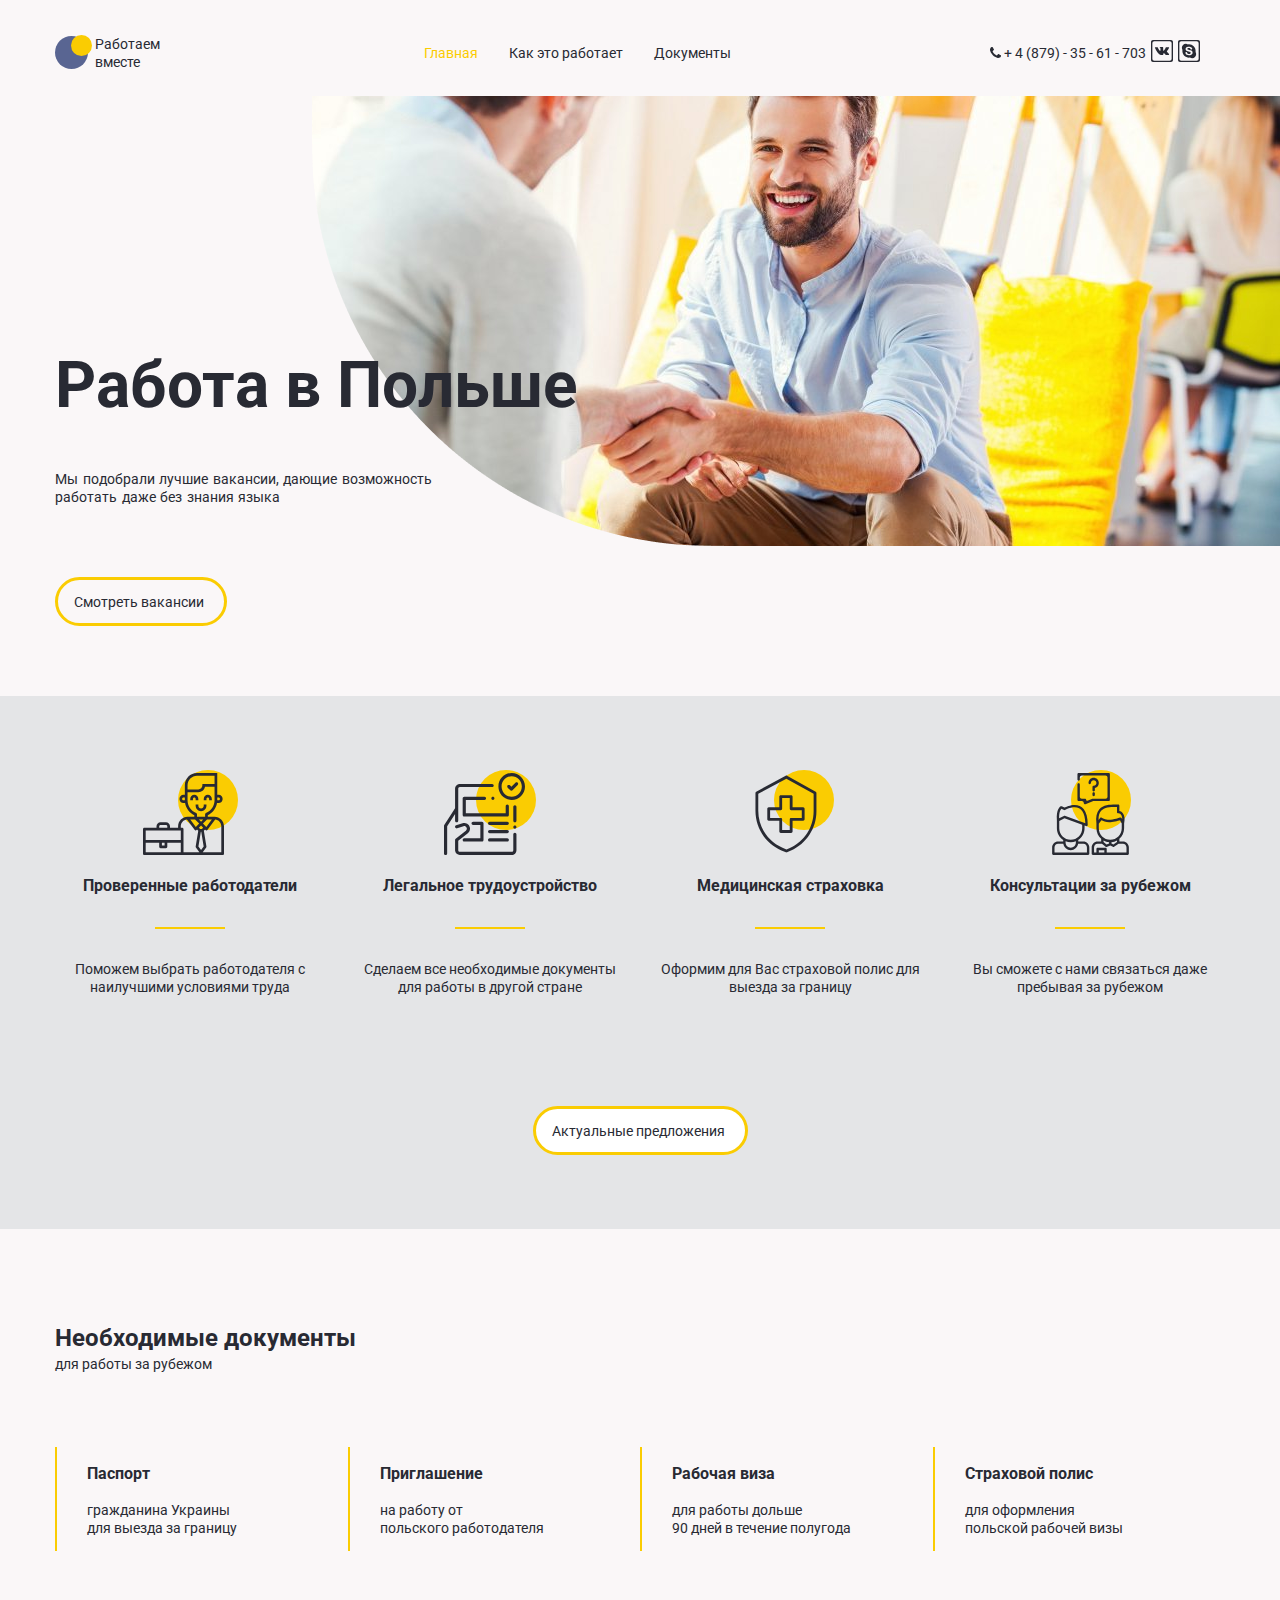
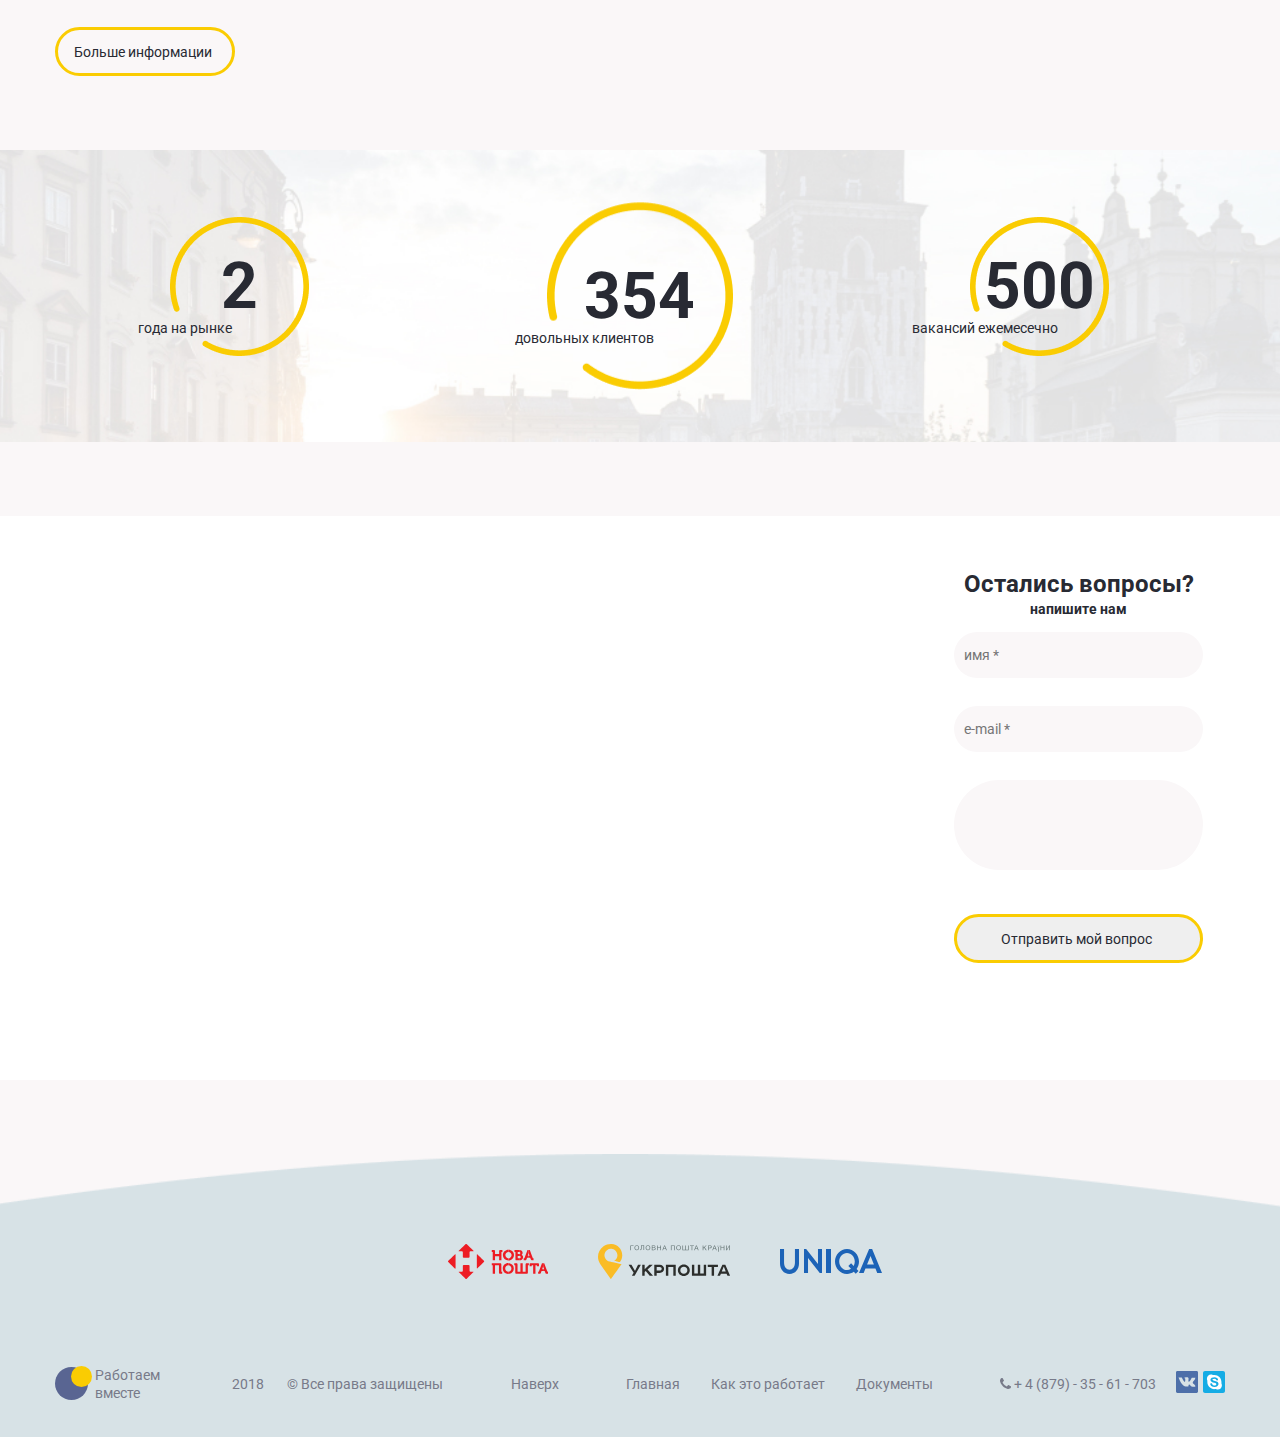
<file: index.html>
<!DOCTYPE html>
<html lang="ru">

<head>
	<meta charset="UTF-8" />
	<title>Работа в Польше</title>
	<meta http-equiv="X-UA-Compatible" content="IE=edge" />
	<meta name="viewport" content="width=device-width, initial-scale=1" />

	<meta name="description" content="Работа В Польше. Проверненные работодатели. Легальное трудоустройство. Медецинска страховка. Консультация за рубежом" />
	<link rel="icon" href="favicon.png" />
	<link rel="stylesheet" href="css/style.css" />
	<link rel="stylesheet" href="https://use.fontawesome.com/releases/v5.5.0/css/all.css" integrity="sha384-B4dIYHKNBt8Bc12p+WXckhzcICo0wtJAoU8YZTY5qE0Id1GSseTk6S+L3BlXeVIU"
	 crossorigin="anonymous">
	<link href="dist/hamburgers.css" rel="stylesheet">
	<script type="text/javascript" src="https://ajax.googleapis.com/ajax/libs/jquery/1.10.1/jquery.min.js"></script>

</head>

<body>
	<header class="ba-header" id="top">
		<div class="ba-container">
			<nav class="ba-nav">
				<a href="index.html">
					<div class="ba-logo">
						<svg width="37" height="34" viewBox="0 0 37 34" fill="none" xmlns="http://www.w3.org/2000/svg">
							<circle cx="16.5" cy="17.5" r="16.5" fill="#596592" />
							<circle cx="26.5" cy="10.5" r="10.5" fill="#FACC02" />
						</svg>
						<span class="ba-logo__text">Работаем вместе</span>
					</div>
				</a>
				<div>
					<ul class="ba-menu">
						<li class="ba-menu__list"><a class="ba-current" href="index.html">Главная</a></li>
						<li class="ba-menu__list"><a href="how-it-works.html">Как это работает</a></li>
						<li class="ba-menu__list"><a href="documents.html">Документы</a></li>
					</ul>
				</div>
				<div class="ba-socials">
					<a class="ba-tel" href="tel:+48793561703"><svg width="11" height="11" viewBox="0 0 11 11" fill="none" xmlns="http://www.w3.org/2000/svg">
							<path d="M11 8.6875C11 8.82812 10.974 9.01302 10.9219 9.24219C10.8698 9.46615 10.8151 9.64323 10.7578 9.77344C10.6484 10.0339 10.3307 10.3099 9.80469 10.6016C9.3151 10.8672 8.83073 11 8.35156 11C8.21094 11 8.07292 10.9922 7.9375 10.9766C7.80729 10.9557 7.65885 10.9219 7.49219 10.875C7.32552 10.8281 7.20052 10.7917 7.11719 10.7656C7.03906 10.7344 6.89583 10.6797 6.6875 10.6016C6.47917 10.5234 6.35156 10.4766 6.30469 10.4609C5.79427 10.2786 5.33854 10.0625 4.9375 9.8125C4.27083 9.40104 3.58073 8.84115 2.86719 8.13281C2.15885 7.41927 1.59896 6.72917 1.1875 6.0625C0.9375 5.66146 0.721354 5.20573 0.539063 4.69531C0.523438 4.64844 0.476563 4.52083 0.398438 4.3125C0.320313 4.10417 0.265625 3.96094 0.234375 3.88281C0.208333 3.79948 0.171875 3.67448 0.125 3.50781C0.078125 3.34115 0.0442708 3.19271 0.0234375 3.0625C0.0078125 2.92708 0 2.78906 0 2.64844C0 2.16927 0.132813 1.6849 0.398438 1.19531C0.690104 0.66927 0.966146 0.351562 1.22656 0.242187C1.35677 0.184895 1.53385 0.130208 1.75781 0.0781245C1.98698 0.0260411 2.17188 -5.96046e-07 2.3125 -5.96046e-07C2.38542 -5.96046e-07 2.4401 0.00781194 2.47656 0.023437C2.57031 0.0546872 2.70833 0.252604 2.89063 0.617187C2.94792 0.716145 3.02604 0.85677 3.125 1.03906C3.22396 1.22135 3.3151 1.38802 3.39844 1.53906C3.48177 1.6849 3.5625 1.82292 3.64063 1.95312C3.65625 1.97396 3.70052 2.03906 3.77344 2.14844C3.85156 2.25781 3.90885 2.35156 3.94531 2.42969C3.98177 2.5026 4 2.57552 4 2.64844C4 2.7526 3.92448 2.88281 3.77344 3.03906C3.6276 3.19531 3.46615 3.33854 3.28906 3.46875C3.11719 3.59896 2.95573 3.73698 2.80469 3.88281C2.65885 4.02865 2.58594 4.14844 2.58594 4.24219C2.58594 4.28906 2.59896 4.34896 2.625 4.42187C2.65104 4.48958 2.67188 4.54167 2.6875 4.57812C2.70833 4.61458 2.74479 4.67708 2.79688 4.76562C2.85417 4.85417 2.88542 4.90365 2.89063 4.91406C3.28646 5.6276 3.73958 6.23958 4.25 6.75C4.76042 7.26042 5.3724 7.71354 6.08594 8.10937C6.09635 8.11458 6.14583 8.14583 6.23438 8.20312C6.32292 8.25521 6.38542 8.29167 6.42188 8.3125C6.45833 8.32812 6.51042 8.34896 6.57813 8.375C6.65104 8.40104 6.71094 8.41406 6.75781 8.41406C6.85156 8.41406 6.97135 8.34115 7.11719 8.19531C7.26302 8.04427 7.40104 7.88281 7.53125 7.71094C7.66146 7.53385 7.80469 7.3724 7.96094 7.22656C8.11719 7.07552 8.2474 7 8.35156 7C8.42448 7 8.4974 7.01823 8.57031 7.05469C8.64844 7.09115 8.74219 7.14844 8.85156 7.22656C8.96094 7.29948 9.02604 7.34375 9.04688 7.35937C9.17708 7.4375 9.3151 7.51823 9.46094 7.60156C9.61198 7.6849 9.77865 7.77604 9.96094 7.875C10.1432 7.97396 10.2839 8.05208 10.3828 8.10937C10.7474 8.29167 10.9453 8.42969 10.9766 8.52344C10.9922 8.5599 11 8.61458 11 8.6875Z"
							 fill="currentColor" />
						</svg>
						+ 4 (879) - 35 - 61 - 703</a>
					<a class="ba-vk" href="https://vk.com/id353152479" target="_blank">
						<svg width="22" height="22" viewBox="0 0 22 22" fill="none" xmlns="http://www.w3.org/2000/svg">
							<path d="M6.56613 12.518C7.11773 13.2654 7.75154 13.9263 8.57034 14.3939C9.49758 14.9239 10.4959 15.0837 11.5487 15.035C12.0406 15.0114 12.1886 14.8831 12.2113 14.393C12.2265 14.0573 12.2653 13.7224 12.4306 13.4206C12.5931 13.1247 12.8396 13.0687 13.124 13.2528C13.2655 13.3458 13.3848 13.4622 13.4977 13.5868C13.7748 13.8893 14.0431 14.2026 14.3301 14.4951C14.691 14.8626 15.1191 15.0791 15.6562 15.035L17.7371 15.0359C18.072 15.0132 18.2462 14.6027 18.054 14.2277C17.9186 13.966 17.7409 13.7332 17.553 13.5073C17.1278 12.9964 16.6267 12.5611 16.1529 12.0989C15.7258 11.682 15.6987 11.44 16.0418 10.9589C16.4172 10.4333 16.8198 9.92871 17.1981 9.40599C17.5511 8.91765 17.9133 8.43002 18.0981 7.846C18.2164 7.47319 18.1117 7.30894 17.7309 7.24302C17.665 7.23221 17.5964 7.23221 17.5296 7.23221L15.2653 7.22938C14.9864 7.22495 14.833 7.34686 14.7345 7.59404C14.6009 7.92822 14.4637 8.26222 14.3046 8.58365C13.9454 9.31492 13.5436 10.0217 12.9803 10.6194C12.8557 10.751 12.7175 10.9181 12.51 10.8496C12.2509 10.7548 12.1742 10.327 12.1787 10.1826L12.1767 7.56888C12.1264 7.19624 12.0431 7.02915 11.6722 6.95668H9.32039C9.00729 6.95668 8.84924 7.07876 8.68126 7.27456C8.58558 7.38849 8.55563 7.4615 8.75444 7.49942C9.14426 7.57331 9.36557 7.82616 9.42334 8.21722C9.51636 8.84288 9.50998 9.47102 9.45594 10.0985C9.44052 10.2817 9.40898 10.4642 9.33651 10.6357C9.22293 10.9056 9.03866 10.9598 8.79768 10.7938C8.58026 10.6438 8.42682 10.4326 8.27585 10.2205C7.71167 9.42318 7.26214 8.56398 6.89465 7.66101C6.78904 7.40001 6.60582 7.24214 6.32958 7.23753C5.65059 7.22672 4.97088 7.22512 4.291 7.23841C3.88293 7.24568 3.76102 7.44431 3.92812 7.81535C4.66753 9.4611 5.49094 11.0608 6.56613 12.518Z"
							 fill="currentColor" />
							<path d="M2 0C0.89543 0 0 0.895431 0 2V20C0 21.1046 0.895431 22 2 22H20C21.1046 22 22 21.1046 22 20V2C22 0.89543 21.1046 0 20 0H2ZM20.6392 18.6392C20.6392 19.7437 19.7437 20.6392 18.6392 20.6392H3.36082C2.25625 20.6392 1.36082 19.7437 1.36082 18.6392V3.36082C1.36082 2.25625 2.25626 1.36082 3.36082 1.36082H18.6392C19.7437 1.36082 20.6392 2.25626 20.6392 3.36082V18.6392Z"
							 fill="currentColor" />
						</svg>
					</a>
					<a class="ba-skype" href="skype:anasko_buzok" target="_blank">
						<svg class="ba-icon" width="22" height="22" viewBox="0 0 22 22" fill="none" xmlns="http://www.w3.org/2000/svg">
							<path d="M4.37128 11C4.37128 14.6613 7.33869 17.6289 10.9991 17.6289C11.3512 17.6289 11.6969 17.6018 12.0341 17.5481C12.6457 17.925 13.366 18.1443 14.1379 18.1443C16.3504 18.1443 18.1443 16.3505 18.1443 14.1382C18.1443 13.366 17.9257 12.6457 17.5474 12.0341C17.6009 11.6969 17.6287 11.3521 17.6287 11C17.6287 7.338 14.6613 4.37041 11 4.37041C10.6481 4.37041 10.3022 4.39911 9.96501 4.45191C9.35424 4.07432 8.63396 3.85567 7.86211 3.85567C5.64953 3.85567 3.85565 5.64866 3.85565 7.86195C3.85565 8.63397 4.07431 9.35336 4.4519 9.96574C4.3998 10.3038 4.37128 10.6474 4.37128 11ZM12.4675 12.1854C12.2906 12.0171 12.0628 11.8893 11.78 11.8007C11.4961 11.71 11.1146 11.6149 10.6373 11.514C9.99602 11.3744 9.45966 11.2117 9.02484 11.0239C8.58983 10.8365 8.24325 10.5799 7.98668 10.2549C7.7294 9.92799 7.60146 9.52099 7.60146 9.03867C7.60146 8.57904 7.73719 8.16743 8.00776 7.81003C8.27904 7.45104 8.67134 7.17604 9.18218 6.98521C9.69143 6.79384 10.2916 6.69834 10.9791 6.69834C11.5278 6.69834 12.0039 6.76124 12.4062 6.88829C12.807 7.01551 13.1419 7.18366 13.4085 7.39452C13.6745 7.60556 13.8707 7.82722 13.9938 8.06058C14.1178 8.29376 14.1798 8.52252 14.1798 8.74489C14.1798 8.95203 14.0999 9.14038 13.9435 9.30464C13.7868 9.46978 13.5868 9.55341 13.3534 9.5527C13.1426 9.5527 12.9776 9.50469 12.8628 9.40174C12.7512 9.30162 12.634 9.14357 12.507 8.92244C12.3465 8.61483 12.1549 8.37456 11.9317 8.20251C11.7141 8.03418 11.3558 7.94647 10.8565 7.94718C10.3945 7.94718 10.0256 8.04198 9.74654 8.22643C9.46587 8.41408 9.33173 8.63113 9.33102 8.88611C9.33173 9.04594 9.37745 9.18078 9.46976 9.29542C9.5635 9.41166 9.69462 9.51248 9.86206 9.59789C10.03 9.68365 10.2009 9.75045 10.372 9.79865C10.5457 9.84755 10.8341 9.91878 11.2341 10.0125C11.7357 10.1211 12.1914 10.242 12.6007 10.3738C13.0093 10.5063 13.3573 10.6662 13.6458 10.8559C13.9357 11.0459 14.1628 11.2878 14.3248 11.5799C14.4876 11.8723 14.5681 12.2297 14.5681 12.6498C14.569 13.1568 14.4279 13.6118 14.1472 14.0151C13.8666 14.4189 13.455 14.7345 12.9163 14.9607C12.3769 15.1888 11.7396 15.3018 11.0032 15.3018C10.1208 15.3018 9.39074 15.1477 8.8138 14.8351C8.40467 14.6119 8.07191 14.3128 7.81693 13.9391C7.56036 13.5654 7.43101 13.1995 7.43101 12.8421C7.43101 12.6321 7.51163 12.4491 7.66738 12.2995C7.82561 12.1491 8.02849 12.0738 8.26894 12.0738C8.4658 12.0738 8.63413 12.1328 8.77199 12.2506C8.9086 12.3677 9.02324 12.5382 9.11627 12.763C9.22861 13.0242 9.35105 13.2422 9.48075 13.4158C9.60939 13.5879 9.79066 13.7312 10.0256 13.8436C10.2583 13.9561 10.5675 14.0119 10.9544 14.0119C11.4846 14.0119 11.9125 13.898 12.2396 13.6715C12.569 13.4436 12.7272 13.1662 12.7272 12.8306C12.7271 12.5628 12.6418 12.3505 12.4675 12.1854Z"
							 fill="currentColor" />
							<path d="M2 0C0.89543 0 0 0.895431 0 2V20C0 21.1046 0.895431 22 2 22H20C21.1046 22 22 21.1046 22 20V2C22 0.89543 21.1046 0 20 0H2ZM20.6392 18.6392C20.6392 19.7437 19.7437 20.6392 18.6392 20.6392H3.36082C2.25625 20.6392 1.36082 19.7437 1.36082 18.6392V3.36082C1.36082 2.25625 2.25626 1.36082 3.36082 1.36082H18.6392C19.7437 1.36082 20.6392 2.25626 20.6392 3.36082V18.6392Z"
							 fill="currentColor" />
						</svg>
						<svg class="ba-icon-hover" width="22" height="22" viewBox="0 0 22 22" fill="none" xmlns="http://www.w3.org/2000/svg">
							<path d="M20 0H2C0.895431 0 0 0.89543 0 2V20C0 21.1046 0.89543 22 2 22H20C21.1046 22 22 21.1046 22 20V2C22 0.895431 21.1046 0 20 0Z"
							 fill="#15ACE5" />
							<path d="M18.6506 13.1009C18.4865 12.6431 18.3945 12.1557 18.4362 11.6712C18.4535 11.4702 18.4624 11.2668 18.4624 11.0613C18.4624 7.15984 15.2996 3.99702 11.3981 3.99702C11.1926 3.99702 10.9892 4.00589 10.7883 4.02319C10.3037 4.06491 9.81631 3.97292 9.35846 3.80881C8.92944 3.65503 8.46725 3.57104 7.98528 3.57104C5.7333 3.57104 3.90771 5.39663 3.90771 7.64861C3.90771 8.13058 3.99171 8.59276 4.14549 9.02177C4.30961 9.4796 4.40158 9.96694 4.35986 10.4515C4.34256 10.6525 4.33369 10.8559 4.33369 11.0613C4.33369 14.9629 7.49651 18.1257 11.398 18.1257C11.6035 18.1257 11.8069 18.1168 12.0078 18.0995C12.4924 18.0578 12.9798 18.1498 13.4376 18.3139C13.8666 18.4677 14.3288 18.5517 14.8108 18.5517C17.0627 18.5517 18.8883 16.7261 18.8883 14.4741C18.8884 13.9921 18.8044 13.53 18.6506 13.1009ZM11.5323 15.9128C9.02202 15.9128 7.76689 14.9715 7.3807 13.7888C6.9945 12.6061 7.8393 12.2682 8.10481 12.244C8.37032 12.2199 8.93353 12.2842 9.09443 12.775C9.2617 13.2851 9.81854 14.2957 11.0254 14.4163C12.2322 14.537 13.0288 13.9819 13.2701 13.4026C13.5115 12.8233 13.077 12.0268 11.2185 11.7613C9.35993 11.4958 7.42897 10.6751 7.42897 8.81656C7.42897 6.958 9.55303 6.20975 11.5805 6.20975C13.6081 6.20975 14.636 7.35486 14.8632 7.8028C15.1448 8.35795 15.0482 9.28293 14.3804 9.44412C13.6805 9.61308 13.3184 9.22689 12.8115 8.28554C12.2874 7.31209 10.422 7.56143 9.7944 8.11658C9.16684 8.67173 9.3358 9.46826 11.9426 9.97513C14.5494 10.482 15.5149 11.4234 15.5149 12.8957C15.5149 14.3681 14.0425 15.9128 11.5323 15.9128Z"
							 fill="white" />
						</svg>
					</a>
					<div class="ba-burger">
						<a href="#">
							<div class="hamburger hamburger--emphatic">
								<div class="hamburger-box">
									<div class="hamburger-inner"></div>
								</div>
							</div>
						</a>
					</div>
				</div>
			</nav>
		</div>
	</header>
	<main>
		<section class="ba-about-section">
			<div class="ba-container">
				<div class="ba-about">
					<h1 class="ba-about__title">Работа в Польше</h1>
					<p class="ba-about__desc">Мы подобрали лучшие вакансии, дающие возможность работать даже без знания языка</p>
					<p class="ba-about__mobile">Мы подобрали для Вас лучшие вакансии</p>
					<a class="ba-button" href="#">Смотреть вакансии</a>
				</div>
			</div>
		</section>
		<section class="ba-services-section">
			<div class="ba-container">
				<div class="ba-services">
					<div class="ba-row">
						<div class="ba-col-3 ba-medium-6 ba-small">
							<div class="ba-services__item">
								<svg width="95" height="85" viewBox="0 0 95 85" fill="none" xmlns="http://www.w3.org/2000/svg">
									<circle cx="65" cy="30" r="30" fill="#FACC02" />
									<path d="M51.3 24.8667C49.0632 24.8667 47.25 26.7023 47.25 28.9667V30.3333H49.95V28.9667C49.95 28.2119 50.5545 27.6 51.3 27.6C52.0455 27.6 52.65 28.2119 52.65 28.9667V30.3333H55.35V28.9667C55.35 26.7023 53.5368 24.8667 51.3 24.8667Z"
									 fill="#282A33" />
									<path d="M64.8 24.8667C62.5632 24.8667 60.75 26.7023 60.75 28.9667V30.3333H63.45V28.9667C63.45 28.2119 64.0545 27.6 64.8 27.6C65.5455 27.6 66.15 28.2119 66.15 28.9667V30.3333H68.85V28.9667C68.85 26.7023 67.0368 24.8667 64.8 24.8667Z"
									 fill="#282A33" />
									<path d="M60.75 34.4333V35.8C60.75 37.3096 59.5412 38.5333 58.05 38.5333C56.5588 38.5333 55.35 37.3096 55.35 35.8V34.4333H52.65V35.8C52.65 38.8191 55.0677 41.2667 58.05 41.2667C61.0323 41.2667 63.45 38.8191 63.45 35.8V34.4333H60.75Z"
									 fill="#282A33" />
									<path d="M71.55 46.7333H64.8V45.23C69.6855 42.987 73.1437 38.4245 74.0191 33.0667H75.6C77.8368 33.0667 79.65 31.2311 79.65 28.9667C79.65 26.7023 77.8368 24.8667 75.6 24.8667H74.25V3H54C47.2929 3.00752 41.8574 8.51006 41.85 15.3V24.8667H40.5C38.2632 24.8667 36.45 26.7023 36.45 28.9667C36.45 31.2311 38.2632 33.0667 40.5 33.0667H42.0808C42.9563 38.4245 46.4145 42.987 51.3 45.23V46.7333H44.55C39.3334 46.7393 35.1059 51.019 35.1 56.3V57.6667H27V56.3C27 54.0356 25.1868 52.2 22.95 52.2H17.55C15.3132 52.2 13.5 54.0356 13.5 56.3V57.6667H1.35C0.604462 57.6667 0 58.2786 0 59.0333V83.6333C0 84.3881 0.604462 85 1.35 85H79.65C80.3955 85 81 84.3881 81 83.6333V56.3C80.9941 51.019 76.7666 46.7393 71.55 46.7333ZM74.25 27.6H75.6C76.3455 27.6 76.95 28.2119 76.95 28.9667C76.95 29.7214 76.3455 30.3333 75.6 30.3333H74.25V27.6ZM41.85 30.3333H40.5C39.7545 30.3333 39.15 29.7214 39.15 28.9667C39.15 28.2119 39.7545 27.6 40.5 27.6H41.85V30.3333ZM68.85 49.4667L63.3042 56.9533L63.0545 56.7004L59.9589 53.5667L64.0089 49.4667H68.85ZM60.1911 57.6667L58.8411 59.0333H57.2589L55.9089 57.6667L58.05 55.4991L60.1911 57.6667ZM55.9089 49.4667H60.1911L58.05 51.6342L55.9089 49.4667ZM44.55 15.3C44.5559 10.019 48.7834 5.73931 54 5.73333H71.55V13.9333H59.4V15.3C59.4 17.5644 57.5868 19.4 55.35 19.4H44.55V15.3ZM44.55 30.3333V22.1333H55.35C58.5566 22.1297 61.3195 19.8464 61.965 16.6667H71.55V30.3333C71.5684 35.9667 68.1507 41.0273 62.9586 43.0543C62.441 43.2591 62.1002 43.7641 62.1 44.3266V46.7333H54V44.3266C53.9998 43.7641 53.659 43.2591 53.1414 43.0543C47.9493 41.0273 44.5316 35.9667 44.55 30.3333ZM52.0911 49.4667L56.1411 53.5667L53.0455 56.7004L52.7958 56.9533L47.25 49.4667H52.0911ZM16.2 56.3C16.2 55.5453 16.8045 54.9333 17.55 54.9333H22.95C23.6955 54.9333 24.3 55.5453 24.3 56.3V57.6667H16.2V56.3ZM37.8 82.2667H2.7V72.7H16.2V76.8C16.2 77.5547 16.8045 78.1667 17.55 78.1667H22.95C23.6955 78.1667 24.3 77.5547 24.3 76.8V72.7H37.8V82.2667ZM18.9 75.4333V72.7H21.6V75.4333H18.9ZM37.8 69.9667H2.7V60.4H37.8V69.9667ZM40.5 82.2667V59.0333C40.5 58.2786 39.8955 57.6667 39.15 57.6667H37.8V56.3C37.8113 52.7831 40.4627 49.8516 43.9223 49.5309L51.57 59.8533C51.8041 60.1716 52.1633 60.371 52.5542 60.4H52.65C53.0081 60.4 53.3513 60.2558 53.6045 59.9996L54 59.5991L55.2542 60.8688L52.6689 76.5745C52.6078 76.9432 52.6986 77.3209 52.92 77.62L56.3625 82.2667H40.5ZM55.4269 76.4474L57.8435 61.7667H58.2565L60.673 76.4474L58.05 79.9884L55.4269 76.4474ZM78.3 82.2667H59.7375L63.18 77.62C63.4014 77.3209 63.4922 76.9432 63.4311 76.5745L60.8458 60.8688L62.1 59.5991L62.4955 59.9996C62.7487 60.2558 63.0919 60.4 63.45 60.4H63.5459C63.9367 60.371 64.2959 60.1716 64.53 59.8533L72.1777 49.5309C75.6373 49.8516 78.2887 52.7831 78.3 56.3V82.2667Z"
									 fill="#282A33" />
								</svg>
								<h3 class="ba-services__title">Проверенные работодатели</h3>
								<p>Поможем выбрать работодателя с наилучшими условиями труда</p>
							</div>
						</div>
						<div class="ba-col-3 ba-medium-6 ba-small">
							<div class="ba-services__item">
								<svg width="92" height="85" viewBox="0 0 92 85" fill="none" xmlns="http://www.w3.org/2000/svg">
									<circle cx="62" cy="30" r="30" fill="#FACC02" />
									<path d="M67.7109 3C60.3833 3 54.4219 9.03517 54.4219 16.4531C54.4219 23.8711 60.3833 29.9062 67.7109 29.9062C75.0386 29.9062 81 23.8711 81 16.4531C81 9.03517 75.0386 3 67.7109 3ZM67.7109 26.7031C62.1279 26.7031 57.5859 22.105 57.5859 16.4531C57.5859 10.8012 62.1279 6.20312 67.7109 6.20312C73.2939 6.20312 77.8359 10.8012 77.8359 16.4531C77.8359 22.105 73.2939 26.7031 67.7109 26.7031Z"
									 fill="#282A33" />
									<path d="M50.0033 27.1724C49.709 26.8745 49.3008 26.7031 48.8848 26.7031C48.4687 26.7031 48.0605 26.8743 47.7663 27.1724C47.472 27.4703 47.3027 27.8835 47.3027 28.3047C47.3027 28.7259 47.472 29.1391 47.7663 29.4368C48.0605 29.7347 48.4687 29.9062 48.8848 29.9062C49.3008 29.9062 49.709 29.7349 50.0033 29.4368C50.2975 29.1391 50.4668 28.7259 50.4668 28.3047C50.4668 27.8835 50.2975 27.4703 50.0033 27.1724Z"
									 fill="#282A33" />
									<path d="M63.2812 34.5775C62.4075 34.5775 61.6992 35.2947 61.6992 36.1791V43.3594H21.832V29.9062H40.5C41.3738 29.9062 42.082 29.1891 42.082 28.3047C42.082 27.4203 41.3738 26.7031 40.5 26.7031H20.25C19.3762 26.7031 18.668 27.4203 18.668 28.3047V44.9609C18.668 45.8453 19.3762 46.5625 20.25 46.5625H63.2812C64.155 46.5625 64.8633 45.8453 64.8633 44.9609V36.1791C64.8633 35.2947 64.155 34.5775 63.2812 34.5775Z"
									 fill="#282A33" />
									<path d="M63.2813 60.0156H45.5992C44.7255 60.0156 44.0172 60.7328 44.0172 61.6172C44.0172 62.5016 44.7255 63.2188 45.5992 63.2188H63.2813C64.155 63.2188 64.8633 62.5016 64.8633 61.6172C64.8633 60.7328 64.155 60.0156 63.2813 60.0156Z"
									 fill="#282A33" />
									<path d="M63.2813 51.6875H45.5992C44.7255 51.6875 44.0172 52.4047 44.0172 53.2891C44.0172 54.1734 44.7255 54.8906 45.5992 54.8906H63.2813C64.155 54.8906 64.8633 54.1734 64.8633 53.2891C64.8633 52.4047 64.155 51.6875 63.2813 51.6875Z"
									 fill="#282A33" />
									<path d="M63.2813 68.3438H45.5992C44.7255 68.3438 44.0172 69.0609 44.0172 69.9453C44.0172 70.8297 44.7255 71.5469 45.5992 71.5469H63.2813C64.155 71.5469 64.8633 70.8297 64.8633 69.9453C64.8633 69.0609 64.155 68.3438 63.2813 68.3438Z"
									 fill="#282A33" />
									<path d="M37.932 51.6875H29.091C28.2173 51.6875 27.509 52.4047 27.509 53.2891C27.509 54.1734 28.2173 54.8906 29.091 54.8906H36.35V68.3438H20.25C19.3762 68.3438 18.668 69.0609 18.668 69.9453C18.668 70.8297 19.3762 71.5469 20.25 71.5469H37.932C38.8058 71.5469 39.5141 70.8297 39.5141 69.9453V53.2891C39.5141 52.4047 38.8058 51.6875 37.932 51.6875Z"
									 fill="#282A33" />
									<path d="M70.875 35.2715C70.0012 35.2715 69.293 35.9887 69.293 36.873V50.6956C69.293 51.58 70.0012 52.2972 70.875 52.2972C71.7488 52.2972 72.457 51.58 72.457 50.6956V36.873C72.457 35.9887 71.7488 35.2715 70.875 35.2715Z"
									 fill="#282A33" />
									<path d="M71.9935 56.0005C71.6992 55.7026 71.2911 55.5312 70.875 55.5312C70.4589 55.5312 70.0508 55.7025 69.7565 56.0005C69.4622 56.2984 69.293 56.7116 69.293 57.1328C69.293 57.554 69.4622 57.9672 69.7565 58.265C70.0508 58.5628 70.4589 58.7344 70.875 58.7344C71.2911 58.7344 71.6992 58.563 71.9935 58.265C72.2878 57.9672 72.457 57.554 72.457 57.1328C72.457 56.7116 72.2878 56.2984 71.9935 56.0005Z"
									 fill="#282A33" />
									<path d="M70.875 62.6884C70.0013 62.6884 69.293 63.4056 69.293 64.29V80.1953C69.293 81.0784 68.5833 81.7968 67.7109 81.7968H15.8203C14.948 81.7968 14.2383 81.0784 14.2383 80.1953V70.7289L23.8102 63.1955C25.5307 61.8417 26.326 59.6584 25.8862 57.4979C25.5609 55.8997 24.5754 54.5123 23.1826 53.6912C21.7898 52.8705 20.1114 52.6875 18.5783 53.1896L12.1693 55.2886C11.338 55.5608 10.8822 56.4638 11.151 57.3054C11.4199 58.147 12.312 58.6086 13.1432 58.3363L19.5522 56.2373C20.241 56.0118 20.9648 56.0906 21.5905 56.4595C22.2162 56.8283 22.6413 57.4267 22.7873 58.1445C22.9819 59.1009 22.6299 60.0673 21.8683 60.6668L11.6852 68.681C11.2997 68.9843 11.0742 69.4509 11.0742 69.9453V80.1953V80.6975C11.0742 80.8268 11.0897 80.8657 11.1184 80.8412C11.4311 83.186 13.4198 85 15.8203 85H67.7109C70.3279 85 72.457 82.8446 72.457 80.1953V64.29C72.457 63.4056 71.7488 62.6884 70.875 62.6884Z"
									 fill="#282A33" />
									<path d="M48.1464 13.8906H15.8203C13.2033 13.8906 11.0742 16.046 11.0742 18.6953V38.2879L0.260877 54.9023C0.0908086 55.164 0 55.4702 0 55.7835V83.3984C0 84.2828 0.708275 85 1.58203 85C2.45579 85 3.16406 84.2828 3.16406 83.3984V56.2636L11.0742 44.1099V50.6957C11.0742 51.58 11.7825 52.2972 12.6562 52.2972C13.53 52.2972 14.2383 51.58 14.2383 50.6957V18.6953C14.2383 17.8122 14.948 17.0938 15.8203 17.0938H48.1464C49.0202 17.0938 49.7285 16.3766 49.7285 15.4922C49.7285 14.6078 49.0202 13.8906 48.1464 13.8906Z"
									 fill="#282A33" />
									<path d="M73.7067 12.7332C73.0887 12.1081 72.0871 12.1079 71.4692 12.7332L67.3945 16.8583L65.9164 15.362C65.2986 14.7367 64.2969 14.7367 63.6791 15.362C63.0613 15.9875 63.0613 17.0015 63.6791 17.6271L66.2759 20.2557C66.5848 20.5683 66.9897 20.7248 67.3945 20.7248C67.7994 20.7248 68.2044 20.5683 68.5132 20.2557L73.7067 14.9982C74.3244 14.3728 74.3246 13.3587 73.7067 12.7332Z"
									 fill="#282A33" />
								</svg>
								<h3 class="ba-services__title">Легальное трудоустройство</h3>
								<p>Сделаем все необходимые документы для работы в другой странe</p>
							</div>
						</div>
						<div class="ba-col-3 ba-medium-6 ba-small">
							<div class="ba-services__item">
								<svg width="88" height="85" viewBox="0 0 88 85" fill="none" xmlns="http://www.w3.org/2000/svg">
									<circle cx="58" cy="30" r="30" fill="#FACC02" />
									<path d="M69.7011 21.6862L41.0287 5.77858C40.6137 5.54788 40.1121 5.5447 39.694 5.77032L10.2048 21.6779C9.74715 21.9251 9.4615 22.4075 9.4615 22.9325V40.8731C9.46213 58.1382 19.6913 73.7179 35.4156 80.4019L39.8999 82.3619C40.2565 82.5176 40.6614 82.5169 41.0168 82.36L44.9988 80.6027C60.4331 73.7694 70.4137 58.341 70.4306 41.2869V22.9331C70.4306 22.4139 70.1512 21.9366 69.7011 21.6862ZM67.6231 41.2869C67.6062 57.211 58.2866 71.6174 43.8751 77.9982L40.4536 79.5083L36.5224 77.7892L36.513 77.7853C21.8271 71.5456 12.2715 56.9968 12.269 40.8731V23.786L40.345 8.63915L67.6231 23.7745V41.2869Z"
									 fill="#282A33" />
									<path d="M33.3275 26.5798V37.3408H22.6978C21.9156 37.3598 21.2909 38.01 21.294 38.8025V49.2794C21.2909 50.0713 21.9156 50.7214 22.6978 50.7405H33.3275V61.5015C33.3464 62.294 33.9886 62.9257 34.7714 62.9226H45.1206C45.9028 62.9257 46.5457 62.294 46.5645 61.5015V50.7405H57.1936C57.9765 50.7214 58.6011 50.0713 58.598 49.2794V38.8025C58.6011 38.01 57.9765 37.3598 57.1936 37.3408H46.5645V26.5798C46.5457 25.7873 45.9028 25.1556 45.1206 25.1587H34.7714C33.9886 25.1556 33.3464 25.7873 33.3275 26.5798ZM36.1356 38.8025V28.0009H43.7564V38.8025C43.7488 39.1711 43.8907 39.5264 44.1475 39.7876C44.4049 40.0475 44.7564 40.1912 45.1206 40.1829H55.7899V47.8984H45.1206C44.7564 47.8901 44.4049 48.0337 44.1475 48.2943C43.8907 48.5549 43.7488 48.9102 43.7564 49.2794V60.0804H36.1356V49.2794C36.1432 48.9102 36.0013 48.5549 35.7445 48.2943C35.4865 48.0337 35.1356 47.8901 34.7714 47.8984H24.1022V40.1829H34.7714C35.1356 40.1912 35.4865 40.0475 35.7445 39.7876C36.0013 39.5264 36.1432 39.1711 36.1356 38.8025Z"
									 fill="#282A33" />
								</svg>
								<h3 class="ba-services__title">Mедицинская страховка</h3>
								<p>Оформим для Вас страховой полис для выезда за границу</p>
							</div>
						</div>
						<div class="ba-col-3 ba-medium-6 ba-small">
							<div class="ba-services__item">
								<svg width="81" height="85" viewBox="0 0 81 85" fill="none" xmlns="http://www.w3.org/2000/svg">
									<circle cx="51" cy="30" r="30" fill="#FACC02" />
									<g clip-path="url(#clip0)">
										<path d="M59.5318 3.35234C59.3104 3.12813 59.005 3 58.6934 3H28.6348C28.3215 3 28.0162 3.12813 27.7963 3.35234C27.5748 3.57496 27.4482 3.8839 27.4482 4.20117V9.62086C27.4482 10.2839 27.9798 10.8236 28.6348 10.8236C29.2881 10.8236 29.8213 10.2839 29.8213 9.62086V7.40234C29.8213 6.29777 30.7167 5.40234 31.8213 5.40234H55.5068C56.6114 5.40234 57.5068 6.29777 57.5068 7.40234V26.6266C57.5068 27.7312 56.6114 28.6266 55.5068 28.6266H42.873C42.7228 28.6266 42.5709 28.657 42.4332 28.7131L37.4723 30.7197C36.8398 30.9755 36.1494 30.51 36.1494 29.8278C36.1494 29.5123 36.0229 29.2032 35.8014 28.9789C35.5815 28.7547 35.2746 28.6266 34.9629 28.6266H31.8213C30.7167 28.6266 29.8213 27.7312 29.8213 26.6266V14.4255C29.8213 13.7641 29.2881 13.226 28.6348 13.226C27.9798 13.226 27.4482 13.7641 27.4482 14.4255V29.8278C27.4482 30.1449 27.5748 30.454 27.7963 30.6782C28.016 30.9008 28.3215 31.0289 28.6346 31.0289H31.7762C32.8808 31.0289 33.7762 31.9247 33.7762 33.0293C33.7762 33.4281 33.9708 33.7997 34.2967 34.0239C34.4945 34.1584 34.7238 34.2305 34.9627 34.2305C35.1146 34.2305 35.2633 34.2015 35.4025 34.144L42.7398 31.175C42.9782 31.0785 43.2329 31.0289 43.49 31.0289H58.6934C59.005 31.0289 59.3102 30.9008 59.5318 30.6782C59.7533 30.4541 59.8799 30.145 59.8799 29.8278V4.20117C59.8799 3.8839 59.7533 3.57496 59.5318 3.35234Z"
										 fill="#282A33" />
										<path d="M72.9315 71.3871H69.3725L69.3738 68.7277C72.2794 66.1576 74.118 62.3816 74.118 58.1788V53.5705C75.0451 48.8494 74.6198 45.3484 72.8521 43.1654C71.7378 41.7894 70.3567 41.2649 69.3719 41.0687V35.7524C69.3719 35.0889 68.8408 34.5513 68.1854 34.5513C67.7351 34.5513 67.2738 34.5487 66.8043 34.5463C66.3134 34.5436 65.8133 34.541 65.3075 34.541C59.5834 34.541 53.157 34.9076 49.3396 39.2852C46.5937 42.434 45.6429 47.0843 46.4323 53.5014V58.179C46.4323 62.3829 48.2719 66.1599 51.1787 68.7299V71.3874H47.6191C44.3478 71.3874 41.6865 74.0815 41.6865 77.3932V83.7988C41.6865 84.4624 42.2176 85 42.873 85H47.6191H55.5293H77.6776C78.333 85 78.8641 84.4624 78.8641 83.7988V77.3992C78.8641 77.3969 78.8643 77.3952 78.8643 77.3929C78.8643 74.0812 76.2028 71.3871 72.9315 71.3871ZM51.1189 40.8749C54.2825 37.2469 60.1017 36.943 65.3078 36.943C65.8093 36.943 66.3051 36.9458 66.7919 36.9483C66.8612 36.9486 66.9302 36.949 66.9992 36.9494V42.1585C66.9992 42.4901 67.1288 42.8073 67.3675 43.0344C67.6064 43.2615 67.9217 43.3791 68.2482 43.3579C68.3562 43.3515 69.9206 43.3344 71.0172 44.6884C71.8271 45.6885 72.2311 47.2232 72.2221 49.2128L71.7064 48.1689C71.4452 47.6396 70.8416 47.3815 70.2849 47.5616C70.2143 47.5843 63.1841 49.8367 59.1287 49.8367C55.2388 49.8367 51.7191 47.7017 51.6854 47.681C51.1638 47.3578 50.4848 47.4898 50.1176 47.9852L48.5517 50.0989C48.456 46.0375 49.3156 42.9427 51.1189 40.8749ZM48.8057 58.1786V53.7601L51.4034 50.2538C52.8664 50.9903 55.8337 52.2391 59.1287 52.2391C62.6431 52.2391 67.8752 50.7942 70.0319 50.1503L71.7451 53.6192V58.1786C71.7451 64.5786 66.5999 69.7855 60.2754 69.7855C53.9509 69.7855 48.8057 64.5786 48.8057 58.1786ZM67 70.4197L66.9992 71.945L63.3556 74.4047L61.4618 73.447V72.1358C63.4578 71.9635 65.3341 71.3606 67 70.4197ZM59.0889 72.1359V73.3765L56.5227 74.4156L53.5521 72.0107V70.4205C55.2175 71.3611 57.0933 71.9636 59.0889 72.1359ZM54.3428 82.5977H48.8058V80.1953H54.3428V82.5977ZM76.4911 77.3929V82.5977H56.7158V78.9941C56.7158 78.3306 56.1847 77.793 55.5293 77.793H47.6195C46.964 77.793 46.4329 78.3306 46.4329 78.9941V82.5977H44.0599V77.3929C44.0599 75.406 45.6568 73.7894 47.6195 73.7894H51.9495L55.5806 76.7287C55.591 76.7372 55.6029 76.7428 55.6135 76.751C55.647 76.7761 55.6813 76.7995 55.7169 76.821C55.7384 76.834 55.7598 76.8466 55.7816 76.858C55.8156 76.8754 55.8506 76.8905 55.8857 76.9046C55.9093 76.914 55.9326 76.9243 55.9564 76.9321C55.9955 76.945 56.0355 76.9541 56.0759 76.9627C56.096 76.9671 56.1156 76.9731 56.1357 76.9765C56.1969 76.9864 56.2589 76.9922 56.3217 76.9922C56.3632 76.9922 56.4045 76.9893 56.4462 76.985C56.4535 76.984 56.4608 76.9826 56.4682 76.9816C56.5008 76.9776 56.5333 76.9722 56.5658 76.9653C56.5791 76.9624 56.5923 76.9589 56.6056 76.9555C56.631 76.9491 56.6565 76.9421 56.6818 76.9337C56.6983 76.9285 56.7147 76.9227 56.7312 76.9166C56.7413 76.9129 56.7519 76.91 56.762 76.9059L60.2213 75.5051L62.9109 76.8652C62.9291 76.8745 62.9479 76.881 62.9663 76.8892C62.9878 76.8987 63.0088 76.9089 63.0305 76.9171C63.0602 76.9281 63.09 76.9366 63.1199 76.9451C63.1343 76.9491 63.1484 76.9546 63.1628 76.9579C63.2048 76.9682 63.2468 76.9757 63.2892 76.9813C63.2928 76.9816 63.2961 76.9826 63.2996 76.9832C63.3464 76.9888 63.3934 76.992 63.4401 76.992C63.4959 76.992 63.5511 76.9879 63.606 76.98C63.6299 76.9765 63.6537 76.9698 63.6775 76.9648C63.7078 76.9586 63.7383 76.9533 63.7679 76.9448C63.7919 76.9376 63.8157 76.9277 63.8394 76.9192C63.869 76.9084 63.8984 76.8982 63.927 76.8854C63.9479 76.8756 63.9682 76.8639 63.9887 76.8532C64.0196 76.8368 64.0503 76.8204 64.0797 76.8013C64.086 76.7971 64.093 76.7944 64.0993 76.7901L68.5447 73.7894H72.9316C74.893 73.7894 76.489 75.4038 76.4912 77.3889C76.4912 77.3902 76.4911 77.3916 76.4911 77.3929Z"
										 fill="#282A33" />
										<path d="M33.3807 71.387H28.2397L28.2405 69.9375C32.0451 67.4382 34.5672 63.101 34.5672 58.1786V55.5316L36.1456 56.1022C36.2753 56.1491 36.4103 56.1722 36.5446 56.1722C36.7862 56.1722 37.0255 56.0974 37.2282 55.9529C37.5437 55.7279 37.7313 55.3618 37.7313 54.971C37.7313 47.7622 36.3603 42.4093 33.6563 39.0616C31.435 36.3112 28.3815 34.9167 24.5805 34.9167C20.15 34.9167 15.9981 36.8436 14.5229 37.6096L11.7423 36.2694C11.3892 36.0992 10.976 36.116 10.6379 36.3142C10.162 36.5931 6.0201 39.3498 6.88168 50.211V58.1786C6.88168 63.1017 9.40438 67.4392 13.2098 69.9384V71.387H8.06836C4.79704 71.387 2.13574 74.0812 2.13574 77.3929V83.7988C2.13574 84.4624 2.66699 85 3.32227 85H38.1266C38.7819 85 39.3132 84.4624 39.3132 83.7988V77.3991C39.3132 77.3969 39.3135 77.3951 39.3135 77.3929C39.3133 74.0812 36.652 71.387 33.3807 71.387ZM11.4256 38.7774L14.0446 40.0398C14.396 40.2094 14.808 40.1927 15.1456 39.9969C15.1918 39.97 19.8159 37.3191 24.5807 37.3191C31.3744 37.3191 34.9866 42.6793 35.3312 53.2567L14.7955 45.832C14.6661 45.7852 14.5311 45.7622 14.3965 45.7622C14.2141 45.7622 14.0323 45.8048 13.8659 45.889L9.15158 48.2752C8.97866 42.2575 10.6227 39.673 11.4256 38.7774ZM9.25488 58.1786V50.9085L14.4743 48.2667L32.1943 54.6734V58.1786C32.1943 64.5786 27.0491 69.7855 20.7246 69.7855C14.4001 69.7855 9.25488 64.5786 9.25488 58.1786ZM25.8668 71.1849L25.8661 72.5876V72.5879V72.588C25.8661 75.4582 23.5595 77.7931 20.7244 77.7931C17.8895 77.7931 15.5828 75.4582 15.5828 72.588V71.1852C17.1734 71.8313 18.9086 72.1878 20.7244 72.1878C22.5408 72.1878 24.2761 71.8311 25.8668 71.1849ZM36.9401 77.3929V82.5977H36.94H4.50879V77.3929C4.50879 75.406 6.10553 73.7894 8.06836 73.7894H13.3046C13.8754 77.4152 16.9848 80.1955 20.7246 80.1955C24.4644 80.1955 27.5739 77.4152 28.1447 73.7894H33.3809C35.3423 73.7894 36.9381 75.4038 36.9403 77.3889C36.9403 77.3902 36.9401 77.3916 36.9401 77.3929Z"
										 fill="#282A33" />
										<path d="M47.2994 9.32779C46.328 8.34603 45.0371 7.8047 43.6641 7.8031C42.2893 7.8047 40.9982 8.34603 40.0286 9.32779C39.0572 10.3111 38.5225 11.618 38.5225 13.0082C38.5225 13.6712 39.054 14.2094 39.709 14.2094C40.3624 14.2094 40.8955 13.6712 40.8955 13.0082V13.0064C40.8971 12.2585 41.185 11.557 41.7071 11.0285C42.2292 10.5 42.9235 10.2069 43.6641 10.2053C44.4029 10.2069 45.0974 10.5 45.6193 11.0285C46.1429 11.557 46.431 12.2599 46.4326 13.008C46.431 13.7575 46.1431 14.4605 45.6193 14.989C45.1009 15.5138 44.4122 15.8061 43.6791 15.8116C43.674 15.8114 43.669 15.8108 43.6639 15.8108C43.0088 15.8108 42.4774 16.3503 42.4774 17.0135V20.2167C42.4774 20.8781 43.0088 21.4178 43.6639 21.4178C44.3173 21.4178 44.8504 20.8781 44.8504 20.2167V18.0734H44.8506C45.7701 17.8545 46.6144 17.3819 47.2994 16.6886C48.2692 15.7068 48.8041 14.3999 48.8057 13.0082C48.8041 11.6179 48.2692 10.311 47.2994 9.32779Z"
										 fill="#282A33" />
										<path d="M43.6641 22.2188C43.0089 22.2188 42.4775 22.7567 42.4775 23.4199V25.0199C42.4775 25.6829 43.0089 26.2211 43.6641 26.2211C44.3174 26.2211 44.8506 25.6829 44.8506 25.0199V23.4199C44.8506 22.7567 44.3173 22.2188 43.6641 22.2188Z"
										 fill="#282A33" />
									</g>
								</svg>
								<h3 class="ba-services__title">Консультации за рубежом</h3>
								<p>Вы сможете с нами связаться даже пребывая за рубежом</p>
							</div>
						</div>
					</div>
					<div class="ba-centre">
						<a class="ba-button" href="#">Актуальные предложения</a>
					</div>
				</div>
			</div>
		</section>
		<section class="ba-document-section">
			<div class="ba-container">
				<div class="ba-document">
					<h2 class="ba-document__title">Необходимые документы</h2>
					<span class="ba-document__desc">для работы за рубежом</span>
					<div class="ba-row">
						<div class="ba-col-3 ba-medium-6 ba-small">
							<h3>Паспорт</h3>
							<p>гражданина Украины <br>для выезда за границу</p>
						</div>
						<div class="ba-col-3 ba-medium-6 ba-small">
							<h3>Приглашение</h3>
							<p>на работу от <br>польского работодателя</p>
						</div>
						<div class="ba-col-3 ba-medium-6 ba-small">
							<h3>Рабочая виза</h3>
							<p>для работы дольше <br>90 дней в течениe полугода</p>
						</div>
						<div class="ba-col-3 ba-medium-6 ba-small">
							<h3>Страховой полис</h3>
							<p>для оформления <br>польской рабочей визы</p>
						</div>
					</div>
					<a class="ba-button" href="#">Больше информации</a>
				</div>
			</div>
		</section>
		<section class="ba-result-section">
			<div class="ba-container">
				<div class="ba-result">
					<div class="ba-row">
						<div class="ba-col-4 ba-medium-12">
							<div class="ba-result__item">
								<div class="ba-result__small">
									<h3 class="ba-result__title ba-result__title--year">2</h3>
									<span class="ba-result__desc">года на рынке</span>
								</div>
							</div>
						</div>
						<div class="ba-col-4 ba-medium-12">
							<div class="ba-result__item">
								<div class="ba-result__big">
									<h3 class="ba-result__title ba-result__title--client">354</h3>
									<span class="ba-result__desc">довольных клиентов</span>
								</div>
							</div>
						</div>
						<div class="ba-col-4 ba-medium-12">
							<div class="ba-result__item">
								<div class="ba-result__small">
									<h3 class="ba-result__title ba-result__title--vacansy">500</h3>
									<span class="ba-result__desc">вакансий ежемесечно</span>
								</div>
							</div>
						</div>
					</div>
				</div>
			</div>
		</section>
		<section class="ba-map">
			<div class="ba-row">
				<div class="ba-col-8 ba-medium-12">
					<iframe src="https://snazzymaps.com/embed/117692" height="560" style="width:100%; border:none"></iframe>
				</div>
				<div class="ba-col-4 ba-medium-12">
					<form action="#" method="post">
						<div class="ba-form">
							<h2 class="ba-form__title">Остались вопросы?</h2>
							<p class="ba-form__desc">напишите нам</p>
							<input required type="text" placeholder="имя *">
							<input required type="email" placeholder="e-mail *">
							<textarea required></textarea>
							<button type="submit" class="ba-button">Отправить мой вопрос</button>
						</div>
					</form>
				</div>
			</div>
		</section>
		<footer class="ba-footer">
			<div class="ba-container">
				<div class="ba-partners">
					<div class="ba-partners__block">
						<a href="https://novaposhta.ua/" target="_blank">
							<svg width="100" height="35" viewBox="0 0 100 35" fill="none" xmlns="http://www.w3.org/2000/svg">
								<path fill-rule="evenodd" clip-rule="evenodd" d="M43.775 5.9375C43.775 5.9375 43.775 5.9375 45.8783 5.9375C46.6447 5.9375 47.0308 6.30858 47.0308 7.14634C47.0308 7.14634 47.0308 7.14633 47.0308 10.115C47.0308 10.115 47.0308 10.115 51.151 10.115C51.151 10.115 51.151 10.115 51.151 7.14634C51.151 6.30858 51.5314 5.9375 52.3957 5.9375C52.3957 5.9375 52.3957 5.9375 54.4069 5.9375C54.4069 5.9375 54.4069 5.9375 54.4069 7.8885C54.4069 7.8885 54.4069 7.8885 53.5483 7.8885L53.4503 7.98409C53.4503 7.98409 53.4503 7.98409 53.4503 16.3391C53.4503 16.3391 53.4503 16.3391 51.151 16.3391C51.151 16.3391 51.151 16.3391 51.151 12.1616C51.151 12.1616 51.151 12.1616 47.0308 12.1616C47.0308 12.1616 47.0308 12.1616 47.0308 16.3391C47.0308 16.3391 47.0308 16.3391 44.7316 16.3391C44.7316 16.3391 44.7316 16.3391 44.7316 7.98409C44.7316 7.98409 44.7316 7.8885 44.6336 7.8885C44.6336 7.8885 44.6336 7.8885 43.775 7.8885C43.775 7.8885 43.775 7.8885 43.775 5.9375Z"
								 fill="#ED1C24" />
								<path fill-rule="evenodd" clip-rule="evenodd" d="M60.4402 5.75195L60.4921 5.75757V7.89974L60.4402 7.8885C58.7172 7.8885 57.3746 9.28288 57.3746 11.0483C57.3746 12.9038 58.7172 14.3881 60.4402 14.3881L60.4921 14.3769V16.519L60.4402 16.5246C57.3746 16.5246 54.8852 14.1126 54.8852 11.0483C54.8852 8.07404 57.3746 5.75195 60.4402 5.75195Z"
								 fill="#ED1C24" />
								<path fill-rule="evenodd" clip-rule="evenodd" d="M60.4921 5.75757L61.5581 5.85878C64.0879 6.34231 65.9953 8.44512 65.9953 11.0483C65.9953 13.7246 64.0879 15.9118 61.5581 16.4122L60.4921 16.519V14.3768L61.6619 14.1295C62.7913 13.6234 63.6038 12.4371 63.6038 11.0483C63.6038 9.72143 62.7913 8.60817 61.6619 8.13588L60.4921 7.89974V5.75757Z"
								 fill="#ED1C24" />
								<path fill-rule="evenodd" clip-rule="evenodd" d="M66.4736 5.9375C66.4736 5.9375 66.4736 5.9375 69.6833 5.9375H71.2162V7.8885H71.0721C70.882 7.8885 70.4959 7.8885 69.7294 7.8885C69.7294 7.8885 69.7294 7.8885 69.7294 10.0251C69.7294 10.0251 69.7294 10.0251 70.3806 10.0251H71.2162V11.8805H70.7264C70.4843 11.8805 70.1616 11.8805 69.7294 11.8805C69.7294 11.8805 69.7294 11.8805 69.7294 14.2026C69.7294 14.2981 69.7294 14.2981 69.8274 14.2981C69.8274 14.2981 69.8274 14.2981 70.5132 14.2981H71.2162V16.3391H71.0145C70.6687 16.3391 69.9715 16.3391 68.5827 16.3391C67.8163 16.3391 67.436 15.968 67.436 15.1303V7.8885C67.436 7.8885 67.436 7.8885 66.4736 7.8885C66.4736 7.8885 66.4736 7.8885 66.4736 5.9375Z"
								 fill="#ED1C24" />
								<path fill-rule="evenodd" clip-rule="evenodd" d="M71.2162 5.9375H71.2623C73.3714 5.9375 74.6161 7.05076 74.6161 8.72626C74.6161 9.74393 74.1378 10.3961 73.6595 10.8628C74.5239 11.2339 75.0944 12.1616 75.0944 13.1793C75.0944 15.1303 73.5615 16.3391 71.3602 16.3391C71.3602 16.3391 71.3602 16.3391 71.3199 16.3391H71.2162V14.2981H71.4524C72.2188 14.2981 72.7029 13.8315 72.7029 13.0893C72.7029 12.3471 72.2188 11.8805 71.4524 11.8805C71.4524 11.8805 71.4524 11.8805 71.2392 11.8805H71.2162V10.0251H71.2623C71.9365 10.0251 72.3168 9.55838 72.3168 8.9118C72.3168 8.25959 71.9365 7.8885 71.2623 7.8885C71.2623 7.8885 71.2623 7.8885 71.2392 7.8885H71.2162V5.9375Z"
								 fill="#ED1C24" />
								<path fill-rule="evenodd" clip-rule="evenodd" d="M79.5026 5.9375C79.5026 5.9375 79.5026 5.9375 80.4707 5.9375H80.6494V8.9118C80.5572 9.09734 80.4592 9.37284 80.4592 9.65397C80.4592 9.65397 80.4592 9.65397 79.6928 11.7905C79.6928 11.7905 79.6928 11.7905 80.5053 11.7905H80.6494V13.7359H80.1308C79.8369 13.7359 79.5026 13.7359 79.1223 13.7359C79.1223 13.7359 79.1223 13.7359 78.4481 15.4114C78.2579 16.058 77.8776 16.3391 77.1112 16.3391C77.1112 16.3391 77.1112 16.3391 75.6706 16.3391C75.6706 16.3391 75.6706 16.3391 75.6706 14.2981C75.6706 14.2981 75.6706 14.2981 76.1489 14.2981C76.3448 14.2981 76.3448 14.2981 76.437 14.2026C76.437 14.2026 76.437 14.2026 79.5026 5.9375Z"
								 fill="#ED1C24" />
								<path fill-rule="evenodd" clip-rule="evenodd" d="M80.6494 5.9375H81.8019C81.8019 5.9375 81.8019 5.9375 84.8676 14.2026C84.9598 14.2981 84.9598 14.2981 85.1499 14.2981C85.1499 14.2981 85.1499 14.2981 85.536 14.2981C85.536 14.2981 85.536 14.2981 85.536 16.3391C85.536 16.3391 85.536 16.3391 84.1933 16.3391C83.4269 16.3391 83.0466 16.058 82.8507 15.3158C82.8507 15.3158 82.8507 15.3158 82.1822 13.7359C82.1822 13.7359 82.1822 13.7359 80.8914 13.7359H80.6494V11.7905H81.606C81.606 11.7905 81.606 11.7905 80.8453 9.65397C80.8453 9.37284 80.7474 9.09734 80.6494 8.9118V5.9375Z"
								 fill="#ED1C24" />
								<path fill-rule="evenodd" clip-rule="evenodd" d="M43.775 19.3077C43.775 19.3077 43.775 19.3077 52.1076 19.3077C52.874 19.3077 53.3523 19.6788 53.3523 20.5166C53.3523 20.5166 53.3523 20.5166 53.3523 27.5728C53.3523 27.6628 53.3523 27.6628 53.4503 27.6628C53.4503 27.6628 53.4503 27.6628 54.2167 27.6628C54.2167 27.6628 54.2167 27.6628 54.2167 29.7093C54.2167 29.7093 54.2167 29.7093 52.2056 29.7093C51.3412 29.7093 50.9609 29.3383 50.9609 28.5005C50.9609 28.5005 50.9609 28.5005 50.9609 21.3543C50.9609 21.3543 50.9609 21.2587 50.8629 21.2587C50.8629 21.2587 50.8629 21.2587 47.0308 21.2587C47.0308 21.2587 47.0308 21.2587 47.0308 29.7093C47.0308 29.7093 47.0308 29.7093 44.7316 29.7093C44.7316 29.7093 44.7316 29.7093 44.7316 21.2587C44.7316 21.2587 44.7316 21.2587 43.775 21.2587C43.775 21.2587 43.775 21.2587 43.775 19.3077Z"
								 fill="#ED1C24" />
								<path fill-rule="evenodd" clip-rule="evenodd" d="M60.2502 19.1223L60.2963 19.1279V21.2701L60.2502 21.2589C58.5214 21.2589 57.1845 22.6532 57.1845 24.4187C57.1845 26.2741 58.5214 27.7585 60.2502 27.7585L60.2963 27.7472V29.8894L60.2502 29.895C57.1845 29.895 54.7873 27.4773 54.7873 24.4187C54.7873 21.4444 57.1845 19.1223 60.2502 19.1223Z"
								 fill="#ED1C24" />
								<path fill-rule="evenodd" clip-rule="evenodd" d="M60.2962 19.1278L61.3968 19.229C63.9727 19.7125 65.8052 21.8154 65.8052 24.4186C65.8052 27.0949 63.9727 29.282 61.3968 29.7824L60.2962 29.8892V27.7471L61.5121 27.4997C62.6588 26.9937 63.4137 25.8073 63.4137 24.4186C63.4137 23.0917 62.6588 21.9784 61.5121 21.5061L60.2962 21.27V19.1278Z"
								 fill="#ED1C24" />
								<path fill-rule="evenodd" clip-rule="evenodd" d="M66.2835 19.3077C66.2835 19.3077 66.2835 19.3077 68.3926 19.3077C69.159 19.3077 69.5393 19.6788 69.5393 20.5166C69.5393 20.5166 69.5393 20.5166 69.5393 27.5728C69.5393 27.6628 69.5393 27.6628 69.6373 27.6628C69.6373 27.6628 69.6373 27.6628 72.4148 27.6628C72.4148 27.6628 72.4148 27.6628 72.4148 19.3077C72.4148 19.3077 72.4148 19.3077 74.714 19.3077C74.714 19.3077 74.714 19.3077 74.714 27.6628C74.714 27.6628 74.714 27.6628 77.4916 27.6628C77.5895 27.6628 77.5895 27.6628 77.5895 27.5728C77.5895 27.5728 77.5895 27.5728 77.5895 20.5166C77.5895 19.6788 77.9699 19.3077 78.7363 19.3077C78.7363 19.3077 78.7363 19.3077 80.8454 19.3077C80.8454 19.3077 80.8454 19.3077 80.8454 21.2587C80.8454 21.2587 80.8454 21.2587 79.981 21.2587C79.883 21.2587 79.883 21.3543 79.883 21.3543C79.883 21.3543 79.883 21.3543 79.883 28.5005C79.883 29.3383 79.5027 29.7093 78.7363 29.7093C78.7363 29.7093 78.7363 29.7093 68.4848 29.7093C67.6261 29.7093 67.2401 29.3383 67.2401 28.5005C67.2401 28.5005 67.2401 28.5005 67.2401 21.3543C67.2401 21.3543 67.2401 21.2587 67.1479 21.2587C67.1479 21.2587 67.1479 21.2587 66.2835 21.2587C66.2835 21.2587 66.2835 21.2587 66.2835 19.3077Z"
								 fill="#ED1C24" />
								<path fill-rule="evenodd" clip-rule="evenodd" d="M82.6605 19.3077C82.6605 19.3077 82.6605 19.3077 89.8464 19.3077C90.7108 19.3077 90.9989 19.6788 90.9989 20.421C90.9989 20.421 90.9989 20.421 90.9989 22.1865H88.8898C88.8898 22.1865 88.8898 22.1865 88.8898 21.3543C88.8898 21.2587 88.8898 21.2587 88.7919 21.2587C88.7919 21.2587 88.7919 21.2587 87.455 21.2587C87.455 21.2587 87.455 21.2587 87.455 29.7093C87.455 29.7093 87.455 29.7093 85.15 29.7093C85.15 29.7093 85.15 29.7093 85.15 21.2587C85.15 21.2587 85.15 21.2587 83.813 21.2587C83.7151 21.2587 83.7151 21.2587 83.7151 21.3543C83.7151 21.3543 83.7151 21.3543 83.7151 22.1865C83.7151 22.1865 83.7151 22.1865 81.606 22.1865C81.606 22.1865 81.606 22.1865 81.606 20.421C81.606 19.6788 81.8941 19.3077 82.6605 19.3077Z"
								 fill="#ED1C24" />
								<path fill-rule="evenodd" clip-rule="evenodd" d="M93.9667 19.3077C93.9667 19.3077 93.9667 19.3077 94.9348 19.3077H95.1134V22.282C95.0155 22.4676 94.9233 22.7431 94.9233 23.0242C94.9233 23.0242 94.9233 23.0242 94.1569 25.1608C94.1569 25.1608 94.1569 25.1608 94.9636 25.1608H95.1134V27.1061H94.5948C94.3009 27.1061 93.9667 27.1061 93.5806 27.1061C93.5806 27.1061 93.5806 27.1061 92.9122 28.6861C92.722 29.4282 92.3359 29.7093 91.5695 29.7093C91.5695 29.7093 91.5695 29.7093 90.1346 29.7093C90.1346 29.7093 90.1346 29.7093 90.1346 27.6628C90.1346 27.6628 90.1346 27.6628 90.6129 27.6628C90.8088 27.6628 90.8088 27.6628 90.901 27.5728C90.901 27.5728 90.901 27.5728 93.9667 19.3077Z"
								 fill="#ED1C24" />
								<path fill-rule="evenodd" clip-rule="evenodd" d="M95.1134 19.3077H96.2602C96.2602 19.3077 96.2602 19.3077 99.3316 27.5728C99.4238 27.6628 99.4238 27.6628 99.6197 27.6628H100C100 27.6628 100 27.6628 100 29.7093C100 29.7093 100 29.7093 98.6574 29.7093C97.891 29.7093 97.5106 29.4282 97.3147 28.6861C97.3147 28.6861 97.3147 28.6861 96.6463 27.1061C96.6463 27.1061 96.6463 27.1061 95.3555 27.1061H95.1134V25.1608H96.07C96.07 25.1608 96.07 25.1608 95.3036 23.0242C95.3036 22.7431 95.2114 22.4676 95.1134 22.282V19.3077Z"
								 fill="#ED1C24" />
								<path fill-rule="evenodd" clip-rule="evenodd" d="M29.0114 10.3624C29.1209 10.3286 29.265 10.3961 29.409 10.5816C29.409 10.5816 29.409 10.5816 35.9207 16.8001C36.301 17.1712 36.301 17.7334 35.9207 18.0089C35.9207 18.0089 35.9207 18.0089 29.409 24.323C29.265 24.5085 29.1209 24.5535 29.0114 24.4973C28.9019 24.4411 28.8328 24.278 28.8328 24.0419V10.7672C28.8328 10.5367 28.9019 10.3961 29.0114 10.3624Z"
								 fill="#ED1C24" />
								<path fill-rule="evenodd" clip-rule="evenodd" d="M17.8725 0.00012207H18.3335L18.7772 0.180042C18.7772 0.180042 18.7772 0.180042 25.479 6.67964C25.7672 7.05072 25.6692 7.33185 25.1909 7.33185C25.1909 7.33185 25.1909 7.33185 22.4134 7.33185C21.9351 7.33185 21.5548 7.70293 21.5548 8.1696C21.5548 8.1696 21.5548 8.1696 21.5548 12.9937C21.5548 13.4604 21.1687 13.8314 20.5924 13.8314C20.5924 13.8314 20.5924 13.8314 15.7116 13.8314C15.2333 13.8314 14.8472 13.4604 14.8472 12.9937C14.8472 12.9937 14.8472 12.9937 14.8472 8.1696C14.8472 7.70293 14.4669 7.33185 13.9828 7.33185H11.0151C10.5368 7.33185 10.4389 7.05072 10.727 6.67964C10.727 6.67964 10.727 6.67964 17.4346 0.180042L17.8725 0.00012207Z"
								 fill="#ED1C24" />
								<path fill-rule="evenodd" clip-rule="evenodd" d="M7.37315 10.2219C7.49416 10.2781 7.56908 10.4411 7.56908 10.6773V24.2275C7.56908 24.4636 7.49416 24.6042 7.37315 24.6492C7.2579 24.6942 7.09079 24.6492 6.89486 24.5086C6.89486 24.5086 6.89486 24.5086 0.285245 18.009C-0.0950817 17.7335 -0.0950817 17.1713 0.285245 16.8002C0.285245 16.8002 0.285246 16.8002 6.89486 10.3962C7.09079 10.2106 7.2579 10.1656 7.37315 10.2219Z"
								 fill="#ED1C24" />
								<path fill-rule="evenodd" clip-rule="evenodd" d="M15.7115 20.8877C15.7115 20.8877 15.7115 20.8877 20.5924 20.8877C21.1686 20.8877 21.5547 21.2588 21.5547 21.7254C21.5547 21.7254 21.5547 21.7254 21.5547 26.8307C21.5547 27.3873 21.935 27.7584 22.4133 27.7584H25.0007C25.479 27.7584 25.6692 28.0339 25.2888 28.315C25.2888 28.315 25.2888 28.315 18.7772 34.719C18.5813 34.9046 18.345 35.0001 18.103 35.0001C17.8667 35.0001 17.6247 34.9046 17.4345 34.719C17.4345 34.719 17.4345 34.719 10.9229 28.315C10.5368 28.0339 10.7269 27.7584 11.2052 27.7584C11.2052 27.7584 11.2052 27.7584 13.9828 27.7584C14.4668 27.7584 14.8471 27.3873 14.8471 26.8307C14.8471 26.8307 14.8471 26.8307 14.8471 21.7254C14.8471 21.2588 15.2332 20.8877 15.7115 20.8877Z"
								 fill="#ED1C24" />
							</svg>
						</a>
					</div>
					<div class="ba-partners__block">
						<a href="https://ukrposhta.ua/" target="_blank">
							<svg width="132" height="35" viewBox="0 0 132 35" fill="none" xmlns="http://www.w3.org/2000/svg">
								<g clip-path="url(#clip0)">
									<path d="M23.2002 20.0921C23.1993 20.0919 11.5103 17.4697 11.5103 17.4697C8.02628 16.6881 5.84071 13.2546 6.62892 9.80062C7.41759 6.34665 10.8813 4.18054 14.3653 4.96189C17.8496 5.74353 20.035 9.17703 19.2467 12.6308C18.8517 14.36 17.7861 15.7652 16.3832 16.6406C16.383 16.6406 16.3796 16.6434 16.3783 16.6441C16.337 16.6735 16.3103 16.7213 16.3103 16.775C16.3103 16.8503 16.3628 16.9137 16.4336 16.9306C16.4339 16.9308 21.6336 18.0964 21.6345 18.0964C21.7582 18.1242 21.8867 18.0769 21.9627 17.9773C21.9631 17.9764 21.963 17.9771 21.963 17.9771C23.3954 16.0981 24.2559 13.7535 24.2559 11.2176C24.2559 5.2455 19.5491 0.36496 13.6123 0.0183144C13.5594 0.0154152 13.2376 0.00295639 13.1289 0.00141907C10.5004 -0.0394859 7.83523 0.707672 5.51763 2.31664C-0.335163 6.37907 -1.75717 14.3753 2.34049 20.177L12.7402 34.9003C12.7846 34.9603 12.8561 34.9991 12.9363 34.9991C13.0173 34.9991 13.089 34.9596 13.1332 34.8991C13.1332 34.8991 23.3455 20.4621 23.3464 20.4608C23.3724 20.4225 23.3879 20.3761 23.3879 20.3263C23.3879 20.2121 23.3078 20.1165 23.2002 20.0921Z"
									 fill="#FABC26" />
									<path d="M33.2057 20.6445C33.3309 20.6445 33.4138 20.6856 33.4553 20.7681L36.9229 26.6342H37.0888L40.0375 20.8501C40.0996 20.7059 40.2245 20.6445 40.3906 20.6445H42.5085C42.6955 20.6445 42.799 20.8298 42.7159 20.9737L36.6111 31.6776C36.549 31.8009 36.4246 31.8629 36.2582 31.8629H34.1819C33.9534 31.8629 33.9328 31.7187 34.0159 31.554L35.6561 28.775L30.7558 20.9121C30.6724 20.768 30.735 20.6445 30.8802 20.6445H33.2057Z"
									 fill="#2C2E2C" />
									<path d="M46.3621 20.6445C46.5491 20.6445 46.6529 20.7472 46.6529 20.9325V25.3348L51.3254 20.809C51.4498 20.7059 51.6365 20.6445 51.865 20.6445H54.3983C54.5852 20.6445 54.6478 20.809 54.502 20.9532L49.5391 25.5641L54.8137 31.554C54.9589 31.6978 54.8762 31.8629 54.6893 31.8629H52.1974C51.969 31.8629 51.8031 31.8009 51.678 31.6567L47.7265 27.0362L46.6529 28.0261V31.5745C46.6529 31.7598 46.5491 31.8629 46.3621 31.8629H44.535C44.348 31.8629 44.2445 31.7598 44.2445 31.5745V20.9325C44.2445 20.7472 44.348 20.6445 44.535 20.6445H46.3621Z"
									 fill="#2C2E2C" />
									<path d="M61.6991 26.6143C62.9657 26.6143 63.6923 25.8323 63.6923 24.7414C63.6923 23.6708 62.9657 22.9094 61.6991 22.9094H58.6878V26.6143H61.6991ZM61.6991 20.6449C64.2111 20.6449 66.1004 22.4356 66.1004 24.7414C66.1004 27.129 64.2111 28.8787 61.6991 28.8787H58.6878V31.5751C58.6878 31.7602 58.5839 31.8633 58.3974 31.8633H56.5697C56.383 31.8633 56.2789 31.7602 56.2789 31.5751V20.9331C56.2789 20.7478 56.383 20.6449 56.5697 20.6449H61.6991Z"
									 fill="#2C2E2C" />
									<path d="M77.4508 20.6445C77.6373 20.6445 77.7417 20.7472 77.7417 20.9325V31.5745C77.7417 31.7598 77.6373 31.8629 77.4508 31.8629H75.6229C75.4369 31.8629 75.3325 31.7598 75.3325 31.5745V22.888H70.3073V31.5745C70.3073 31.7598 70.2034 31.8629 70.0169 31.8629H68.1895C68.0024 31.8629 67.8986 31.7598 67.8986 31.5745V20.9325C67.8986 20.7472 68.0024 20.6445 68.1895 20.6445H77.4508Z"
									 fill="#2C2E2C" />
									<path d="M82.3152 26.2646C82.3152 28.3025 83.7683 29.7842 85.8447 29.7842C87.9011 29.7842 89.3548 28.3025 89.3548 26.2646C89.3548 24.1856 87.9011 22.7242 85.8447 22.7242C83.7683 22.7242 82.3152 24.1856 82.3152 26.2646ZM85.8447 20.4803C89.1051 20.4803 91.7842 22.9711 91.7842 26.2646C91.7842 29.5786 89.1051 32.0283 85.8447 32.0283C82.5643 32.0283 79.8858 29.5786 79.8858 26.2646C79.8858 22.9711 82.5643 20.4803 85.8447 20.4803Z"
									 fill="#2C2E2C" />
									<path d="M99.8465 29.6193V20.9323C99.8465 20.7474 99.9498 20.6445 100.137 20.6445H101.923C102.11 20.6445 102.214 20.7474 102.214 20.9323V29.6193H105.765V20.9323C105.765 20.7474 105.868 20.6445 106.055 20.6445H107.841C108.028 20.6445 108.132 20.7474 108.132 20.9323V31.5745C108.132 31.7598 108.028 31.8629 107.841 31.8629H94.2193C94.0741 31.8629 93.9283 31.7598 93.9283 31.5745V20.9323C93.9283 20.7474 94.0316 20.6445 94.2193 20.6445H96.0047C96.1918 20.6445 96.2957 20.7474 96.2957 20.9323V29.6193H99.8465Z"
									 fill="#2C2E2C" />
									<path d="M119.671 20.6445C119.857 20.6445 119.961 20.7472 119.961 20.9325V22.6204C119.961 22.8058 119.857 22.9084 119.671 22.9084H116.057V31.5745C116.057 31.7598 115.953 31.8629 115.766 31.8629H113.939C113.752 31.8629 113.649 31.7598 113.649 31.5745V22.9084H110.035C109.849 22.9084 109.744 22.8058 109.744 22.6204V20.9325C109.744 20.7472 109.849 20.6445 110.035 20.6445H119.671Z"
									 fill="#2C2E2C" />
									<path d="M123.779 27.4791H127.724L125.898 22.8684H125.669L123.779 27.4791ZM128.555 29.6403H122.907L122.118 31.6161C122.056 31.7811 121.932 31.8633 121.765 31.8633H119.71C119.502 31.8633 119.44 31.7602 119.502 31.5751L124.403 20.8098C124.444 20.7067 124.527 20.6449 124.673 20.6449H127.04C127.185 20.6449 127.268 20.7067 127.309 20.8098L131.982 31.5337C132.044 31.6989 131.94 31.8633 131.753 31.8633H129.781C129.573 31.8633 129.427 31.7602 129.344 31.5751L128.555 29.6403Z"
									 fill="#2C2E2C" />
									<path d="M32.3545 6.18774V1.38366H35.5429V1.93705H32.995V6.18774H32.3545Z" fill="#617171" />
									<path d="M37.1134 3.7788C37.1134 4.97996 37.7741 5.7558 38.8028 5.7558C39.8179 5.7558 40.4786 4.97285 40.4786 3.7788C40.4786 2.5914 39.8179 1.82222 38.7891 1.82222C37.6447 1.82222 37.1134 2.75315 37.1134 3.7788ZM41.1193 3.745C41.1193 5.15553 40.3358 6.30225 38.7961 6.30225C37.243 6.30225 36.4731 5.12822 36.4731 3.73146C36.4731 2.23401 37.379 1.26889 38.7891 1.26889C40.2947 1.26889 41.1193 2.31451 41.1193 3.745Z"
									 fill="#617171" />
									<path d="M46.1327 6.04833H45.4925V1.79764H43.7008L43.6055 4.50309C43.5714 5.46826 43.217 6.14966 42.4814 6.14966C42.3449 6.14966 42.1407 6.10232 42.0181 6.05499V5.5152C42.1069 5.56942 42.2907 5.58296 42.3653 5.58296C42.7128 5.58296 42.9653 5.39385 42.9991 4.17243L43.0877 1.24425H46.1327V6.04833Z"
									 fill="#617171" />
									<path d="M48.2842 3.7788C48.2842 4.97996 48.9449 5.7558 49.9737 5.7558C50.9886 5.7558 51.6494 4.97285 51.6494 3.7788C51.6494 2.5914 50.9886 1.82222 49.96 1.82222C48.8155 1.82222 48.2842 2.75315 48.2842 3.7788ZM52.2897 3.745C52.2897 5.15553 51.5067 6.30225 49.967 6.30225C48.4135 6.30225 47.6435 5.12822 47.6435 3.73146C47.6435 2.23401 48.5499 1.26889 49.96 1.26889C51.4656 1.26889 52.2897 2.31451 52.2897 3.745Z"
									 fill="#617171" />
									<path d="M54.4238 5.65461H55.7048C56.3518 5.65461 56.9854 5.61439 56.9854 4.77096C56.9854 3.93425 56.2428 3.9409 55.5959 3.9409H54.4238V5.65461ZM54.4238 3.44156H55.5752C56.1203 3.44156 56.7744 3.40111 56.7744 2.67932C56.7744 1.95702 56.2086 1.92351 55.6367 1.92351H54.4238V3.44156ZM55.8683 1.38366C56.6722 1.38366 57.4143 1.70101 57.4143 2.58465C57.4143 3.05686 57.1353 3.46199 56.6993 3.6169C57.2988 3.75225 57.6324 4.19715 57.6324 4.83166C57.6324 5.93816 56.7197 6.18774 55.7934 6.18774H53.7972V1.38366H55.8683Z"
									 fill="#617171" />
									<path d="M63.0047 6.18774H62.3642V3.9409H59.8028V6.18774H59.1624V1.38366H59.8028V3.38734H62.3642V1.38366H63.0047V6.18774Z"
									 fill="#617171" />
									<path d="M66.5813 1.99081L65.7434 4.21097H67.4061L66.5813 1.99081ZM68.85 6.18774H68.1349L67.5966 4.71697H65.5598L65.0082 6.18774H64.3264L66.2341 1.38366H66.9561L68.85 6.18774Z"
									 fill="#617171" />
									<path d="M76.7465 6.18774H76.106V1.93705H73.5447V6.18774H72.9042V1.38366H76.7465V6.18774Z" fill="#617171" />
									<path d="M78.9039 3.7788C78.9039 4.97996 79.5644 5.7558 80.5929 5.7558C81.6081 5.7558 82.2687 4.97285 82.2687 3.7788C82.2687 2.5914 81.6081 1.82222 80.5797 1.82222C79.4347 1.82222 78.9039 2.75315 78.9039 3.7788ZM82.9092 3.745C82.9092 5.15553 82.1258 6.30225 80.5866 6.30225C79.033 6.30225 78.2634 5.12822 78.2634 3.73146C78.2634 2.23401 79.169 1.26889 80.5797 1.26889C82.085 1.26889 82.9092 2.31451 82.9092 3.745Z"
									 fill="#617171" />
									<path d="M84.4169 1.38366H85.0574V5.63458H87.2101V1.38366H87.85V5.63458H90.0028V1.38366H90.6433V6.18774H84.4169V1.38366Z"
									 fill="#617171" />
									<path d="M95.9031 1.93705H94.2749V6.18774H93.6344V1.93705H92.0063V1.38366H95.9031V1.93705Z" fill="#617171" />
									<path d="M98.383 1.99081L97.5457 4.21097H99.2077L98.383 1.99081ZM100.652 6.18774H99.9366L99.3983 4.71697H97.3614L96.8099 6.18774H96.1281L98.0358 1.38366H98.7578L100.652 6.18774Z"
									 fill="#617171" />
									<path d="M106.6 3.31356L108.725 6.18774H107.908L106.15 3.74514L105.346 4.50118V6.18774H104.706V1.38366H105.346V3.76556L107.806 1.38366H108.643L106.6 3.31356Z"
									 fill="#617171" />
									<path d="M110.718 3.68449H111.95C112.571 3.68449 113.048 3.51581 113.048 2.80756C113.048 2.03815 112.496 1.93017 111.862 1.93017H110.718V3.68449ZM112.073 1.38366C113 1.38366 113.688 1.76814 113.688 2.76688C113.688 3.85335 112.979 4.21763 112.032 4.21763H110.718V6.18774H110.077V1.38366H112.073Z"
									 fill="#617171" />
									<path d="M116.522 1.99081L115.684 4.21097H117.346L116.522 1.99081ZM118.79 6.18774H118.075L117.537 4.71697H115.5L114.948 6.18774H114.267L116.174 1.38366H116.896L118.79 6.18774Z"
									 fill="#617171" />
									<path d="M121.396 2.47577H120.783V1.79437H121.396V2.47577ZM120.763 7.69141H120.122V2.88733H120.763V7.69141ZM120.109 2.47577H119.496V1.79437H120.109V2.47577Z"
									 fill="#617171" />
									<path d="M126.377 6.18774H125.737V3.9409H123.176V6.18774H122.535V1.38366H123.176V3.38734H125.737V1.38366H126.377V6.18774Z"
									 fill="#617171" />
									<path d="M128.14 1.38366H128.78V5.45236H128.793L131.171 1.38366H131.982V6.18774H131.342V2.10551H131.328L128.943 6.18774H128.14V1.38366Z"
									 fill="#617171" />
								</g>
							</svg>
						</a>
					</div>
					<div class="ba-partners__block">
						<a href="https://uniqa.ua/" target="_blank">
							<svg width="102" height="25" viewBox="0 0 102 25" fill="none" xmlns="http://www.w3.org/2000/svg">
								<path d="M3.05176e-05 0.00012088H4.05046V13.5605C4.05046 18.0361 6.40684 20.7225 9.49986 20.7225C12.6267 20.7225 14.9491 18.0361 14.9491 13.5605V0.00012088H19V14.5328C19 20.1776 15.2742 25.0001 9.49986 25.0001C3.72549 25.0001 3.05176e-05 20.1776 3.05176e-05 14.5328V0.00012088Z"
								 fill="#1C63B7" />
								<path d="M42 24.0001V0.000121478H37.9834V14.9749L26.1931 0.000121478H24V23.9598H28.0176V9.04796L39.7793 24.0001H42Z"
								 fill="#1C63B7" />
								<path d="M46 24.0001H51V0.000123006H46V24.0001Z" fill="#1C63B7" />
								<path fill-rule="evenodd" clip-rule="evenodd" d="M79 12.5001C79 5.59623 73.6268 0.00012088 66.9998 0.00012088C60.3719 0.00012088 55 5.59623 55 12.5001C55 19.4039 60.3719 25.0001 66.9998 25.0001C69.5208 25.0001 71.8599 24.1894 73.7912 22.8051L75.7484 24.8642L78.4854 21.9845L76.5989 20.0021C78.1058 17.9134 79 15.3155 79 12.5001ZM66.9998 21.0774C62.6969 21.0774 59.208 17.2386 59.208 12.5001C59.208 7.76403 62.6969 3.92289 66.9998 3.92289C71.3031 3.92289 74.792 7.76403 74.792 12.5001C74.792 14.1191 74.3842 15.6344 73.6761 16.9246L71.0949 14.2106L68.3578 17.0903L70.9953 19.8637C69.8262 20.6349 68.4603 21.0774 66.9998 21.0774Z"
								 fill="#1C63B7" />
								<path d="M97.2208 24.0001H102L92.1284 0.000123006H89.1265L79 24.0001H83.6477L85.4698 19.4799H95.4539L97.2208 24.0001ZM87.0613 15.5329L90.5415 6.90165L93.9128 15.5329H87.0613Z"
								 fill="#1C63B7" />
							</svg>
						</a>
					</div>


				</div>
				<nav class="ba-nav ba-nav--footer">
					<a href="index.html">
						<div class="ba-logo">
							<svg width="37" height="34" viewBox="0 0 37 34" fill="none" xmlns="http://www.w3.org/2000/svg">
								<circle cx="16.5" cy="17.5" r="16.5" fill="#596592" />
								<circle cx="26.5" cy="10.5" r="10.5" fill="#FACC02" />
							</svg>
							<span class="ba-logo__text">Работаем вместе</span>
						</div>
					</a>
					<div class="ba-copy">
						<span>2018</span>
						<span class="ba-copy__info">&copy; Все права защищены </span>
					</div>
					<div class="ba-back-top">
						<a href="#top">Наверх <i class="fas fa-arrow-up"></i></a>
					</div>
					<div class="ba-footer-menu">
						<ul class="ba-menu">
							<li class="ba-menu__list"><a class="ba-current" href="index.html">Главная</a></li>
							<li class="ba-menu__list"><a href="how-it-works.html">Как это работает</a></li>
							<li class="ba-menu__list"><a href="documents.html">Документы</a></li>
						</ul>
					</div>
					<div class="ba-socials">
						<a class="ba-tel" href="tel:+48793561703"><svg width="11" height="11" viewBox="0 0 11 11" fill="none" xmlns="http://www.w3.org/2000/svg">
							<path d="M11 8.6875C11 8.82812 10.974 9.01302 10.9219 9.24219C10.8698 9.46615 10.8151 9.64323 10.7578 9.77344C10.6484 10.0339 10.3307 10.3099 9.80469 10.6016C9.3151 10.8672 8.83073 11 8.35156 11C8.21094 11 8.07292 10.9922 7.9375 10.9766C7.80729 10.9557 7.65885 10.9219 7.49219 10.875C7.32552 10.8281 7.20052 10.7917 7.11719 10.7656C7.03906 10.7344 6.89583 10.6797 6.6875 10.6016C6.47917 10.5234 6.35156 10.4766 6.30469 10.4609C5.79427 10.2786 5.33854 10.0625 4.9375 9.8125C4.27083 9.40104 3.58073 8.84115 2.86719 8.13281C2.15885 7.41927 1.59896 6.72917 1.1875 6.0625C0.9375 5.66146 0.721354 5.20573 0.539063 4.69531C0.523438 4.64844 0.476563 4.52083 0.398438 4.3125C0.320313 4.10417 0.265625 3.96094 0.234375 3.88281C0.208333 3.79948 0.171875 3.67448 0.125 3.50781C0.078125 3.34115 0.0442708 3.19271 0.0234375 3.0625C0.0078125 2.92708 0 2.78906 0 2.64844C0 2.16927 0.132813 1.6849 0.398438 1.19531C0.690104 0.66927 0.966146 0.351562 1.22656 0.242187C1.35677 0.184895 1.53385 0.130208 1.75781 0.0781245C1.98698 0.0260411 2.17188 -5.96046e-07 2.3125 -5.96046e-07C2.38542 -5.96046e-07 2.4401 0.00781194 2.47656 0.023437C2.57031 0.0546872 2.70833 0.252604 2.89063 0.617187C2.94792 0.716145 3.02604 0.85677 3.125 1.03906C3.22396 1.22135 3.3151 1.38802 3.39844 1.53906C3.48177 1.6849 3.5625 1.82292 3.64063 1.95312C3.65625 1.97396 3.70052 2.03906 3.77344 2.14844C3.85156 2.25781 3.90885 2.35156 3.94531 2.42969C3.98177 2.5026 4 2.57552 4 2.64844C4 2.7526 3.92448 2.88281 3.77344 3.03906C3.6276 3.19531 3.46615 3.33854 3.28906 3.46875C3.11719 3.59896 2.95573 3.73698 2.80469 3.88281C2.65885 4.02865 2.58594 4.14844 2.58594 4.24219C2.58594 4.28906 2.59896 4.34896 2.625 4.42187C2.65104 4.48958 2.67188 4.54167 2.6875 4.57812C2.70833 4.61458 2.74479 4.67708 2.79688 4.76562C2.85417 4.85417 2.88542 4.90365 2.89063 4.91406C3.28646 5.6276 3.73958 6.23958 4.25 6.75C4.76042 7.26042 5.3724 7.71354 6.08594 8.10937C6.09635 8.11458 6.14583 8.14583 6.23438 8.20312C6.32292 8.25521 6.38542 8.29167 6.42188 8.3125C6.45833 8.32812 6.51042 8.34896 6.57813 8.375C6.65104 8.40104 6.71094 8.41406 6.75781 8.41406C6.85156 8.41406 6.97135 8.34115 7.11719 8.19531C7.26302 8.04427 7.40104 7.88281 7.53125 7.71094C7.66146 7.53385 7.80469 7.3724 7.96094 7.22656C8.11719 7.07552 8.2474 7 8.35156 7C8.42448 7 8.4974 7.01823 8.57031 7.05469C8.64844 7.09115 8.74219 7.14844 8.85156 7.22656C8.96094 7.29948 9.02604 7.34375 9.04688 7.35937C9.17708 7.4375 9.3151 7.51823 9.46094 7.60156C9.61198 7.6849 9.77865 7.77604 9.96094 7.875C10.1432 7.97396 10.2839 8.05208 10.3828 8.10937C10.7474 8.29167 10.9453 8.42969 10.9766 8.52344C10.9922 8.5599 11 8.61458 11 8.6875Z"
							 fill="currentColor" />
						</svg>
						+ 4 (879) - 35 - 61 - 703</a>
						<a class="ba-vk" href="https://vk.com/id353152479" target="_blank">
							<svg width="22" height="22" viewBox="0 0 22 22" fill="none" xmlns="http://www.w3.org/2000/svg">
								<g clip-path="url(#clip0)">
									<path d="M20.5981 0H1.40498C0.628749 0 0 0.628749 0 1.40343V20.5966C0 21.3713 0.628749 22 1.40498 22H20.5966C21.3713 22 22 21.3713 22 20.5966V1.40343C22.0016 0.627196 21.3728 0 20.5981 0ZM18.2492 13.4055C18.6513 13.8154 19.5238 14.5031 19.3655 15.2033C19.2195 15.846 18.2601 15.6116 17.3286 15.6489C16.2652 15.6939 15.6349 15.7172 14.9953 15.2033C14.6941 14.9596 14.5171 14.6708 14.2284 14.3479C13.966 14.056 13.6353 13.5328 13.1851 13.553C12.3763 13.5934 12.6293 14.7205 12.3421 15.489C7.84616 16.1969 6.04065 13.4195 4.44782 10.7244C3.67624 9.41881 2.56157 6.61506 2.56157 6.61506L5.74102 6.60419C5.74102 6.60419 6.76099 8.45939 7.03112 8.93755C7.26088 9.3443 7.51394 9.66721 7.77475 10.0305C7.99365 10.3317 8.33985 10.9216 8.71865 10.8735C9.33498 10.7943 9.44676 8.4035 9.06485 7.60243C8.91271 7.27796 8.54788 7.16463 8.17063 7.05441C8.29793 6.25023 11.7366 6.08256 12.2924 6.70666C13.0997 7.6133 11.7335 10.1376 12.8389 10.8735C14.3914 10.06 15.7172 6.65387 15.7172 6.65387L19.44 6.67716C19.44 6.67716 18.8578 8.51838 18.2477 9.33498C17.8922 9.81314 16.7123 10.8781 16.7589 11.6683C16.7961 12.294 17.7556 12.9025 18.2492 13.4055Z"
									 fill="#4D6FA9" />
								</g>
							</svg>

						</a>
						<a class="ba-skype" href="skype:anasko_buzok" target="_blank">
							<svg width="22" height="22" viewBox="0 0 22 22" fill="none" xmlns="http://www.w3.org/2000/svg">
								<path d="M20 0H2C0.895431 0 0 0.89543 0 2V20C0 21.1046 0.89543 22 2 22H20C21.1046 22 22 21.1046 22 20V2C22 0.895431 21.1046 0 20 0Z"
								 fill="#15ACE5" />
								<path d="M18.6506 13.1009C18.4865 12.6431 18.3945 12.1557 18.4362 11.6712C18.4535 11.4702 18.4624 11.2668 18.4624 11.0613C18.4624 7.15984 15.2996 3.99702 11.3981 3.99702C11.1926 3.99702 10.9892 4.00589 10.7883 4.02319C10.3037 4.06491 9.81631 3.97292 9.35846 3.80881C8.92944 3.65503 8.46725 3.57104 7.98528 3.57104C5.7333 3.57104 3.90771 5.39663 3.90771 7.64861C3.90771 8.13058 3.99171 8.59276 4.14549 9.02177C4.30961 9.4796 4.40158 9.96694 4.35986 10.4515C4.34256 10.6525 4.33369 10.8559 4.33369 11.0613C4.33369 14.9629 7.49651 18.1257 11.398 18.1257C11.6035 18.1257 11.8069 18.1168 12.0078 18.0995C12.4924 18.0578 12.9798 18.1498 13.4376 18.3139C13.8666 18.4677 14.3288 18.5517 14.8108 18.5517C17.0627 18.5517 18.8883 16.7261 18.8883 14.4741C18.8884 13.9921 18.8044 13.53 18.6506 13.1009ZM11.5323 15.9128C9.02202 15.9128 7.76689 14.9715 7.3807 13.7888C6.9945 12.6061 7.8393 12.2682 8.10481 12.244C8.37032 12.2199 8.93353 12.2842 9.09443 12.775C9.2617 13.2851 9.81854 14.2957 11.0254 14.4163C12.2322 14.537 13.0288 13.9819 13.2701 13.4026C13.5115 12.8233 13.077 12.0268 11.2185 11.7613C9.35993 11.4958 7.42897 10.6751 7.42897 8.81656C7.42897 6.958 9.55303 6.20975 11.5805 6.20975C13.6081 6.20975 14.636 7.35486 14.8632 7.8028C15.1448 8.35795 15.0482 9.28293 14.3804 9.44412C13.6805 9.61308 13.3184 9.22689 12.8115 8.28554C12.2874 7.31209 10.422 7.56143 9.7944 8.11658C9.16684 8.67173 9.3358 9.46826 11.9426 9.97513C14.5494 10.482 15.5149 11.4234 15.5149 12.8957C15.5149 14.3681 14.0425 15.9128 11.5323 15.9128Z"
								 fill="white" />
							</svg>

						</a>
					</div>
				</nav>
			</div>
		</footer>
	</main>
	<script>
		// Look for .hamburger
		var hamburger = document.querySelector(".hamburger");
		// On click
		hamburger.addEventListener("click", function () {
			// Toggle class "is-active"
			hamburger.classList.toggle("is-active");
			// Do something else, like open/close menu
		});
		$(document).ready(function () {
			$("a[href*='#']:not([href='#'])").on("click", function (event) {
				event.preventDefault();
				var id = $(this).attr('href'),
					top = $(id).offset().top;
				$('body,html').animate({
					scrollTop: top
				}, 1000);
			});
		});
	</script>
</body>

</html>
</file>
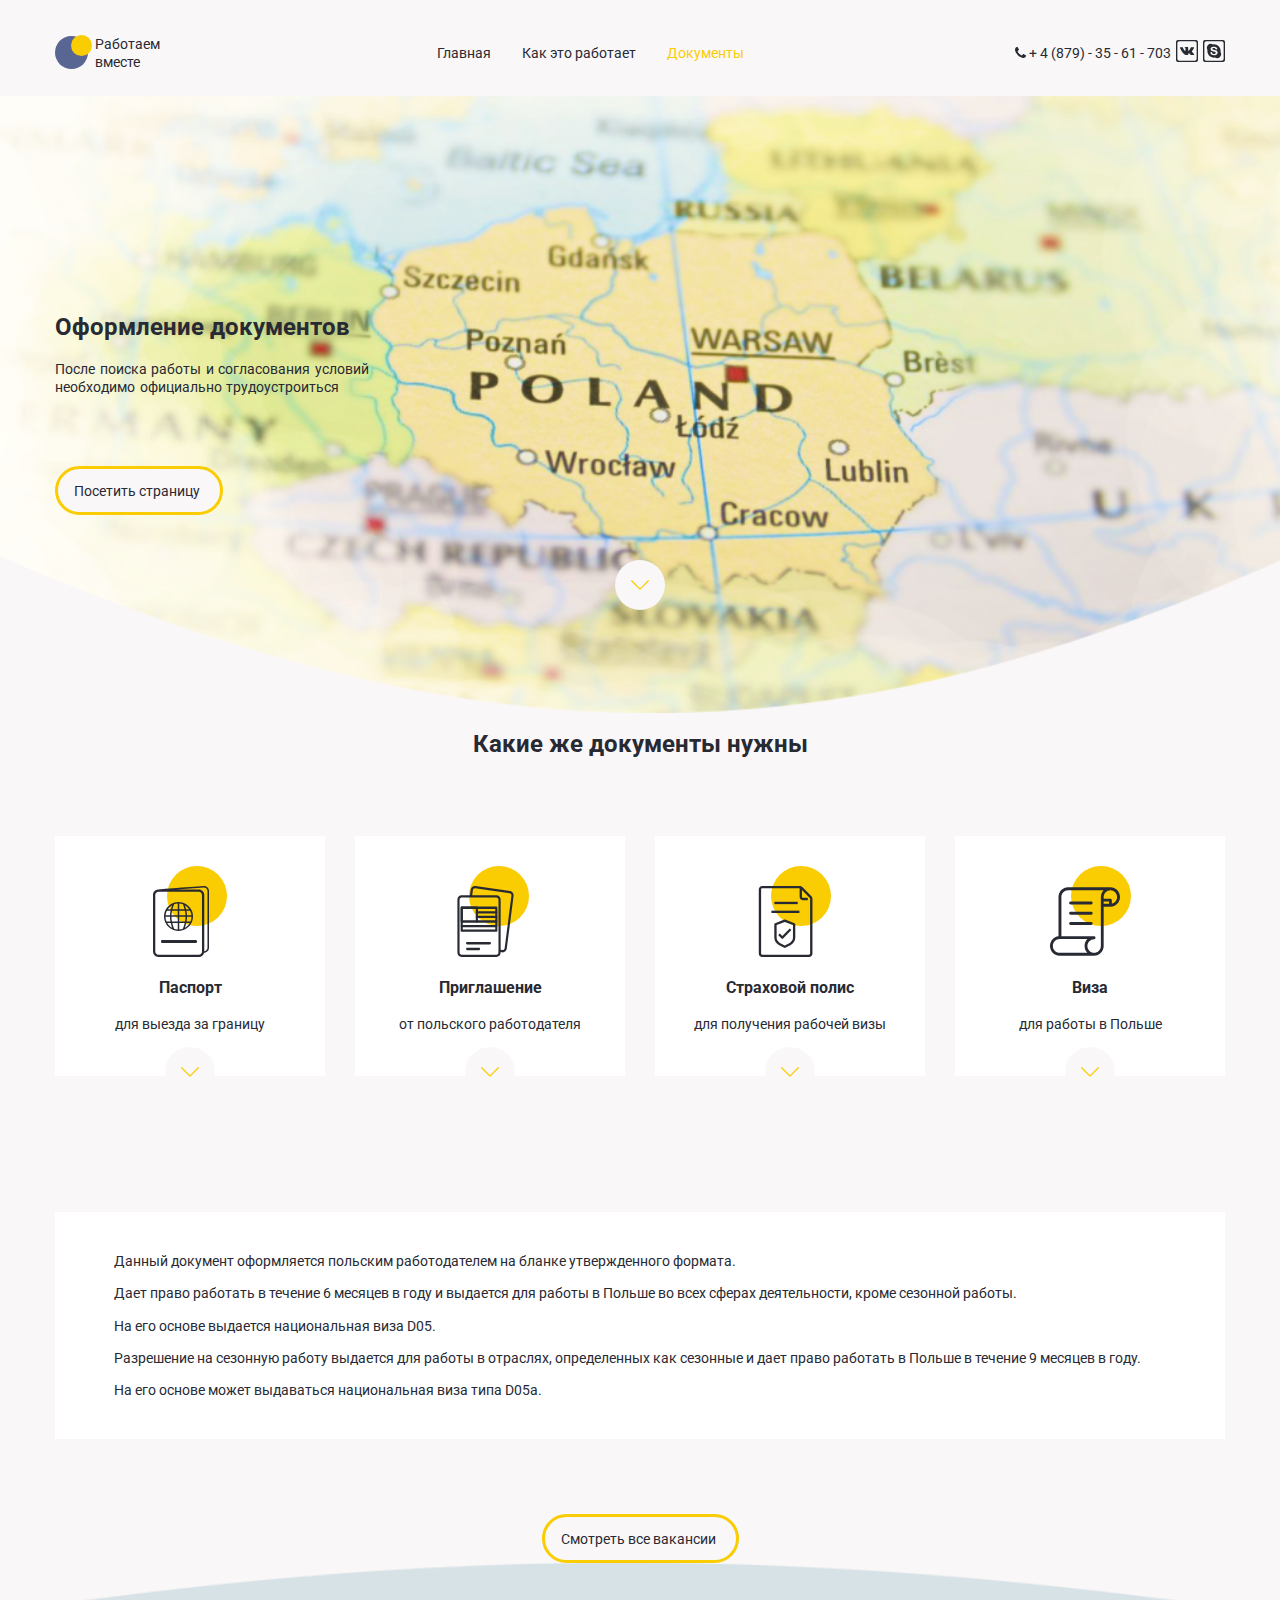
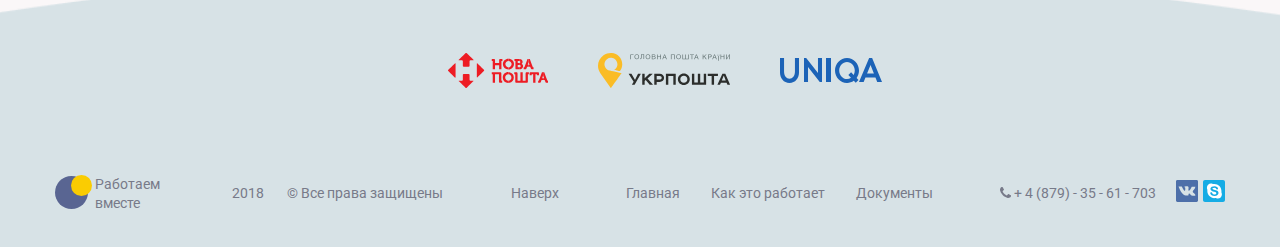
<file: documents.html>
<!DOCTYPE html>
<html lang="ru">

<head>
    <meta charset="UTF-8" />
    <title>Работа в Польше</title>
    <meta http-equiv="X-UA-Compatible" content="IE=edge" />
    <meta name="viewport" content="width=device-width, initial-scale=1" />

    <meta name="description" content="Работа В Польше. Проверненные работодатели. Легальное трудоустройство. Медецинска страховка. Консультация за рубежом" />
    <link rel="icon" href="favicon.png" />
    <link rel="stylesheet" href="css/style.css" />
    <link rel="stylesheet" href="https://use.fontawesome.com/releases/v5.5.0/css/all.css" integrity="sha384-B4dIYHKNBt8Bc12p+WXckhzcICo0wtJAoU8YZTY5qE0Id1GSseTk6S+L3BlXeVIU"
        crossorigin="anonymous">
    <link href="dist/hamburgers.css" rel="stylesheet">
    <script type="text/javascript" src="https://ajax.googleapis.com/ajax/libs/jquery/1.10.1/jquery.min.js"></script>


</head>

<body>
    <header class="ba-header" id="top">
        <div class="ba-container">
            <nav class="ba-nav">
                <a href="index.html">
                    <div class="ba-logo">
                        <svg width="37" height="34" viewBox="0 0 37 34" fill="none" xmlns="http://www.w3.org/2000/svg">
                            <circle cx="16.5" cy="17.5" r="16.5" fill="#596592" />
                            <circle cx="26.5" cy="10.5" r="10.5" fill="#FACC02" />
                        </svg>
                        <span class="ba-logo__text">Работаем вместе</span>
                    </div>
                </a>
                <div>
                    <ul class="ba-menu">
                        <li class="ba-menu__list"><a href="index.html">Главная</a></li>
                        <li class="ba-menu__list"><a href="how-it-works.html">Как это работает</a></li>
                        <li class="ba-menu__list"><a class="ba-current" href="#">Документы</a></li>
                    </ul>
                </div>
                <div class="ba-socials">
                    <a class="ba-tel" href="#"><svg width="11" height="11" viewBox="0 0 11 11" fill="none" xmlns="http://www.w3.org/2000/svg">
                        <path d="M11 8.6875C11 8.82812 10.974 9.01302 10.9219 9.24219C10.8698 9.46615 10.8151 9.64323 10.7578 9.77344C10.6484 10.0339 10.3307 10.3099 9.80469 10.6016C9.3151 10.8672 8.83073 11 8.35156 11C8.21094 11 8.07292 10.9922 7.9375 10.9766C7.80729 10.9557 7.65885 10.9219 7.49219 10.875C7.32552 10.8281 7.20052 10.7917 7.11719 10.7656C7.03906 10.7344 6.89583 10.6797 6.6875 10.6016C6.47917 10.5234 6.35156 10.4766 6.30469 10.4609C5.79427 10.2786 5.33854 10.0625 4.9375 9.8125C4.27083 9.40104 3.58073 8.84115 2.86719 8.13281C2.15885 7.41927 1.59896 6.72917 1.1875 6.0625C0.9375 5.66146 0.721354 5.20573 0.539063 4.69531C0.523438 4.64844 0.476563 4.52083 0.398438 4.3125C0.320313 4.10417 0.265625 3.96094 0.234375 3.88281C0.208333 3.79948 0.171875 3.67448 0.125 3.50781C0.078125 3.34115 0.0442708 3.19271 0.0234375 3.0625C0.0078125 2.92708 0 2.78906 0 2.64844C0 2.16927 0.132813 1.6849 0.398438 1.19531C0.690104 0.66927 0.966146 0.351562 1.22656 0.242187C1.35677 0.184895 1.53385 0.130208 1.75781 0.0781245C1.98698 0.0260411 2.17188 -5.96046e-07 2.3125 -5.96046e-07C2.38542 -5.96046e-07 2.4401 0.00781194 2.47656 0.023437C2.57031 0.0546872 2.70833 0.252604 2.89063 0.617187C2.94792 0.716145 3.02604 0.85677 3.125 1.03906C3.22396 1.22135 3.3151 1.38802 3.39844 1.53906C3.48177 1.6849 3.5625 1.82292 3.64063 1.95312C3.65625 1.97396 3.70052 2.03906 3.77344 2.14844C3.85156 2.25781 3.90885 2.35156 3.94531 2.42969C3.98177 2.5026 4 2.57552 4 2.64844C4 2.7526 3.92448 2.88281 3.77344 3.03906C3.6276 3.19531 3.46615 3.33854 3.28906 3.46875C3.11719 3.59896 2.95573 3.73698 2.80469 3.88281C2.65885 4.02865 2.58594 4.14844 2.58594 4.24219C2.58594 4.28906 2.59896 4.34896 2.625 4.42187C2.65104 4.48958 2.67188 4.54167 2.6875 4.57812C2.70833 4.61458 2.74479 4.67708 2.79688 4.76562C2.85417 4.85417 2.88542 4.90365 2.89063 4.91406C3.28646 5.6276 3.73958 6.23958 4.25 6.75C4.76042 7.26042 5.3724 7.71354 6.08594 8.10937C6.09635 8.11458 6.14583 8.14583 6.23438 8.20312C6.32292 8.25521 6.38542 8.29167 6.42188 8.3125C6.45833 8.32812 6.51042 8.34896 6.57813 8.375C6.65104 8.40104 6.71094 8.41406 6.75781 8.41406C6.85156 8.41406 6.97135 8.34115 7.11719 8.19531C7.26302 8.04427 7.40104 7.88281 7.53125 7.71094C7.66146 7.53385 7.80469 7.3724 7.96094 7.22656C8.11719 7.07552 8.2474 7 8.35156 7C8.42448 7 8.4974 7.01823 8.57031 7.05469C8.64844 7.09115 8.74219 7.14844 8.85156 7.22656C8.96094 7.29948 9.02604 7.34375 9.04688 7.35937C9.17708 7.4375 9.3151 7.51823 9.46094 7.60156C9.61198 7.6849 9.77865 7.77604 9.96094 7.875C10.1432 7.97396 10.2839 8.05208 10.3828 8.10937C10.7474 8.29167 10.9453 8.42969 10.9766 8.52344C10.9922 8.5599 11 8.61458 11 8.6875Z"
                         fill="currentColor" />
                    </svg>
                    + 4 (879) - 35 - 61 - 703</a>
                    <a class="ba-vk" href="#">
                        <svg width="22" height="22" viewBox="0 0 22 22" fill="none" xmlns="http://www.w3.org/2000/svg">
                            <path d="M6.56613 12.518C7.11773 13.2654 7.75154 13.9263 8.57034 14.3939C9.49758 14.9239 10.4959 15.0837 11.5487 15.035C12.0406 15.0114 12.1886 14.8831 12.2113 14.393C12.2265 14.0573 12.2653 13.7224 12.4306 13.4206C12.5931 13.1247 12.8396 13.0687 13.124 13.2528C13.2655 13.3458 13.3848 13.4622 13.4977 13.5868C13.7748 13.8893 14.0431 14.2026 14.3301 14.4951C14.691 14.8626 15.1191 15.0791 15.6562 15.035L17.7371 15.0359C18.072 15.0132 18.2462 14.6027 18.054 14.2277C17.9186 13.966 17.7409 13.7332 17.553 13.5073C17.1278 12.9964 16.6267 12.5611 16.1529 12.0989C15.7258 11.682 15.6987 11.44 16.0418 10.9589C16.4172 10.4333 16.8198 9.92871 17.1981 9.40599C17.5511 8.91765 17.9133 8.43002 18.0981 7.846C18.2164 7.47319 18.1117 7.30894 17.7309 7.24302C17.665 7.23221 17.5964 7.23221 17.5296 7.23221L15.2653 7.22938C14.9864 7.22495 14.833 7.34686 14.7345 7.59404C14.6009 7.92822 14.4637 8.26222 14.3046 8.58365C13.9454 9.31492 13.5436 10.0217 12.9803 10.6194C12.8557 10.751 12.7175 10.9181 12.51 10.8496C12.2509 10.7548 12.1742 10.327 12.1787 10.1826L12.1767 7.56888C12.1264 7.19624 12.0431 7.02915 11.6722 6.95668H9.32039C9.00729 6.95668 8.84924 7.07876 8.68126 7.27456C8.58558 7.38849 8.55563 7.4615 8.75444 7.49942C9.14426 7.57331 9.36557 7.82616 9.42334 8.21722C9.51636 8.84288 9.50998 9.47102 9.45594 10.0985C9.44052 10.2817 9.40898 10.4642 9.33651 10.6357C9.22293 10.9056 9.03866 10.9598 8.79768 10.7938C8.58026 10.6438 8.42682 10.4326 8.27585 10.2205C7.71167 9.42318 7.26214 8.56398 6.89465 7.66101C6.78904 7.40001 6.60582 7.24214 6.32958 7.23753C5.65059 7.22672 4.97088 7.22512 4.291 7.23841C3.88293 7.24568 3.76102 7.44431 3.92812 7.81535C4.66753 9.4611 5.49094 11.0608 6.56613 12.518Z"
                                fill="currentColor" />
                            <path d="M2 0C0.89543 0 0 0.895431 0 2V20C0 21.1046 0.895431 22 2 22H20C21.1046 22 22 21.1046 22 20V2C22 0.89543 21.1046 0 20 0H2ZM20.6392 18.6392C20.6392 19.7437 19.7437 20.6392 18.6392 20.6392H3.36082C2.25625 20.6392 1.36082 19.7437 1.36082 18.6392V3.36082C1.36082 2.25625 2.25626 1.36082 3.36082 1.36082H18.6392C19.7437 1.36082 20.6392 2.25626 20.6392 3.36082V18.6392Z"
                                fill="currentColor" />
                        </svg>
                    </a>
                    <a class="ba-skype" href="#">
                        <svg width="22" height="22" viewBox="0 0 22 22" fill="none" xmlns="http://www.w3.org/2000/svg">
                            <path d="M4.37128 11C4.37128 14.6613 7.33869 17.6289 10.9991 17.6289C11.3512 17.6289 11.6969 17.6018 12.0341 17.5481C12.6457 17.925 13.366 18.1443 14.1379 18.1443C16.3504 18.1443 18.1443 16.3505 18.1443 14.1382C18.1443 13.366 17.9257 12.6457 17.5474 12.0341C17.6009 11.6969 17.6287 11.3521 17.6287 11C17.6287 7.338 14.6613 4.37041 11 4.37041C10.6481 4.37041 10.3022 4.39911 9.96501 4.45191C9.35424 4.07432 8.63396 3.85567 7.86211 3.85567C5.64953 3.85567 3.85565 5.64866 3.85565 7.86195C3.85565 8.63397 4.07431 9.35336 4.4519 9.96574C4.3998 10.3038 4.37128 10.6474 4.37128 11ZM12.4675 12.1854C12.2906 12.0171 12.0628 11.8893 11.78 11.8007C11.4961 11.71 11.1146 11.6149 10.6373 11.514C9.99602 11.3744 9.45966 11.2117 9.02484 11.0239C8.58983 10.8365 8.24325 10.5799 7.98668 10.2549C7.7294 9.92799 7.60146 9.52099 7.60146 9.03867C7.60146 8.57904 7.73719 8.16743 8.00776 7.81003C8.27904 7.45104 8.67134 7.17604 9.18218 6.98521C9.69143 6.79384 10.2916 6.69834 10.9791 6.69834C11.5278 6.69834 12.0039 6.76124 12.4062 6.88829C12.807 7.01551 13.1419 7.18366 13.4085 7.39452C13.6745 7.60556 13.8707 7.82722 13.9938 8.06058C14.1178 8.29376 14.1798 8.52252 14.1798 8.74489C14.1798 8.95203 14.0999 9.14038 13.9435 9.30464C13.7868 9.46978 13.5868 9.55341 13.3534 9.5527C13.1426 9.5527 12.9776 9.50469 12.8628 9.40174C12.7512 9.30162 12.634 9.14357 12.507 8.92244C12.3465 8.61483 12.1549 8.37456 11.9317 8.20251C11.7141 8.03418 11.3558 7.94647 10.8565 7.94718C10.3945 7.94718 10.0256 8.04198 9.74654 8.22643C9.46587 8.41408 9.33173 8.63113 9.33102 8.88611C9.33173 9.04594 9.37745 9.18078 9.46976 9.29542C9.5635 9.41166 9.69462 9.51248 9.86206 9.59789C10.03 9.68365 10.2009 9.75045 10.372 9.79865C10.5457 9.84755 10.8341 9.91878 11.2341 10.0125C11.7357 10.1211 12.1914 10.242 12.6007 10.3738C13.0093 10.5063 13.3573 10.6662 13.6458 10.8559C13.9357 11.0459 14.1628 11.2878 14.3248 11.5799C14.4876 11.8723 14.5681 12.2297 14.5681 12.6498C14.569 13.1568 14.4279 13.6118 14.1472 14.0151C13.8666 14.4189 13.455 14.7345 12.9163 14.9607C12.3769 15.1888 11.7396 15.3018 11.0032 15.3018C10.1208 15.3018 9.39074 15.1477 8.8138 14.8351C8.40467 14.6119 8.07191 14.3128 7.81693 13.9391C7.56036 13.5654 7.43101 13.1995 7.43101 12.8421C7.43101 12.6321 7.51163 12.4491 7.66738 12.2995C7.82561 12.1491 8.02849 12.0738 8.26894 12.0738C8.4658 12.0738 8.63413 12.1328 8.77199 12.2506C8.9086 12.3677 9.02324 12.5382 9.11627 12.763C9.22861 13.0242 9.35105 13.2422 9.48075 13.4158C9.60939 13.5879 9.79066 13.7312 10.0256 13.8436C10.2583 13.9561 10.5675 14.0119 10.9544 14.0119C11.4846 14.0119 11.9125 13.898 12.2396 13.6715C12.569 13.4436 12.7272 13.1662 12.7272 12.8306C12.7271 12.5628 12.6418 12.3505 12.4675 12.1854Z"
                                fill="currentColor" />
                            <path d="M2 0C0.89543 0 0 0.895431 0 2V20C0 21.1046 0.895431 22 2 22H20C21.1046 22 22 21.1046 22 20V2C22 0.89543 21.1046 0 20 0H2ZM20.6392 18.6392C20.6392 19.7437 19.7437 20.6392 18.6392 20.6392H3.36082C2.25625 20.6392 1.36082 19.7437 1.36082 18.6392V3.36082C1.36082 2.25625 2.25626 1.36082 3.36082 1.36082H18.6392C19.7437 1.36082 20.6392 2.25626 20.6392 3.36082V18.6392Z"
                                fill="currentColor" />
                        </svg>
                    </a>
                    <div class="ba-burger">
                        <a href="#">
                            <div class="hamburger hamburger--emphatic">
                                <div class="hamburger-box">
                                    <div class="hamburger-inner"></div>
                                </div>
                            </div>
                        </a>
                    </div>
                </div>
            </nav>
        </div>
    </header>
    <main>
        <section class="ba-documents-section">
            <div class="ba-container">
                <div class="ba-documents">
                    <h1 class="ba-documents__title">Оформление документов</h1>
                    <p class="ba-documents__desc">После поиска работы и согласования условий необходимо официально
                        трудоустроиться</p>
                    <a class="ba-button" href="#">Посетить страницу</a>
                    <div class="ba-scroll">
                        <a href="#need">
                            <svg width="50" height="50" viewBox="0 0 50 50" fill="none" xmlns="http://www.w3.org/2000/svg">
                                <circle cx="25" cy="25" r="25" fill="#FAF7F8" />
                                <path d="M33.8061 20.3643C33.5581 20.1163 33.155 20.1163 32.9069 20.3643L24.9999 28.2868L17.0775 20.3643C16.8294 20.1163 16.4263 20.1163 16.1782 20.3643C15.9302 20.6124 15.9302 21.0155 16.1782 21.2636L24.5348 29.6202C24.6589 29.7442 24.8139 29.8062 24.9844 29.8062C25.1395 29.8062 25.31 29.7442 25.434 29.6202L33.7906 21.2636C34.0542 21.0155 34.0542 20.6124 33.8061 20.3643Z"
                                    fill="#FACC02" />
                            </svg>
                        </a>
                    </div>
                </div>
            </div>
        </section>
        <section class="ba-how-section">
            <div class="ba-container">
                <div class="ba-need" id="need">
                    <h1 class="ba-need__title">Какие же документы нужны</h1>
                    <div class="ba-row">
                        <div class="ba-col-3 ba-medium-6 ba-small">
                            <div class="ba-need__item">
                                <svg width="74" height="91" viewBox="0 0 74 91" fill="none" xmlns="http://www.w3.org/2000/svg">
                                    <circle cx="44" cy="30" r="30" fill="#FACC02" />
                                    <path d="M42.8623 74H9.13774C8.50926 74 8 74.6714 8 75.5C8 76.3286 8.50926 77 9.13774 77H42.8623C43.4907 77 44 76.3286 44 75.5C44 74.6714 43.4906 74 42.8623 74Z"
                                        fill="#282A33" />
                                    <path d="M12.3548 56.6181C14.6664 61.5646 19.6896 65 25.5001 65C31.3117 65 36.3352 61.5637 38.6462 56.6159C38.6731 56.5707 38.6955 56.5221 38.7126 56.4715C39.5395 54.6495 40 52.6276 40 50.5C40 48.005 39.3662 45.6543 38.2515 43.6021C38.2291 43.5465 38.2001 43.4943 38.1658 43.4462C35.6839 39.0073 30.9369 36 25.5001 36C20.0644 36 15.3173 39.0068 12.8355 43.4441C12.7998 43.4934 12.7703 43.5469 12.7472 43.6041C11.7308 45.4762 11.1148 47.5957 11.0145 49.8474C11.0138 49.8598 11.0133 49.8726 11.013 49.8851C11.0044 50.089 11 50.2939 11 50.4999C11 52.6266 11.4604 54.6476 12.2864 56.4691C12.3038 56.5217 12.3269 56.5716 12.3548 56.6181ZM31.8333 61.8367C32.4268 60.1582 32.8992 58.5482 33.2517 56.9846H36.7551C35.5829 59.0114 33.8768 60.6907 31.8333 61.8367ZM37.5011 55.4763H33.5561C33.8484 53.838 34.0066 52.239 34.0253 50.6535H38.4911C38.4714 52.3597 38.121 53.9874 37.5011 55.4763ZM38.4218 49.1453H34.0017C33.9373 47.6512 33.75 46.1566 33.4413 44.6392H37.0935C37.7936 46.0185 38.2548 47.5386 38.4218 49.1453ZM36.1947 43.1309H33.0958C32.769 41.841 32.3564 40.5265 31.8572 39.175C33.5857 40.149 35.0712 41.5053 36.1947 43.1309ZM26.2543 37.5298C27.5411 37.6038 28.7783 37.8659 29.9388 38.2891C29.9456 38.3582 29.9587 38.4276 29.986 38.4953C30.6297 40.102 31.1516 41.6371 31.5526 43.1308H26.2543V37.5298ZM26.2543 44.6392H31.9183C32.2488 46.1636 32.4447 47.6547 32.5138 49.1453H26.2543V44.6392ZM26.2543 50.6536H32.5379C32.518 52.2343 32.3488 53.8306 32.0365 55.4765H26.2544V50.6536H26.2543ZM26.2543 56.9846H31.7132C31.2932 58.7467 30.7224 60.5753 29.9811 62.5247C29.9586 62.5839 29.9466 62.644 29.9393 62.7042C28.778 63.1281 27.5423 63.3962 26.2543 63.4702V56.9846ZM14.2451 56.9846H17.7483C18.1008 58.5482 18.573 60.1582 19.1664 61.8366C17.1231 60.6904 15.4172 59.0113 14.2451 56.9846ZM24.746 63.4702C23.4577 63.396 22.222 63.1279 21.0605 62.7041C21.0534 62.644 21.0413 62.5839 21.0189 62.5247C20.2776 60.5753 19.7068 58.7467 19.2868 56.9846H24.7461V63.4702H24.746ZM24.746 55.4763H18.9636C18.6513 53.8304 18.482 52.2342 18.4622 50.6535H24.7461V55.4763H24.746ZM24.746 49.1453H18.4863C18.5555 47.6546 18.7513 46.1634 19.0819 44.6392H24.7461V49.1453H24.746ZM24.746 43.1309H19.4473C19.8483 41.637 20.3701 40.1021 21.0139 38.4954C21.0411 38.4277 21.0541 38.3585 21.0611 38.2894C22.2217 37.8661 23.4592 37.604 24.7461 37.5299V43.1309H24.746ZM19.1423 39.1753C18.6432 40.5267 18.2307 41.8411 17.9039 43.1309H14.8053C15.9288 41.5054 17.4141 40.1493 19.1423 39.1753ZM13.9068 44.6392H17.5589C17.25 46.1566 17.0629 47.6512 16.9984 49.1453H12.5783C12.7453 47.5386 13.2064 46.0185 13.9068 44.6392ZM16.9747 50.6536C16.9934 52.2392 17.1514 53.8381 17.4438 55.4765H13.4989C12.8791 53.9874 12.5287 52.3598 12.5089 50.6536H16.9747Z"
                                        fill="#282A33" />
                                    <path d="M50.9665 20C50.947 20 50.9279 20.0007 50.9085 20.0023C46.7907 20.3152 41.9729 20.6305 36.8724 20.9642C26.211 21.6619 14.1581 22.4517 5.10257 23.4532C2.26246 23.6151 0 25.9614 0 28.8306V85.6068C0 88.5807 2.4284 91 5.41347 91H45.8597C48.4335 91 50.5895 89.1993 51.1356 86.7972C53.8324 86.7072 56 84.4993 56 81.791V25.0148C56.0001 22.2497 53.742 20 50.9665 20ZM48.992 85.607C48.992 87.3277 47.5871 88.7277 45.8599 88.7277H5.41333C3.68611 88.7277 2.28086 87.3277 2.28086 85.607V28.8306C2.28086 27.1099 3.68611 25.7099 5.41333 25.7099H45.8597C47.5869 25.7099 48.9919 27.1099 48.9919 28.8306V85.607H48.992ZM54.4793 81.791C54.4793 83.6178 53.0667 85.1197 51.2729 85.2752V28.8306C51.2729 25.8568 48.8445 23.4375 45.8597 23.4375H22.7823C27.5362 23.0938 32.3835 22.7762 36.9722 22.4759C42.0643 22.1427 46.8745 21.8276 50.9939 21.515C52.9183 21.5299 54.4793 23.0941 54.4793 25.0147V81.791Z"
                                        fill="#282A33" />
                                </svg>
                                <h3>Паспорт</h3>
                                <p>для выезда за границу</p>
                                <div class="ba-scroll">
                                    <a href="#">
                                        <svg width="50" height="50" viewBox="0 0 50 50" fill="none" xmlns="http://www.w3.org/2000/svg">
                                            <circle cx="25" cy="25" r="25" fill="#FAF7F8" />
                                            <path d="M33.8061 20.3643C33.5581 20.1163 33.155 20.1163 32.9069 20.3643L24.9999 28.2868L17.0775 20.3643C16.8294 20.1163 16.4263 20.1163 16.1782 20.3643C15.9302 20.6124 15.9302 21.0155 16.1782 21.2636L24.5348 29.6202C24.6589 29.7442 24.8139 29.8062 24.9844 29.8062C25.1395 29.8062 25.31 29.7442 25.434 29.6202L33.7906 21.2636C34.0542 21.0155 34.0542 20.6124 33.8061 20.3643Z"
                                                fill="#FACC02" />
                                        </svg>
                                    </a>
                                </div>
                            </div>
                        </div>
                        <div class="ba-col-3 ba-medium-6 ba-small">
                            <div class="ba-need__item">
                                <svg width="77" height="91" viewBox="0 0 77 91" fill="none" xmlns="http://www.w3.org/2000/svg">
                                    <circle cx="47" cy="30" r="30" fill="#FACC02" />
                                    <g clip-path="url(#clip0)">
                                        <path d="M57.9785 25.0442L23.4308 20.0413C21.1449 19.709 19.0268 21.4128 18.7139 23.8382L17.9603 29.6836C17.8793 30.3103 18.2932 30.8883 18.8852 30.9736C19.4734 31.0602 20.022 30.6208 20.1025 29.9935L20.856 24.1487C21.0081 22.9756 22.0346 22.1495 23.1385 22.3117L57.6861 27.3143C58.7931 27.4754 59.5711 28.5602 59.4197 29.733L52.6496 82.2354C52.4975 83.4085 51.469 84.2335 50.3671 84.0724L48.059 83.7385C47.4632 83.6502 46.9222 84.0909 46.8417 84.7179C46.7606 85.3446 47.1746 85.9226 47.766 86.0078L50.0741 86.3418C50.2654 86.3693 50.4558 86.3831 50.6439 86.3831C52.704 86.3831 54.5054 84.7669 54.7914 82.5449L61.5615 30.0428C61.8744 27.618 60.2669 25.3759 57.9785 25.0442Z"
                                            fill="#282A33" />
                                        <path d="M44.4572 29.1315H9.58836C7.27834 29.1315 5.39941 31.1232 5.39941 33.5705V86.561C5.39941 89.0089 7.27898 91 9.58836 91H44.4572C46.7666 91 48.6455 89.0089 48.6461 86.561V33.5705C48.6461 31.1226 46.7666 29.1315 44.4572 29.1315ZM46.484 86.5613C46.484 87.7455 45.5746 88.7088 44.4575 88.7088H9.58836C8.47089 88.7088 7.56183 87.7451 7.56183 86.5613V33.5708C7.56183 32.3866 8.4712 31.4233 9.58836 31.4233H44.4572C45.5746 31.4233 46.4837 32.387 46.4837 33.5708V86.5613H46.484Z"
                                            fill="#282A33" />
                                        <path d="M37.8341 76.1057H15.1299C14.5331 76.1057 14.0488 76.6189 14.0488 77.2512C14.0488 77.8836 14.5331 78.3968 15.1299 78.3968H37.8341C38.4315 78.3968 38.9152 77.8836 38.9152 77.2512C38.9152 76.6189 38.4312 76.1057 37.8341 76.1057Z"
                                            fill="#282A33" />
                                        <path d="M27.0227 81.8343H15.1299C14.5331 81.8343 14.0488 82.3475 14.0488 82.9799C14.0488 83.6122 14.5331 84.1255 15.1299 84.1255H27.0227C27.6201 84.1255 28.1037 83.6122 28.1037 82.9799C28.1037 82.3475 27.6194 81.8343 27.0227 81.8343Z"
                                            fill="#282A33" />
                                        <path d="M44.3208 40.5891H9.72411C9.12737 40.5891 8.64307 41.1023 8.64307 41.7346V64.6488C8.64307 65.2812 9.12737 65.7944 9.72411 65.7944H44.3212C44.9185 65.7944 45.4022 65.2812 45.4022 64.6488V41.7346C45.4022 41.1023 44.9179 40.5891 44.3208 40.5891ZM43.2398 63.5029H10.8052V42.8802H43.2398V63.5029Z"
                                            fill="#282A33" />
                                        <path d="M24.8601 40.5891H9.72412C9.12737 40.5891 8.64307 41.1023 8.64307 41.7346V55.4831C8.64307 56.1154 9.12737 56.6286 9.72412 56.6286H24.8604C25.4578 56.6286 25.9414 56.1154 25.9414 55.4831V41.7346C25.9414 41.1023 25.4571 40.5891 24.8601 40.5891ZM23.779 54.3375H10.8052V42.8802H23.779V54.3375Z"
                                            fill="#282A33" />
                                        <path d="M44.3211 45.1718H24.8603C24.2636 45.1718 23.7793 45.685 23.7793 46.3173C23.7793 46.9497 24.2636 47.4629 24.8603 47.4629H44.3211C44.9185 47.4629 45.4022 46.9497 45.4022 46.3173C45.4025 45.685 44.9182 45.1718 44.3211 45.1718Z"
                                            fill="#282A33" />
                                        <path d="M44.3211 49.7548H24.8603C24.2636 49.7548 23.7793 50.268 23.7793 50.9003C23.7793 51.5327 24.2636 52.0459 24.8603 52.0459H44.3211C44.9185 52.0459 45.4022 51.5327 45.4022 50.9003C45.4022 50.268 44.9182 49.7548 44.3211 49.7548Z"
                                            fill="#282A33" />
                                        <path d="M44.3211 54.3375H24.8603C24.2636 54.3375 23.7793 54.8507 23.7793 55.483C23.7793 56.1154 24.2636 56.6286 24.8603 56.6286H44.3211C44.9185 56.6286 45.4022 56.1154 45.4022 55.483C45.4022 54.8507 44.9182 54.3375 44.3211 54.3375Z"
                                            fill="#282A33" />
                                        <path d="M44.3208 58.9202H9.72411C9.12737 58.9202 8.64307 59.4334 8.64307 60.0658C8.64307 60.6981 9.12737 61.2113 9.72411 61.2113H44.3212C44.9185 61.2113 45.4022 60.6981 45.4022 60.0658C45.4022 59.4334 44.9179 58.9202 44.3208 58.9202Z"
                                            fill="#282A33" />
                                    </g>
                                </svg>
                                <h3>Приглашение</h3>
                                <p>от польского работодателя</p>
                                <div class="ba-scroll">
                                    <a href="#">
                                        <svg width="50" height="50" viewBox="0 0 50 50" fill="none" xmlns="http://www.w3.org/2000/svg">
                                            <circle cx="25" cy="25" r="25" fill="#FAF7F8" />
                                            <path d="M33.8061 20.3643C33.5581 20.1163 33.155 20.1163 32.9069 20.3643L24.9999 28.2868L17.0775 20.3643C16.8294 20.1163 16.4263 20.1163 16.1782 20.3643C15.9302 20.6124 15.9302 21.0155 16.1782 21.2636L24.5348 29.6202C24.6589 29.7442 24.8139 29.8062 24.9844 29.8062C25.1395 29.8062 25.31 29.7442 25.434 29.6202L33.7906 21.2636C34.0542 21.0155 34.0542 20.6124 33.8061 20.3643Z"
                                                fill="#FACC02" />
                                        </svg>
                                    </a>
                                </div>
                            </div>
                        </div>
                        <div class="ba-col-3 ba-medium-6 ba-small">
                            <div class="ba-need__item">
                                <svg width="81" height="91" viewBox="0 0 81 91" fill="none" xmlns="http://www.w3.org/2000/svg">
                                    <circle cx="51" cy="30" r="30" fill="#FACC02" />
                                    <path d="M61.4279 30.327L52.2929 21.0425C51.6347 20.3773 50.7441 20.0027 49.8149 20H12.2832C10.3502 20 8.7832 21.5894 8.7832 23.55V87.45C8.7832 89.4106 10.3502 91 12.2832 91H58.9499C60.8829 91 62.4499 89.4106 62.4499 87.45V32.8344C62.4519 31.894 62.0841 30.9914 61.4279 30.327ZM60.1165 87.45C60.1165 88.1035 59.5942 88.6333 58.9499 88.6333H12.2832C11.6389 88.6333 11.1165 88.1035 11.1165 87.45V23.55C11.1165 22.8965 11.6389 22.3667 12.2832 22.3667H49.6165V30.65C49.6165 32.6106 51.1835 34.2 53.1165 34.2H57.7832V31.8333H53.1165C52.4722 31.8333 51.9499 31.3035 51.9499 30.65V24.0446L59.7759 31.9978C59.9942 32.2198 60.1168 32.5208 60.1165 32.8344V87.45Z"
                                        fill="#282A33" />
                                    <path d="M47.6947 35.7778H24.3613V38.1444H47.6947V35.7778Z" fill="#282A33" />
                                    <path d="M49.4111 44.6528H21.4111V47.0194H49.4111V44.6528Z" fill="#282A33" />
                                    <path d="M44.5385 57.1514L35.2051 53.6014C34.9415 53.5032 34.6521 53.5032 34.3885 53.6014L25.0551 57.1514C24.5981 57.3235 24.2948 57.7657 24.2945 58.2602V71.6224C24.2838 74.7628 26.0344 77.6361 28.8083 79.0312L34.273 81.8085C34.6012 81.9749 34.9877 81.9749 35.316 81.8085L40.7806 79.0372C43.5564 77.6411 45.3073 74.7649 45.2945 71.6224V58.2602C45.2949 57.7669 44.9936 57.3251 44.5385 57.1514ZM42.9611 71.6224C42.9687 73.8657 41.718 75.918 39.7365 76.9143L34.7945 79.4206L29.8525 76.9143C27.8709 75.918 26.6202 73.8657 26.6278 71.6224V59.0791L34.7945 55.9728L42.9611 59.0791V71.6224Z"
                                        fill="#282A33" />
                                    <path d="M39.7314 62.4028L32.3068 69.9335L29.8323 67.4225L28.1826 69.0957L31.4819 72.4433C31.9375 72.9053 32.676 72.9053 33.1316 72.4433L41.3811 64.076L39.7314 62.4028Z"
                                        fill="#282A33" />
                                </svg>
                                <h3>Страховой полис</h3>
                                <p>для получения рабочей визы</p>
                                <div class="ba-scroll">
                                    <a href="#">
                                        <svg width="50" height="50" viewBox="0 0 50 50" fill="none" xmlns="http://www.w3.org/2000/svg">
                                            <circle cx="25" cy="25" r="25" fill="#FAF7F8" />
                                            <path d="M33.8061 20.3643C33.5581 20.1163 33.155 20.1163 32.9069 20.3643L24.9999 28.2868L17.0775 20.3643C16.8294 20.1163 16.4263 20.1163 16.1782 20.3643C15.9302 20.6124 15.9302 21.0155 16.1782 21.2636L24.5348 29.6202C24.6589 29.7442 24.8139 29.8062 24.9844 29.8062C25.1395 29.8062 25.31 29.7442 25.434 29.6202L33.7906 21.2636C34.0542 21.0155 34.0542 20.6124 33.8061 20.3643Z"
                                                fill="#FACC02" />
                                        </svg>
                                    </a>
                                </div>
                            </div>
                        </div>
                        <div class="ba-col-3 ba-medium-6 ba-small">
                            <div class="ba-need__item">
                                <svg width="81" height="91" viewBox="0 0 81 91" fill="none" xmlns="http://www.w3.org/2000/svg">
                                    <circle cx="51" cy="30" r="30" fill="#FACC02" />
                                    <g clip-path="url(#clip0)">
                                        <path d="M60.4495 21.3662H18.0652C12.7939 21.3741 8.52244 25.7066 8.51467 31.0532V70.3172C3.27121 70.8979 -0.515289 75.6801 0.0572506 80.9985C0.58776 85.9265 4.70079 89.653 9.5884 89.6339H44.1174C49.3888 89.626 53.6602 85.2935 53.668 79.9468V40.7402H60.4495C65.7242 40.7402 70 36.4033 70 31.0532C70 25.7032 65.724 21.3662 60.4495 21.3662ZM37.3501 86.7679H9.5884C5.87042 86.7679 2.85637 83.7108 2.85637 79.9397C2.85637 76.1686 5.87042 73.1115 9.5884 73.1115H37.3501C33.6407 76.8862 33.6407 82.993 37.3501 86.7679ZM50.8565 31.0527V79.9468C50.8565 83.714 47.8456 86.7679 44.1315 86.7679C40.4174 86.7679 37.4066 83.714 37.4066 79.9468C37.4066 76.1797 40.4174 73.1258 44.1315 73.1258C44.9118 73.1258 45.5443 72.4842 45.5443 71.6928C45.5443 70.9015 44.9118 70.2598 44.1315 70.2598H11.3968V31.0532C11.4044 27.3115 14.3764 24.2714 18.0652 24.2322H53.6256C51.8492 26.0446 50.8535 28.4971 50.8565 31.0527ZM59.0366 37.8743H53.6821V35.5242H59.0366V37.8743ZM61.8623 37.731V37.7166V34.0912C61.8623 33.2998 61.2297 32.6582 60.4495 32.6582H53.6821V31.0532C53.692 27.2861 56.711 24.2404 60.4251 24.2505C64.1392 24.2605 67.1419 27.3226 67.132 31.0898C67.1236 34.2814 64.9342 37.0403 61.8623 37.731Z"
                                            fill="#282A33" />
                                        <path d="M41.2209 35.5814H20.5515C19.7713 35.5814 19.1387 36.223 19.1387 37.0144C19.1387 37.8058 19.7713 38.4474 20.5515 38.4474H41.2209C42.0011 38.4474 42.6337 37.8058 42.6337 37.0144C42.6337 36.223 42.0011 35.5814 41.2209 35.5814Z"
                                            fill="#282A33" />
                                        <path d="M41.2209 45.813H20.5515C19.7713 45.813 19.1387 46.4546 19.1387 47.246C19.1387 48.0373 19.7713 48.679 20.5515 48.679H41.2209C42.0011 48.679 42.6337 48.0373 42.6337 47.246C42.6337 46.4546 42.0011 45.813 41.2209 45.813Z"
                                            fill="#282A33" />
                                        <path d="M41.2209 56.0446H20.5515C19.7713 56.0446 19.1387 56.6862 19.1387 57.4775C19.1387 58.2689 19.7713 58.9105 20.5515 58.9105H41.2209C42.0011 58.9105 42.6337 58.2689 42.6337 57.4775C42.6337 56.6862 42.0011 56.0446 41.2209 56.0446Z"
                                            fill="#282A33" />
                                    </g>
                                </svg>
                                <h3>Виза</h3>
                                <p>для работы в Польше</p>
                                <div class="ba-scroll">
                                    <a href="#">
                                        <svg width="50" height="50" viewBox="0 0 50 50" fill="none" xmlns="http://www.w3.org/2000/svg">
                                            <circle cx="25" cy="25" r="25" fill="#FAF7F8" />
                                            <path d="M33.8061 20.3643C33.5581 20.1163 33.155 20.1163 32.9069 20.3643L24.9999 28.2868L17.0775 20.3643C16.8294 20.1163 16.4263 20.1163 16.1782 20.3643C15.9302 20.6124 15.9302 21.0155 16.1782 21.2636L24.5348 29.6202C24.6589 29.7442 24.8139 29.8062 24.9844 29.8062C25.1395 29.8062 25.31 29.7442 25.434 29.6202L33.7906 21.2636C34.0542 21.0155 34.0542 20.6124 33.8061 20.3643Z"
                                                fill="#FACC02" />
                                        </svg>
                                    </a>
                                </div>
                            </div>
                        </div>
                    </div>
                </div>
            </div>
        </section>
        <section>
            <div class="ba-container">
                <div class="ba-how-text">
                    <p>Данный документ оформляется польским работодателем на бланке утвержденного формата.</p>
                    <p>Дает право работать в течение 6 месяцев в году и выдается для работы в Польше во всех сферах
                        деятельности, кроме сезонной работы.</p>
                    <p>На его основе выдается национальная виза D05.</p>
                    <p>Разрешение на сезонную работу выдается для работы в отраслях, определенных как сезонные и дает
                        право работать в Польше в течение 9 месяцев в году.</p>
                    <p>На его основе может выдаваться национальная виза типа D05а.</p>
                </div>
            </div>
        </section>
        <div class="ba-how-btn">
            <a class="ba-button" href="#">Смотреть все вакансии</a>
        </div>
        <footer class="ba-footer">
            <div class="ba-container">
                <div class="ba-partners">
                    <div class="ba-partners__block">
                        <svg width="100" height="35" viewBox="0 0 100 35" fill="none" xmlns="http://www.w3.org/2000/svg">
                            <path fill-rule="evenodd" clip-rule="evenodd" d="M43.775 5.9375C43.775 5.9375 43.775 5.9375 45.8783 5.9375C46.6447 5.9375 47.0308 6.30858 47.0308 7.14634C47.0308 7.14634 47.0308 7.14633 47.0308 10.115C47.0308 10.115 47.0308 10.115 51.151 10.115C51.151 10.115 51.151 10.115 51.151 7.14634C51.151 6.30858 51.5314 5.9375 52.3957 5.9375C52.3957 5.9375 52.3957 5.9375 54.4069 5.9375C54.4069 5.9375 54.4069 5.9375 54.4069 7.8885C54.4069 7.8885 54.4069 7.8885 53.5483 7.8885L53.4503 7.98409C53.4503 7.98409 53.4503 7.98409 53.4503 16.3391C53.4503 16.3391 53.4503 16.3391 51.151 16.3391C51.151 16.3391 51.151 16.3391 51.151 12.1616C51.151 12.1616 51.151 12.1616 47.0308 12.1616C47.0308 12.1616 47.0308 12.1616 47.0308 16.3391C47.0308 16.3391 47.0308 16.3391 44.7316 16.3391C44.7316 16.3391 44.7316 16.3391 44.7316 7.98409C44.7316 7.98409 44.7316 7.8885 44.6336 7.8885C44.6336 7.8885 44.6336 7.8885 43.775 7.8885C43.775 7.8885 43.775 7.8885 43.775 5.9375Z"
                                fill="#ED1C24" />
                            <path fill-rule="evenodd" clip-rule="evenodd" d="M60.4402 5.75195L60.4921 5.75757V7.89974L60.4402 7.8885C58.7172 7.8885 57.3746 9.28288 57.3746 11.0483C57.3746 12.9038 58.7172 14.3881 60.4402 14.3881L60.4921 14.3769V16.519L60.4402 16.5246C57.3746 16.5246 54.8852 14.1126 54.8852 11.0483C54.8852 8.07404 57.3746 5.75195 60.4402 5.75195Z"
                                fill="#ED1C24" />
                            <path fill-rule="evenodd" clip-rule="evenodd" d="M60.4921 5.75757L61.5581 5.85878C64.0879 6.34231 65.9953 8.44512 65.9953 11.0483C65.9953 13.7246 64.0879 15.9118 61.5581 16.4122L60.4921 16.519V14.3768L61.6619 14.1295C62.7913 13.6234 63.6038 12.4371 63.6038 11.0483C63.6038 9.72143 62.7913 8.60817 61.6619 8.13588L60.4921 7.89974V5.75757Z"
                                fill="#ED1C24" />
                            <path fill-rule="evenodd" clip-rule="evenodd" d="M66.4736 5.9375C66.4736 5.9375 66.4736 5.9375 69.6833 5.9375H71.2162V7.8885H71.0721C70.882 7.8885 70.4959 7.8885 69.7294 7.8885C69.7294 7.8885 69.7294 7.8885 69.7294 10.0251C69.7294 10.0251 69.7294 10.0251 70.3806 10.0251H71.2162V11.8805H70.7264C70.4843 11.8805 70.1616 11.8805 69.7294 11.8805C69.7294 11.8805 69.7294 11.8805 69.7294 14.2026C69.7294 14.2981 69.7294 14.2981 69.8274 14.2981C69.8274 14.2981 69.8274 14.2981 70.5132 14.2981H71.2162V16.3391H71.0145C70.6687 16.3391 69.9715 16.3391 68.5827 16.3391C67.8163 16.3391 67.436 15.968 67.436 15.1303V7.8885C67.436 7.8885 67.436 7.8885 66.4736 7.8885C66.4736 7.8885 66.4736 7.8885 66.4736 5.9375Z"
                                fill="#ED1C24" />
                            <path fill-rule="evenodd" clip-rule="evenodd" d="M71.2162 5.9375H71.2623C73.3714 5.9375 74.6161 7.05076 74.6161 8.72626C74.6161 9.74393 74.1378 10.3961 73.6595 10.8628C74.5239 11.2339 75.0944 12.1616 75.0944 13.1793C75.0944 15.1303 73.5615 16.3391 71.3602 16.3391C71.3602 16.3391 71.3602 16.3391 71.3199 16.3391H71.2162V14.2981H71.4524C72.2188 14.2981 72.7029 13.8315 72.7029 13.0893C72.7029 12.3471 72.2188 11.8805 71.4524 11.8805C71.4524 11.8805 71.4524 11.8805 71.2392 11.8805H71.2162V10.0251H71.2623C71.9365 10.0251 72.3168 9.55838 72.3168 8.9118C72.3168 8.25959 71.9365 7.8885 71.2623 7.8885C71.2623 7.8885 71.2623 7.8885 71.2392 7.8885H71.2162V5.9375Z"
                                fill="#ED1C24" />
                            <path fill-rule="evenodd" clip-rule="evenodd" d="M79.5026 5.9375C79.5026 5.9375 79.5026 5.9375 80.4707 5.9375H80.6494V8.9118C80.5572 9.09734 80.4592 9.37284 80.4592 9.65397C80.4592 9.65397 80.4592 9.65397 79.6928 11.7905C79.6928 11.7905 79.6928 11.7905 80.5053 11.7905H80.6494V13.7359H80.1308C79.8369 13.7359 79.5026 13.7359 79.1223 13.7359C79.1223 13.7359 79.1223 13.7359 78.4481 15.4114C78.2579 16.058 77.8776 16.3391 77.1112 16.3391C77.1112 16.3391 77.1112 16.3391 75.6706 16.3391C75.6706 16.3391 75.6706 16.3391 75.6706 14.2981C75.6706 14.2981 75.6706 14.2981 76.1489 14.2981C76.3448 14.2981 76.3448 14.2981 76.437 14.2026C76.437 14.2026 76.437 14.2026 79.5026 5.9375Z"
                                fill="#ED1C24" />
                            <path fill-rule="evenodd" clip-rule="evenodd" d="M80.6494 5.9375H81.8019C81.8019 5.9375 81.8019 5.9375 84.8676 14.2026C84.9598 14.2981 84.9598 14.2981 85.1499 14.2981C85.1499 14.2981 85.1499 14.2981 85.536 14.2981C85.536 14.2981 85.536 14.2981 85.536 16.3391C85.536 16.3391 85.536 16.3391 84.1933 16.3391C83.4269 16.3391 83.0466 16.058 82.8507 15.3158C82.8507 15.3158 82.8507 15.3158 82.1822 13.7359C82.1822 13.7359 82.1822 13.7359 80.8914 13.7359H80.6494V11.7905H81.606C81.606 11.7905 81.606 11.7905 80.8453 9.65397C80.8453 9.37284 80.7474 9.09734 80.6494 8.9118V5.9375Z"
                                fill="#ED1C24" />
                            <path fill-rule="evenodd" clip-rule="evenodd" d="M43.775 19.3077C43.775 19.3077 43.775 19.3077 52.1076 19.3077C52.874 19.3077 53.3523 19.6788 53.3523 20.5166C53.3523 20.5166 53.3523 20.5166 53.3523 27.5728C53.3523 27.6628 53.3523 27.6628 53.4503 27.6628C53.4503 27.6628 53.4503 27.6628 54.2167 27.6628C54.2167 27.6628 54.2167 27.6628 54.2167 29.7093C54.2167 29.7093 54.2167 29.7093 52.2056 29.7093C51.3412 29.7093 50.9609 29.3383 50.9609 28.5005C50.9609 28.5005 50.9609 28.5005 50.9609 21.3543C50.9609 21.3543 50.9609 21.2587 50.8629 21.2587C50.8629 21.2587 50.8629 21.2587 47.0308 21.2587C47.0308 21.2587 47.0308 21.2587 47.0308 29.7093C47.0308 29.7093 47.0308 29.7093 44.7316 29.7093C44.7316 29.7093 44.7316 29.7093 44.7316 21.2587C44.7316 21.2587 44.7316 21.2587 43.775 21.2587C43.775 21.2587 43.775 21.2587 43.775 19.3077Z"
                                fill="#ED1C24" />
                            <path fill-rule="evenodd" clip-rule="evenodd" d="M60.2502 19.1223L60.2963 19.1279V21.2701L60.2502 21.2589C58.5214 21.2589 57.1845 22.6532 57.1845 24.4187C57.1845 26.2741 58.5214 27.7585 60.2502 27.7585L60.2963 27.7472V29.8894L60.2502 29.895C57.1845 29.895 54.7873 27.4773 54.7873 24.4187C54.7873 21.4444 57.1845 19.1223 60.2502 19.1223Z"
                                fill="#ED1C24" />
                            <path fill-rule="evenodd" clip-rule="evenodd" d="M60.2962 19.1278L61.3968 19.229C63.9727 19.7125 65.8052 21.8154 65.8052 24.4186C65.8052 27.0949 63.9727 29.282 61.3968 29.7824L60.2962 29.8892V27.7471L61.5121 27.4997C62.6588 26.9937 63.4137 25.8073 63.4137 24.4186C63.4137 23.0917 62.6588 21.9784 61.5121 21.5061L60.2962 21.27V19.1278Z"
                                fill="#ED1C24" />
                            <path fill-rule="evenodd" clip-rule="evenodd" d="M66.2835 19.3077C66.2835 19.3077 66.2835 19.3077 68.3926 19.3077C69.159 19.3077 69.5393 19.6788 69.5393 20.5166C69.5393 20.5166 69.5393 20.5166 69.5393 27.5728C69.5393 27.6628 69.5393 27.6628 69.6373 27.6628C69.6373 27.6628 69.6373 27.6628 72.4148 27.6628C72.4148 27.6628 72.4148 27.6628 72.4148 19.3077C72.4148 19.3077 72.4148 19.3077 74.714 19.3077C74.714 19.3077 74.714 19.3077 74.714 27.6628C74.714 27.6628 74.714 27.6628 77.4916 27.6628C77.5895 27.6628 77.5895 27.6628 77.5895 27.5728C77.5895 27.5728 77.5895 27.5728 77.5895 20.5166C77.5895 19.6788 77.9699 19.3077 78.7363 19.3077C78.7363 19.3077 78.7363 19.3077 80.8454 19.3077C80.8454 19.3077 80.8454 19.3077 80.8454 21.2587C80.8454 21.2587 80.8454 21.2587 79.981 21.2587C79.883 21.2587 79.883 21.3543 79.883 21.3543C79.883 21.3543 79.883 21.3543 79.883 28.5005C79.883 29.3383 79.5027 29.7093 78.7363 29.7093C78.7363 29.7093 78.7363 29.7093 68.4848 29.7093C67.6261 29.7093 67.2401 29.3383 67.2401 28.5005C67.2401 28.5005 67.2401 28.5005 67.2401 21.3543C67.2401 21.3543 67.2401 21.2587 67.1479 21.2587C67.1479 21.2587 67.1479 21.2587 66.2835 21.2587C66.2835 21.2587 66.2835 21.2587 66.2835 19.3077Z"
                                fill="#ED1C24" />
                            <path fill-rule="evenodd" clip-rule="evenodd" d="M82.6605 19.3077C82.6605 19.3077 82.6605 19.3077 89.8464 19.3077C90.7108 19.3077 90.9989 19.6788 90.9989 20.421C90.9989 20.421 90.9989 20.421 90.9989 22.1865H88.8898C88.8898 22.1865 88.8898 22.1865 88.8898 21.3543C88.8898 21.2587 88.8898 21.2587 88.7919 21.2587C88.7919 21.2587 88.7919 21.2587 87.455 21.2587C87.455 21.2587 87.455 21.2587 87.455 29.7093C87.455 29.7093 87.455 29.7093 85.15 29.7093C85.15 29.7093 85.15 29.7093 85.15 21.2587C85.15 21.2587 85.15 21.2587 83.813 21.2587C83.7151 21.2587 83.7151 21.2587 83.7151 21.3543C83.7151 21.3543 83.7151 21.3543 83.7151 22.1865C83.7151 22.1865 83.7151 22.1865 81.606 22.1865C81.606 22.1865 81.606 22.1865 81.606 20.421C81.606 19.6788 81.8941 19.3077 82.6605 19.3077Z"
                                fill="#ED1C24" />
                            <path fill-rule="evenodd" clip-rule="evenodd" d="M93.9667 19.3077C93.9667 19.3077 93.9667 19.3077 94.9348 19.3077H95.1134V22.282C95.0155 22.4676 94.9233 22.7431 94.9233 23.0242C94.9233 23.0242 94.9233 23.0242 94.1569 25.1608C94.1569 25.1608 94.1569 25.1608 94.9636 25.1608H95.1134V27.1061H94.5948C94.3009 27.1061 93.9667 27.1061 93.5806 27.1061C93.5806 27.1061 93.5806 27.1061 92.9122 28.6861C92.722 29.4282 92.3359 29.7093 91.5695 29.7093C91.5695 29.7093 91.5695 29.7093 90.1346 29.7093C90.1346 29.7093 90.1346 29.7093 90.1346 27.6628C90.1346 27.6628 90.1346 27.6628 90.6129 27.6628C90.8088 27.6628 90.8088 27.6628 90.901 27.5728C90.901 27.5728 90.901 27.5728 93.9667 19.3077Z"
                                fill="#ED1C24" />
                            <path fill-rule="evenodd" clip-rule="evenodd" d="M95.1134 19.3077H96.2602C96.2602 19.3077 96.2602 19.3077 99.3316 27.5728C99.4238 27.6628 99.4238 27.6628 99.6197 27.6628H100C100 27.6628 100 27.6628 100 29.7093C100 29.7093 100 29.7093 98.6574 29.7093C97.891 29.7093 97.5106 29.4282 97.3147 28.6861C97.3147 28.6861 97.3147 28.6861 96.6463 27.1061C96.6463 27.1061 96.6463 27.1061 95.3555 27.1061H95.1134V25.1608H96.07C96.07 25.1608 96.07 25.1608 95.3036 23.0242C95.3036 22.7431 95.2114 22.4676 95.1134 22.282V19.3077Z"
                                fill="#ED1C24" />
                            <path fill-rule="evenodd" clip-rule="evenodd" d="M29.0114 10.3624C29.1209 10.3286 29.265 10.3961 29.409 10.5816C29.409 10.5816 29.409 10.5816 35.9207 16.8001C36.301 17.1712 36.301 17.7334 35.9207 18.0089C35.9207 18.0089 35.9207 18.0089 29.409 24.323C29.265 24.5085 29.1209 24.5535 29.0114 24.4973C28.9019 24.4411 28.8328 24.278 28.8328 24.0419V10.7672C28.8328 10.5367 28.9019 10.3961 29.0114 10.3624Z"
                                fill="#ED1C24" />
                            <path fill-rule="evenodd" clip-rule="evenodd" d="M17.8725 0.00012207H18.3335L18.7772 0.180042C18.7772 0.180042 18.7772 0.180042 25.479 6.67964C25.7672 7.05072 25.6692 7.33185 25.1909 7.33185C25.1909 7.33185 25.1909 7.33185 22.4134 7.33185C21.9351 7.33185 21.5548 7.70293 21.5548 8.1696C21.5548 8.1696 21.5548 8.1696 21.5548 12.9937C21.5548 13.4604 21.1687 13.8314 20.5924 13.8314C20.5924 13.8314 20.5924 13.8314 15.7116 13.8314C15.2333 13.8314 14.8472 13.4604 14.8472 12.9937C14.8472 12.9937 14.8472 12.9937 14.8472 8.1696C14.8472 7.70293 14.4669 7.33185 13.9828 7.33185H11.0151C10.5368 7.33185 10.4389 7.05072 10.727 6.67964C10.727 6.67964 10.727 6.67964 17.4346 0.180042L17.8725 0.00012207Z"
                                fill="#ED1C24" />
                            <path fill-rule="evenodd" clip-rule="evenodd" d="M7.37315 10.2219C7.49416 10.2781 7.56908 10.4411 7.56908 10.6773V24.2275C7.56908 24.4636 7.49416 24.6042 7.37315 24.6492C7.2579 24.6942 7.09079 24.6492 6.89486 24.5086C6.89486 24.5086 6.89486 24.5086 0.285245 18.009C-0.0950817 17.7335 -0.0950817 17.1713 0.285245 16.8002C0.285245 16.8002 0.285246 16.8002 6.89486 10.3962C7.09079 10.2106 7.2579 10.1656 7.37315 10.2219Z"
                                fill="#ED1C24" />
                            <path fill-rule="evenodd" clip-rule="evenodd" d="M15.7115 20.8877C15.7115 20.8877 15.7115 20.8877 20.5924 20.8877C21.1686 20.8877 21.5547 21.2588 21.5547 21.7254C21.5547 21.7254 21.5547 21.7254 21.5547 26.8307C21.5547 27.3873 21.935 27.7584 22.4133 27.7584H25.0007C25.479 27.7584 25.6692 28.0339 25.2888 28.315C25.2888 28.315 25.2888 28.315 18.7772 34.719C18.5813 34.9046 18.345 35.0001 18.103 35.0001C17.8667 35.0001 17.6247 34.9046 17.4345 34.719C17.4345 34.719 17.4345 34.719 10.9229 28.315C10.5368 28.0339 10.7269 27.7584 11.2052 27.7584C11.2052 27.7584 11.2052 27.7584 13.9828 27.7584C14.4668 27.7584 14.8471 27.3873 14.8471 26.8307C14.8471 26.8307 14.8471 26.8307 14.8471 21.7254C14.8471 21.2588 15.2332 20.8877 15.7115 20.8877Z"
                                fill="#ED1C24" />
                        </svg>
                    </div>
                    <div class="ba-partners__block">
                        <svg width="132" height="35" viewBox="0 0 132 35" fill="none" xmlns="http://www.w3.org/2000/svg">
                            <g clip-path="url(#clip0)">
                                <path d="M23.2002 20.0921C23.1993 20.0919 11.5103 17.4697 11.5103 17.4697C8.02628 16.6881 5.84071 13.2546 6.62892 9.80062C7.41759 6.34665 10.8813 4.18054 14.3653 4.96189C17.8496 5.74353 20.035 9.17703 19.2467 12.6308C18.8517 14.36 17.7861 15.7652 16.3832 16.6406C16.383 16.6406 16.3796 16.6434 16.3783 16.6441C16.337 16.6735 16.3103 16.7213 16.3103 16.775C16.3103 16.8503 16.3628 16.9137 16.4336 16.9306C16.4339 16.9308 21.6336 18.0964 21.6345 18.0964C21.7582 18.1242 21.8867 18.0769 21.9627 17.9773C21.9631 17.9764 21.963 17.9771 21.963 17.9771C23.3954 16.0981 24.2559 13.7535 24.2559 11.2176C24.2559 5.2455 19.5491 0.36496 13.6123 0.0183144C13.5594 0.0154152 13.2376 0.00295639 13.1289 0.00141907C10.5004 -0.0394859 7.83523 0.707672 5.51763 2.31664C-0.335163 6.37907 -1.75717 14.3753 2.34049 20.177L12.7402 34.9003C12.7846 34.9603 12.8561 34.9991 12.9363 34.9991C13.0173 34.9991 13.089 34.9596 13.1332 34.8991C13.1332 34.8991 23.3455 20.4621 23.3464 20.4608C23.3724 20.4225 23.3879 20.3761 23.3879 20.3263C23.3879 20.2121 23.3078 20.1165 23.2002 20.0921Z"
                                    fill="#FABC26" />
                                <path d="M33.2057 20.6445C33.3309 20.6445 33.4138 20.6856 33.4553 20.7681L36.9229 26.6342H37.0888L40.0375 20.8501C40.0996 20.7059 40.2245 20.6445 40.3906 20.6445H42.5085C42.6955 20.6445 42.799 20.8298 42.7159 20.9737L36.6111 31.6776C36.549 31.8009 36.4246 31.8629 36.2582 31.8629H34.1819C33.9534 31.8629 33.9328 31.7187 34.0159 31.554L35.6561 28.775L30.7558 20.9121C30.6724 20.768 30.735 20.6445 30.8802 20.6445H33.2057Z"
                                    fill="#2C2E2C" />
                                <path d="M46.3621 20.6445C46.5491 20.6445 46.6529 20.7472 46.6529 20.9325V25.3348L51.3254 20.809C51.4498 20.7059 51.6365 20.6445 51.865 20.6445H54.3983C54.5852 20.6445 54.6478 20.809 54.502 20.9532L49.5391 25.5641L54.8137 31.554C54.9589 31.6978 54.8762 31.8629 54.6893 31.8629H52.1974C51.969 31.8629 51.8031 31.8009 51.678 31.6567L47.7265 27.0362L46.6529 28.0261V31.5745C46.6529 31.7598 46.5491 31.8629 46.3621 31.8629H44.535C44.348 31.8629 44.2445 31.7598 44.2445 31.5745V20.9325C44.2445 20.7472 44.348 20.6445 44.535 20.6445H46.3621Z"
                                    fill="#2C2E2C" />
                                <path d="M61.6991 26.6143C62.9657 26.6143 63.6923 25.8323 63.6923 24.7414C63.6923 23.6708 62.9657 22.9094 61.6991 22.9094H58.6878V26.6143H61.6991ZM61.6991 20.6449C64.2111 20.6449 66.1004 22.4356 66.1004 24.7414C66.1004 27.129 64.2111 28.8787 61.6991 28.8787H58.6878V31.5751C58.6878 31.7602 58.5839 31.8633 58.3974 31.8633H56.5697C56.383 31.8633 56.2789 31.7602 56.2789 31.5751V20.9331C56.2789 20.7478 56.383 20.6449 56.5697 20.6449H61.6991Z"
                                    fill="#2C2E2C" />
                                <path d="M77.4508 20.6445C77.6373 20.6445 77.7417 20.7472 77.7417 20.9325V31.5745C77.7417 31.7598 77.6373 31.8629 77.4508 31.8629H75.6229C75.4369 31.8629 75.3325 31.7598 75.3325 31.5745V22.888H70.3073V31.5745C70.3073 31.7598 70.2034 31.8629 70.0169 31.8629H68.1895C68.0024 31.8629 67.8986 31.7598 67.8986 31.5745V20.9325C67.8986 20.7472 68.0024 20.6445 68.1895 20.6445H77.4508Z"
                                    fill="#2C2E2C" />
                                <path d="M82.3152 26.2646C82.3152 28.3025 83.7683 29.7842 85.8447 29.7842C87.9011 29.7842 89.3548 28.3025 89.3548 26.2646C89.3548 24.1856 87.9011 22.7242 85.8447 22.7242C83.7683 22.7242 82.3152 24.1856 82.3152 26.2646ZM85.8447 20.4803C89.1051 20.4803 91.7842 22.9711 91.7842 26.2646C91.7842 29.5786 89.1051 32.0283 85.8447 32.0283C82.5643 32.0283 79.8858 29.5786 79.8858 26.2646C79.8858 22.9711 82.5643 20.4803 85.8447 20.4803Z"
                                    fill="#2C2E2C" />
                                <path d="M99.8465 29.6193V20.9323C99.8465 20.7474 99.9498 20.6445 100.137 20.6445H101.923C102.11 20.6445 102.214 20.7474 102.214 20.9323V29.6193H105.765V20.9323C105.765 20.7474 105.868 20.6445 106.055 20.6445H107.841C108.028 20.6445 108.132 20.7474 108.132 20.9323V31.5745C108.132 31.7598 108.028 31.8629 107.841 31.8629H94.2193C94.0741 31.8629 93.9283 31.7598 93.9283 31.5745V20.9323C93.9283 20.7474 94.0316 20.6445 94.2193 20.6445H96.0047C96.1918 20.6445 96.2957 20.7474 96.2957 20.9323V29.6193H99.8465Z"
                                    fill="#2C2E2C" />
                                <path d="M119.671 20.6445C119.857 20.6445 119.961 20.7472 119.961 20.9325V22.6204C119.961 22.8058 119.857 22.9084 119.671 22.9084H116.057V31.5745C116.057 31.7598 115.953 31.8629 115.766 31.8629H113.939C113.752 31.8629 113.649 31.7598 113.649 31.5745V22.9084H110.035C109.849 22.9084 109.744 22.8058 109.744 22.6204V20.9325C109.744 20.7472 109.849 20.6445 110.035 20.6445H119.671Z"
                                    fill="#2C2E2C" />
                                <path d="M123.779 27.4791H127.724L125.898 22.8684H125.669L123.779 27.4791ZM128.555 29.6403H122.907L122.118 31.6161C122.056 31.7811 121.932 31.8633 121.765 31.8633H119.71C119.502 31.8633 119.44 31.7602 119.502 31.5751L124.403 20.8098C124.444 20.7067 124.527 20.6449 124.673 20.6449H127.04C127.185 20.6449 127.268 20.7067 127.309 20.8098L131.982 31.5337C132.044 31.6989 131.94 31.8633 131.753 31.8633H129.781C129.573 31.8633 129.427 31.7602 129.344 31.5751L128.555 29.6403Z"
                                    fill="#2C2E2C" />
                                <path d="M32.3545 6.18774V1.38366H35.5429V1.93705H32.995V6.18774H32.3545Z" fill="#617171" />
                                <path d="M37.1134 3.7788C37.1134 4.97996 37.7741 5.7558 38.8028 5.7558C39.8179 5.7558 40.4786 4.97285 40.4786 3.7788C40.4786 2.5914 39.8179 1.82222 38.7891 1.82222C37.6447 1.82222 37.1134 2.75315 37.1134 3.7788ZM41.1193 3.745C41.1193 5.15553 40.3358 6.30225 38.7961 6.30225C37.243 6.30225 36.4731 5.12822 36.4731 3.73146C36.4731 2.23401 37.379 1.26889 38.7891 1.26889C40.2947 1.26889 41.1193 2.31451 41.1193 3.745Z"
                                    fill="#617171" />
                                <path d="M46.1327 6.04833H45.4925V1.79764H43.7008L43.6055 4.50309C43.5714 5.46826 43.217 6.14966 42.4814 6.14966C42.3449 6.14966 42.1407 6.10232 42.0181 6.05499V5.5152C42.1069 5.56942 42.2907 5.58296 42.3653 5.58296C42.7128 5.58296 42.9653 5.39385 42.9991 4.17243L43.0877 1.24425H46.1327V6.04833Z"
                                    fill="#617171" />
                                <path d="M48.2842 3.7788C48.2842 4.97996 48.9449 5.7558 49.9737 5.7558C50.9886 5.7558 51.6494 4.97285 51.6494 3.7788C51.6494 2.5914 50.9886 1.82222 49.96 1.82222C48.8155 1.82222 48.2842 2.75315 48.2842 3.7788ZM52.2897 3.745C52.2897 5.15553 51.5067 6.30225 49.967 6.30225C48.4135 6.30225 47.6435 5.12822 47.6435 3.73146C47.6435 2.23401 48.5499 1.26889 49.96 1.26889C51.4656 1.26889 52.2897 2.31451 52.2897 3.745Z"
                                    fill="#617171" />
                                <path d="M54.4238 5.65461H55.7048C56.3518 5.65461 56.9854 5.61439 56.9854 4.77096C56.9854 3.93425 56.2428 3.9409 55.5959 3.9409H54.4238V5.65461ZM54.4238 3.44156H55.5752C56.1203 3.44156 56.7744 3.40111 56.7744 2.67932C56.7744 1.95702 56.2086 1.92351 55.6367 1.92351H54.4238V3.44156ZM55.8683 1.38366C56.6722 1.38366 57.4143 1.70101 57.4143 2.58465C57.4143 3.05686 57.1353 3.46199 56.6993 3.6169C57.2988 3.75225 57.6324 4.19715 57.6324 4.83166C57.6324 5.93816 56.7197 6.18774 55.7934 6.18774H53.7972V1.38366H55.8683Z"
                                    fill="#617171" />
                                <path d="M63.0047 6.18774H62.3642V3.9409H59.8028V6.18774H59.1624V1.38366H59.8028V3.38734H62.3642V1.38366H63.0047V6.18774Z"
                                    fill="#617171" />
                                <path d="M66.5813 1.99081L65.7434 4.21097H67.4061L66.5813 1.99081ZM68.85 6.18774H68.1349L67.5966 4.71697H65.5598L65.0082 6.18774H64.3264L66.2341 1.38366H66.9561L68.85 6.18774Z"
                                    fill="#617171" />
                                <path d="M76.7465 6.18774H76.106V1.93705H73.5447V6.18774H72.9042V1.38366H76.7465V6.18774Z"
                                    fill="#617171" />
                                <path d="M78.9039 3.7788C78.9039 4.97996 79.5644 5.7558 80.5929 5.7558C81.6081 5.7558 82.2687 4.97285 82.2687 3.7788C82.2687 2.5914 81.6081 1.82222 80.5797 1.82222C79.4347 1.82222 78.9039 2.75315 78.9039 3.7788ZM82.9092 3.745C82.9092 5.15553 82.1258 6.30225 80.5866 6.30225C79.033 6.30225 78.2634 5.12822 78.2634 3.73146C78.2634 2.23401 79.169 1.26889 80.5797 1.26889C82.085 1.26889 82.9092 2.31451 82.9092 3.745Z"
                                    fill="#617171" />
                                <path d="M84.4169 1.38366H85.0574V5.63458H87.2101V1.38366H87.85V5.63458H90.0028V1.38366H90.6433V6.18774H84.4169V1.38366Z"
                                    fill="#617171" />
                                <path d="M95.9031 1.93705H94.2749V6.18774H93.6344V1.93705H92.0063V1.38366H95.9031V1.93705Z"
                                    fill="#617171" />
                                <path d="M98.383 1.99081L97.5457 4.21097H99.2077L98.383 1.99081ZM100.652 6.18774H99.9366L99.3983 4.71697H97.3614L96.8099 6.18774H96.1281L98.0358 1.38366H98.7578L100.652 6.18774Z"
                                    fill="#617171" />
                                <path d="M106.6 3.31356L108.725 6.18774H107.908L106.15 3.74514L105.346 4.50118V6.18774H104.706V1.38366H105.346V3.76556L107.806 1.38366H108.643L106.6 3.31356Z"
                                    fill="#617171" />
                                <path d="M110.718 3.68449H111.95C112.571 3.68449 113.048 3.51581 113.048 2.80756C113.048 2.03815 112.496 1.93017 111.862 1.93017H110.718V3.68449ZM112.073 1.38366C113 1.38366 113.688 1.76814 113.688 2.76688C113.688 3.85335 112.979 4.21763 112.032 4.21763H110.718V6.18774H110.077V1.38366H112.073Z"
                                    fill="#617171" />
                                <path d="M116.522 1.99081L115.684 4.21097H117.346L116.522 1.99081ZM118.79 6.18774H118.075L117.537 4.71697H115.5L114.948 6.18774H114.267L116.174 1.38366H116.896L118.79 6.18774Z"
                                    fill="#617171" />
                                <path d="M121.396 2.47577H120.783V1.79437H121.396V2.47577ZM120.763 7.69141H120.122V2.88733H120.763V7.69141ZM120.109 2.47577H119.496V1.79437H120.109V2.47577Z"
                                    fill="#617171" />
                                <path d="M126.377 6.18774H125.737V3.9409H123.176V6.18774H122.535V1.38366H123.176V3.38734H125.737V1.38366H126.377V6.18774Z"
                                    fill="#617171" />
                                <path d="M128.14 1.38366H128.78V5.45236H128.793L131.171 1.38366H131.982V6.18774H131.342V2.10551H131.328L128.943 6.18774H128.14V1.38366Z"
                                    fill="#617171" />
                            </g>
                        </svg>
                    </div>
                    <div class="ba-partners__block">
                        <svg width="102" height="25" viewBox="0 0 102 25" fill="none" xmlns="http://www.w3.org/2000/svg">
                            <path d="M3.05176e-05 0.00012088H4.05046V13.5605C4.05046 18.0361 6.40684 20.7225 9.49986 20.7225C12.6267 20.7225 14.9491 18.0361 14.9491 13.5605V0.00012088H19V14.5328C19 20.1776 15.2742 25.0001 9.49986 25.0001C3.72549 25.0001 3.05176e-05 20.1776 3.05176e-05 14.5328V0.00012088Z"
                                fill="#1C63B7" />
                            <path d="M42 24.0001V0.000121478H37.9834V14.9749L26.1931 0.000121478H24V23.9598H28.0176V9.04796L39.7793 24.0001H42Z"
                                fill="#1C63B7" />
                            <path d="M46 24.0001H51V0.000123006H46V24.0001Z" fill="#1C63B7" />
                            <path fill-rule="evenodd" clip-rule="evenodd" d="M79 12.5001C79 5.59623 73.6268 0.00012088 66.9998 0.00012088C60.3719 0.00012088 55 5.59623 55 12.5001C55 19.4039 60.3719 25.0001 66.9998 25.0001C69.5208 25.0001 71.8599 24.1894 73.7912 22.8051L75.7484 24.8642L78.4854 21.9845L76.5989 20.0021C78.1058 17.9134 79 15.3155 79 12.5001ZM66.9998 21.0774C62.6969 21.0774 59.208 17.2386 59.208 12.5001C59.208 7.76403 62.6969 3.92289 66.9998 3.92289C71.3031 3.92289 74.792 7.76403 74.792 12.5001C74.792 14.1191 74.3842 15.6344 73.6761 16.9246L71.0949 14.2106L68.3578 17.0903L70.9953 19.8637C69.8262 20.6349 68.4603 21.0774 66.9998 21.0774Z"
                                fill="#1C63B7" />
                            <path d="M97.2208 24.0001H102L92.1284 0.000123006H89.1265L79 24.0001H83.6477L85.4698 19.4799H95.4539L97.2208 24.0001ZM87.0613 15.5329L90.5415 6.90165L93.9128 15.5329H87.0613Z"
                                fill="#1C63B7" />
                        </svg>
                    </div>


                </div>
                <nav class="ba-nav ba-nav--footer">
                    <a href="index.html">
                        <div class="ba-logo">
                            <svg width="37" height="34" viewBox="0 0 37 34" fill="none" xmlns="http://www.w3.org/2000/svg">
                                <circle cx="16.5" cy="17.5" r="16.5" fill="#596592" />
                                <circle cx="26.5" cy="10.5" r="10.5" fill="#FACC02" />
                            </svg>
                            <span class="ba-logo__text">Работаем вместе</span>
                        </div>
                    </a>
                    <div class="ba-copy">
                        <span>2018</span>
                        <span class="ba-copy__info">&copy; Все права защищены </span>
                    </div>
                    <div class="ba-back-top">
                        <a href="#top">Наверх <i class="fas fa-arrow-up"></i></a>
                    </div>
                    <div class="ba-footer-menu">
                        <ul class="ba-menu">
                            <li class="ba-menu__list"><a href="index.html">Главная</a></li>
                            <li class="ba-menu__list"><a class="ba-current" href="how-it-works.html">Как это работает</a></li>
                            <li class="ba-menu__list"><a href="documents.html">Документы</a></li>
                        </ul>
                    </div>
                    <div class="ba-socials">
                        <a class="ba-tel" href="#"><svg width="11" height="11" viewBox="0 0 11 11" fill="none" xmlns="http://www.w3.org/2000/svg">
                            <path d="M11 8.6875C11 8.82812 10.974 9.01302 10.9219 9.24219C10.8698 9.46615 10.8151 9.64323 10.7578 9.77344C10.6484 10.0339 10.3307 10.3099 9.80469 10.6016C9.3151 10.8672 8.83073 11 8.35156 11C8.21094 11 8.07292 10.9922 7.9375 10.9766C7.80729 10.9557 7.65885 10.9219 7.49219 10.875C7.32552 10.8281 7.20052 10.7917 7.11719 10.7656C7.03906 10.7344 6.89583 10.6797 6.6875 10.6016C6.47917 10.5234 6.35156 10.4766 6.30469 10.4609C5.79427 10.2786 5.33854 10.0625 4.9375 9.8125C4.27083 9.40104 3.58073 8.84115 2.86719 8.13281C2.15885 7.41927 1.59896 6.72917 1.1875 6.0625C0.9375 5.66146 0.721354 5.20573 0.539063 4.69531C0.523438 4.64844 0.476563 4.52083 0.398438 4.3125C0.320313 4.10417 0.265625 3.96094 0.234375 3.88281C0.208333 3.79948 0.171875 3.67448 0.125 3.50781C0.078125 3.34115 0.0442708 3.19271 0.0234375 3.0625C0.0078125 2.92708 0 2.78906 0 2.64844C0 2.16927 0.132813 1.6849 0.398438 1.19531C0.690104 0.66927 0.966146 0.351562 1.22656 0.242187C1.35677 0.184895 1.53385 0.130208 1.75781 0.0781245C1.98698 0.0260411 2.17188 -5.96046e-07 2.3125 -5.96046e-07C2.38542 -5.96046e-07 2.4401 0.00781194 2.47656 0.023437C2.57031 0.0546872 2.70833 0.252604 2.89063 0.617187C2.94792 0.716145 3.02604 0.85677 3.125 1.03906C3.22396 1.22135 3.3151 1.38802 3.39844 1.53906C3.48177 1.6849 3.5625 1.82292 3.64063 1.95312C3.65625 1.97396 3.70052 2.03906 3.77344 2.14844C3.85156 2.25781 3.90885 2.35156 3.94531 2.42969C3.98177 2.5026 4 2.57552 4 2.64844C4 2.7526 3.92448 2.88281 3.77344 3.03906C3.6276 3.19531 3.46615 3.33854 3.28906 3.46875C3.11719 3.59896 2.95573 3.73698 2.80469 3.88281C2.65885 4.02865 2.58594 4.14844 2.58594 4.24219C2.58594 4.28906 2.59896 4.34896 2.625 4.42187C2.65104 4.48958 2.67188 4.54167 2.6875 4.57812C2.70833 4.61458 2.74479 4.67708 2.79688 4.76562C2.85417 4.85417 2.88542 4.90365 2.89063 4.91406C3.28646 5.6276 3.73958 6.23958 4.25 6.75C4.76042 7.26042 5.3724 7.71354 6.08594 8.10937C6.09635 8.11458 6.14583 8.14583 6.23438 8.20312C6.32292 8.25521 6.38542 8.29167 6.42188 8.3125C6.45833 8.32812 6.51042 8.34896 6.57813 8.375C6.65104 8.40104 6.71094 8.41406 6.75781 8.41406C6.85156 8.41406 6.97135 8.34115 7.11719 8.19531C7.26302 8.04427 7.40104 7.88281 7.53125 7.71094C7.66146 7.53385 7.80469 7.3724 7.96094 7.22656C8.11719 7.07552 8.2474 7 8.35156 7C8.42448 7 8.4974 7.01823 8.57031 7.05469C8.64844 7.09115 8.74219 7.14844 8.85156 7.22656C8.96094 7.29948 9.02604 7.34375 9.04688 7.35937C9.17708 7.4375 9.3151 7.51823 9.46094 7.60156C9.61198 7.6849 9.77865 7.77604 9.96094 7.875C10.1432 7.97396 10.2839 8.05208 10.3828 8.10937C10.7474 8.29167 10.9453 8.42969 10.9766 8.52344C10.9922 8.5599 11 8.61458 11 8.6875Z"
                             fill="currentColor" />
                        </svg>
                        + 4 (879) - 35 - 61 - 703</a>
                        <a class="ba-vk" href="#">
                            <svg width="22" height="22" viewBox="0 0 22 22" fill="none" xmlns="http://www.w3.org/2000/svg">
                                <g clip-path="url(#clip0)">
                                    <path d="M20.5981 0H1.40498C0.628749 0 0 0.628749 0 1.40343V20.5966C0 21.3713 0.628749 22 1.40498 22H20.5966C21.3713 22 22 21.3713 22 20.5966V1.40343C22.0016 0.627196 21.3728 0 20.5981 0ZM18.2492 13.4055C18.6513 13.8154 19.5238 14.5031 19.3655 15.2033C19.2195 15.846 18.2601 15.6116 17.3286 15.6489C16.2652 15.6939 15.6349 15.7172 14.9953 15.2033C14.6941 14.9596 14.5171 14.6708 14.2284 14.3479C13.966 14.056 13.6353 13.5328 13.1851 13.553C12.3763 13.5934 12.6293 14.7205 12.3421 15.489C7.84616 16.1969 6.04065 13.4195 4.44782 10.7244C3.67624 9.41881 2.56157 6.61506 2.56157 6.61506L5.74102 6.60419C5.74102 6.60419 6.76099 8.45939 7.03112 8.93755C7.26088 9.3443 7.51394 9.66721 7.77475 10.0305C7.99365 10.3317 8.33985 10.9216 8.71865 10.8735C9.33498 10.7943 9.44676 8.4035 9.06485 7.60243C8.91271 7.27796 8.54788 7.16463 8.17063 7.05441C8.29793 6.25023 11.7366 6.08256 12.2924 6.70666C13.0997 7.6133 11.7335 10.1376 12.8389 10.8735C14.3914 10.06 15.7172 6.65387 15.7172 6.65387L19.44 6.67716C19.44 6.67716 18.8578 8.51838 18.2477 9.33498C17.8922 9.81314 16.7123 10.8781 16.7589 11.6683C16.7961 12.294 17.7556 12.9025 18.2492 13.4055Z"
                                        fill="#4D6FA9" />
                                </g>
                            </svg>

                        </a>
                        <a class="ba-skype" href="#">
                            <svg width="22" height="22" viewBox="0 0 22 22" fill="none" xmlns="http://www.w3.org/2000/svg">
                                <path d="M20 0H2C0.895431 0 0 0.89543 0 2V20C0 21.1046 0.89543 22 2 22H20C21.1046 22 22 21.1046 22 20V2C22 0.895431 21.1046 0 20 0Z"
                                    fill="#15ACE5" />
                                <path d="M18.6506 13.1009C18.4865 12.6431 18.3945 12.1557 18.4362 11.6712C18.4535 11.4702 18.4624 11.2668 18.4624 11.0613C18.4624 7.15984 15.2996 3.99702 11.3981 3.99702C11.1926 3.99702 10.9892 4.00589 10.7883 4.02319C10.3037 4.06491 9.81631 3.97292 9.35846 3.80881C8.92944 3.65503 8.46725 3.57104 7.98528 3.57104C5.7333 3.57104 3.90771 5.39663 3.90771 7.64861C3.90771 8.13058 3.99171 8.59276 4.14549 9.02177C4.30961 9.4796 4.40158 9.96694 4.35986 10.4515C4.34256 10.6525 4.33369 10.8559 4.33369 11.0613C4.33369 14.9629 7.49651 18.1257 11.398 18.1257C11.6035 18.1257 11.8069 18.1168 12.0078 18.0995C12.4924 18.0578 12.9798 18.1498 13.4376 18.3139C13.8666 18.4677 14.3288 18.5517 14.8108 18.5517C17.0627 18.5517 18.8883 16.7261 18.8883 14.4741C18.8884 13.9921 18.8044 13.53 18.6506 13.1009ZM11.5323 15.9128C9.02202 15.9128 7.76689 14.9715 7.3807 13.7888C6.9945 12.6061 7.8393 12.2682 8.10481 12.244C8.37032 12.2199 8.93353 12.2842 9.09443 12.775C9.2617 13.2851 9.81854 14.2957 11.0254 14.4163C12.2322 14.537 13.0288 13.9819 13.2701 13.4026C13.5115 12.8233 13.077 12.0268 11.2185 11.7613C9.35993 11.4958 7.42897 10.6751 7.42897 8.81656C7.42897 6.958 9.55303 6.20975 11.5805 6.20975C13.6081 6.20975 14.636 7.35486 14.8632 7.8028C15.1448 8.35795 15.0482 9.28293 14.3804 9.44412C13.6805 9.61308 13.3184 9.22689 12.8115 8.28554C12.2874 7.31209 10.422 7.56143 9.7944 8.11658C9.16684 8.67173 9.3358 9.46826 11.9426 9.97513C14.5494 10.482 15.5149 11.4234 15.5149 12.8957C15.5149 14.3681 14.0425 15.9128 11.5323 15.9128Z"
                                    fill="white" />
                            </svg>

                        </a>
                    </div>
                </nav>
            </div>
        </footer>
    </main>
    <script>
        // Look for .hamburger
        var hamburger = document.querySelector(".hamburger");
        // On click
        hamburger.addEventListener("click", function () {
            // Toggle class "is-active"
            hamburger.classList.toggle("is-active");
            // Do something else, like open/close menu
        });
        $(document).ready(function () {
            $("a[href*='#']:not([href='#'])").on("click", function (event) {
                event.preventDefault();
                var id = $(this).attr('href'),
                    top = $(id).offset().top;
                $('body,html').animate({
                    scrollTop: top
                }, 1000);
            });
        });
    </script>
</body>

</html>
</file>
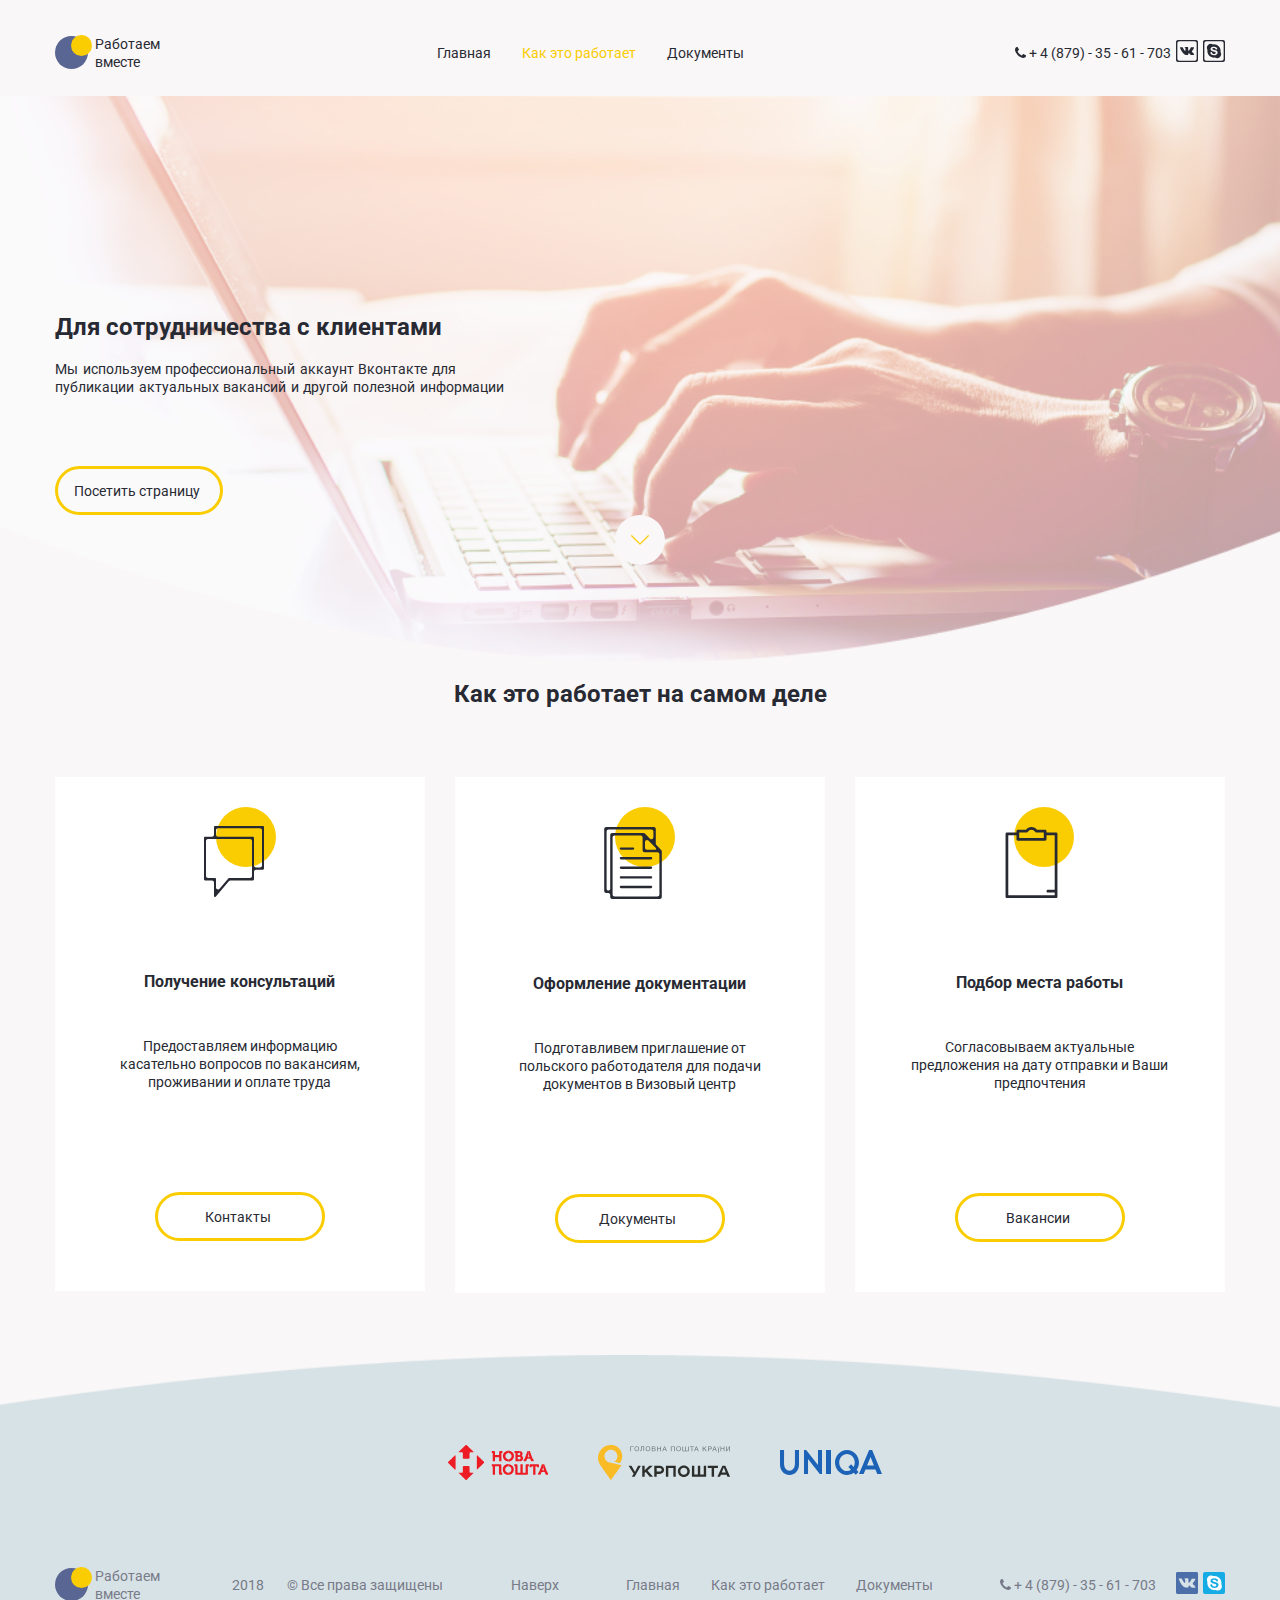
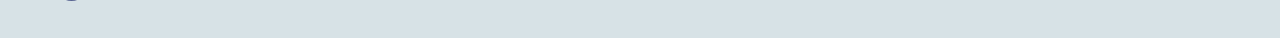
<file: how-it-works.html>
<!DOCTYPE html>
<html lang="ru">

<head>
    <meta charset="UTF-8" />
    <title>Работа в Польше</title>
    <meta http-equiv="X-UA-Compatible" content="IE=edge" />
    <meta name="viewport" content="width=device-width, initial-scale=1" />

    <meta name="description" content="Работа В Польше. Проверненные работодатели. Легальное трудоустройство. Медецинска страховка. Консультация за рубежом" />
    <link rel="icon" href="favicon.png" />
    <link rel="stylesheet" href="css/style.css" />
    <link rel="stylesheet" href="https://use.fontawesome.com/releases/v5.5.0/css/all.css" integrity="sha384-B4dIYHKNBt8Bc12p+WXckhzcICo0wtJAoU8YZTY5qE0Id1GSseTk6S+L3BlXeVIU"
        crossorigin="anonymous">
    <link href="dist/hamburgers.css" rel="stylesheet">
    <script type="text/javascript" src="https://ajax.googleapis.com/ajax/libs/jquery/1.10.1/jquery.min.js"></script>


</head>

<body>
    <header class="ba-header" id="top">
        <div class="ba-container">
            <nav class="ba-nav">
                <a href="index.html">
                    <div class="ba-logo">
                        <svg width="37" height="34" viewBox="0 0 37 34" fill="none" xmlns="http://www.w3.org/2000/svg">
                            <circle cx="16.5" cy="17.5" r="16.5" fill="#596592" />
                            <circle cx="26.5" cy="10.5" r="10.5" fill="#FACC02" />
                        </svg>
                        <span class="ba-logo__text">Работаем вместе</span>
                    </div>
                </a>
                <div>
                    <ul class="ba-menu">
                        <li class="ba-menu__list"><a href="index.html">Главная</a></li>
                        <li class="ba-menu__list"><a class="ba-current" href="how-it-works.html">Как это работает</a></li>
                        <li class="ba-menu__list"><a href="documents.html">Документы</a></li>
                    </ul>
                </div>
                <div class="ba-socials">
                    <a class="ba-tel" href="#"><svg width="11" height="11" viewBox="0 0 11 11" fill="none" xmlns="http://www.w3.org/2000/svg">
                        <path d="M11 8.6875C11 8.82812 10.974 9.01302 10.9219 9.24219C10.8698 9.46615 10.8151 9.64323 10.7578 9.77344C10.6484 10.0339 10.3307 10.3099 9.80469 10.6016C9.3151 10.8672 8.83073 11 8.35156 11C8.21094 11 8.07292 10.9922 7.9375 10.9766C7.80729 10.9557 7.65885 10.9219 7.49219 10.875C7.32552 10.8281 7.20052 10.7917 7.11719 10.7656C7.03906 10.7344 6.89583 10.6797 6.6875 10.6016C6.47917 10.5234 6.35156 10.4766 6.30469 10.4609C5.79427 10.2786 5.33854 10.0625 4.9375 9.8125C4.27083 9.40104 3.58073 8.84115 2.86719 8.13281C2.15885 7.41927 1.59896 6.72917 1.1875 6.0625C0.9375 5.66146 0.721354 5.20573 0.539063 4.69531C0.523438 4.64844 0.476563 4.52083 0.398438 4.3125C0.320313 4.10417 0.265625 3.96094 0.234375 3.88281C0.208333 3.79948 0.171875 3.67448 0.125 3.50781C0.078125 3.34115 0.0442708 3.19271 0.0234375 3.0625C0.0078125 2.92708 0 2.78906 0 2.64844C0 2.16927 0.132813 1.6849 0.398438 1.19531C0.690104 0.66927 0.966146 0.351562 1.22656 0.242187C1.35677 0.184895 1.53385 0.130208 1.75781 0.0781245C1.98698 0.0260411 2.17188 -5.96046e-07 2.3125 -5.96046e-07C2.38542 -5.96046e-07 2.4401 0.00781194 2.47656 0.023437C2.57031 0.0546872 2.70833 0.252604 2.89063 0.617187C2.94792 0.716145 3.02604 0.85677 3.125 1.03906C3.22396 1.22135 3.3151 1.38802 3.39844 1.53906C3.48177 1.6849 3.5625 1.82292 3.64063 1.95312C3.65625 1.97396 3.70052 2.03906 3.77344 2.14844C3.85156 2.25781 3.90885 2.35156 3.94531 2.42969C3.98177 2.5026 4 2.57552 4 2.64844C4 2.7526 3.92448 2.88281 3.77344 3.03906C3.6276 3.19531 3.46615 3.33854 3.28906 3.46875C3.11719 3.59896 2.95573 3.73698 2.80469 3.88281C2.65885 4.02865 2.58594 4.14844 2.58594 4.24219C2.58594 4.28906 2.59896 4.34896 2.625 4.42187C2.65104 4.48958 2.67188 4.54167 2.6875 4.57812C2.70833 4.61458 2.74479 4.67708 2.79688 4.76562C2.85417 4.85417 2.88542 4.90365 2.89063 4.91406C3.28646 5.6276 3.73958 6.23958 4.25 6.75C4.76042 7.26042 5.3724 7.71354 6.08594 8.10937C6.09635 8.11458 6.14583 8.14583 6.23438 8.20312C6.32292 8.25521 6.38542 8.29167 6.42188 8.3125C6.45833 8.32812 6.51042 8.34896 6.57813 8.375C6.65104 8.40104 6.71094 8.41406 6.75781 8.41406C6.85156 8.41406 6.97135 8.34115 7.11719 8.19531C7.26302 8.04427 7.40104 7.88281 7.53125 7.71094C7.66146 7.53385 7.80469 7.3724 7.96094 7.22656C8.11719 7.07552 8.2474 7 8.35156 7C8.42448 7 8.4974 7.01823 8.57031 7.05469C8.64844 7.09115 8.74219 7.14844 8.85156 7.22656C8.96094 7.29948 9.02604 7.34375 9.04688 7.35937C9.17708 7.4375 9.3151 7.51823 9.46094 7.60156C9.61198 7.6849 9.77865 7.77604 9.96094 7.875C10.1432 7.97396 10.2839 8.05208 10.3828 8.10937C10.7474 8.29167 10.9453 8.42969 10.9766 8.52344C10.9922 8.5599 11 8.61458 11 8.6875Z"
                         fill="currentColor" />
                    </svg>
                    + 4 (879) - 35 - 61 - 703</a>
                    <a class="ba-vk" href="#">
                        <svg width="22" height="22" viewBox="0 0 22 22" fill="none" xmlns="http://www.w3.org/2000/svg">
                            <path d="M6.56613 12.518C7.11773 13.2654 7.75154 13.9263 8.57034 14.3939C9.49758 14.9239 10.4959 15.0837 11.5487 15.035C12.0406 15.0114 12.1886 14.8831 12.2113 14.393C12.2265 14.0573 12.2653 13.7224 12.4306 13.4206C12.5931 13.1247 12.8396 13.0687 13.124 13.2528C13.2655 13.3458 13.3848 13.4622 13.4977 13.5868C13.7748 13.8893 14.0431 14.2026 14.3301 14.4951C14.691 14.8626 15.1191 15.0791 15.6562 15.035L17.7371 15.0359C18.072 15.0132 18.2462 14.6027 18.054 14.2277C17.9186 13.966 17.7409 13.7332 17.553 13.5073C17.1278 12.9964 16.6267 12.5611 16.1529 12.0989C15.7258 11.682 15.6987 11.44 16.0418 10.9589C16.4172 10.4333 16.8198 9.92871 17.1981 9.40599C17.5511 8.91765 17.9133 8.43002 18.0981 7.846C18.2164 7.47319 18.1117 7.30894 17.7309 7.24302C17.665 7.23221 17.5964 7.23221 17.5296 7.23221L15.2653 7.22938C14.9864 7.22495 14.833 7.34686 14.7345 7.59404C14.6009 7.92822 14.4637 8.26222 14.3046 8.58365C13.9454 9.31492 13.5436 10.0217 12.9803 10.6194C12.8557 10.751 12.7175 10.9181 12.51 10.8496C12.2509 10.7548 12.1742 10.327 12.1787 10.1826L12.1767 7.56888C12.1264 7.19624 12.0431 7.02915 11.6722 6.95668H9.32039C9.00729 6.95668 8.84924 7.07876 8.68126 7.27456C8.58558 7.38849 8.55563 7.4615 8.75444 7.49942C9.14426 7.57331 9.36557 7.82616 9.42334 8.21722C9.51636 8.84288 9.50998 9.47102 9.45594 10.0985C9.44052 10.2817 9.40898 10.4642 9.33651 10.6357C9.22293 10.9056 9.03866 10.9598 8.79768 10.7938C8.58026 10.6438 8.42682 10.4326 8.27585 10.2205C7.71167 9.42318 7.26214 8.56398 6.89465 7.66101C6.78904 7.40001 6.60582 7.24214 6.32958 7.23753C5.65059 7.22672 4.97088 7.22512 4.291 7.23841C3.88293 7.24568 3.76102 7.44431 3.92812 7.81535C4.66753 9.4611 5.49094 11.0608 6.56613 12.518Z"
                                fill="currentColor" />
                            <path d="M2 0C0.89543 0 0 0.895431 0 2V20C0 21.1046 0.895431 22 2 22H20C21.1046 22 22 21.1046 22 20V2C22 0.89543 21.1046 0 20 0H2ZM20.6392 18.6392C20.6392 19.7437 19.7437 20.6392 18.6392 20.6392H3.36082C2.25625 20.6392 1.36082 19.7437 1.36082 18.6392V3.36082C1.36082 2.25625 2.25626 1.36082 3.36082 1.36082H18.6392C19.7437 1.36082 20.6392 2.25626 20.6392 3.36082V18.6392Z"
                                fill="currentColor" />
                        </svg>
                    </a>
                    <a class="ba-skype" href="#">
                        <svg width="22" height="22" viewBox="0 0 22 22" fill="none" xmlns="http://www.w3.org/2000/svg">
                            <path d="M4.37128 11C4.37128 14.6613 7.33869 17.6289 10.9991 17.6289C11.3512 17.6289 11.6969 17.6018 12.0341 17.5481C12.6457 17.925 13.366 18.1443 14.1379 18.1443C16.3504 18.1443 18.1443 16.3505 18.1443 14.1382C18.1443 13.366 17.9257 12.6457 17.5474 12.0341C17.6009 11.6969 17.6287 11.3521 17.6287 11C17.6287 7.338 14.6613 4.37041 11 4.37041C10.6481 4.37041 10.3022 4.39911 9.96501 4.45191C9.35424 4.07432 8.63396 3.85567 7.86211 3.85567C5.64953 3.85567 3.85565 5.64866 3.85565 7.86195C3.85565 8.63397 4.07431 9.35336 4.4519 9.96574C4.3998 10.3038 4.37128 10.6474 4.37128 11ZM12.4675 12.1854C12.2906 12.0171 12.0628 11.8893 11.78 11.8007C11.4961 11.71 11.1146 11.6149 10.6373 11.514C9.99602 11.3744 9.45966 11.2117 9.02484 11.0239C8.58983 10.8365 8.24325 10.5799 7.98668 10.2549C7.7294 9.92799 7.60146 9.52099 7.60146 9.03867C7.60146 8.57904 7.73719 8.16743 8.00776 7.81003C8.27904 7.45104 8.67134 7.17604 9.18218 6.98521C9.69143 6.79384 10.2916 6.69834 10.9791 6.69834C11.5278 6.69834 12.0039 6.76124 12.4062 6.88829C12.807 7.01551 13.1419 7.18366 13.4085 7.39452C13.6745 7.60556 13.8707 7.82722 13.9938 8.06058C14.1178 8.29376 14.1798 8.52252 14.1798 8.74489C14.1798 8.95203 14.0999 9.14038 13.9435 9.30464C13.7868 9.46978 13.5868 9.55341 13.3534 9.5527C13.1426 9.5527 12.9776 9.50469 12.8628 9.40174C12.7512 9.30162 12.634 9.14357 12.507 8.92244C12.3465 8.61483 12.1549 8.37456 11.9317 8.20251C11.7141 8.03418 11.3558 7.94647 10.8565 7.94718C10.3945 7.94718 10.0256 8.04198 9.74654 8.22643C9.46587 8.41408 9.33173 8.63113 9.33102 8.88611C9.33173 9.04594 9.37745 9.18078 9.46976 9.29542C9.5635 9.41166 9.69462 9.51248 9.86206 9.59789C10.03 9.68365 10.2009 9.75045 10.372 9.79865C10.5457 9.84755 10.8341 9.91878 11.2341 10.0125C11.7357 10.1211 12.1914 10.242 12.6007 10.3738C13.0093 10.5063 13.3573 10.6662 13.6458 10.8559C13.9357 11.0459 14.1628 11.2878 14.3248 11.5799C14.4876 11.8723 14.5681 12.2297 14.5681 12.6498C14.569 13.1568 14.4279 13.6118 14.1472 14.0151C13.8666 14.4189 13.455 14.7345 12.9163 14.9607C12.3769 15.1888 11.7396 15.3018 11.0032 15.3018C10.1208 15.3018 9.39074 15.1477 8.8138 14.8351C8.40467 14.6119 8.07191 14.3128 7.81693 13.9391C7.56036 13.5654 7.43101 13.1995 7.43101 12.8421C7.43101 12.6321 7.51163 12.4491 7.66738 12.2995C7.82561 12.1491 8.02849 12.0738 8.26894 12.0738C8.4658 12.0738 8.63413 12.1328 8.77199 12.2506C8.9086 12.3677 9.02324 12.5382 9.11627 12.763C9.22861 13.0242 9.35105 13.2422 9.48075 13.4158C9.60939 13.5879 9.79066 13.7312 10.0256 13.8436C10.2583 13.9561 10.5675 14.0119 10.9544 14.0119C11.4846 14.0119 11.9125 13.898 12.2396 13.6715C12.569 13.4436 12.7272 13.1662 12.7272 12.8306C12.7271 12.5628 12.6418 12.3505 12.4675 12.1854Z"
                                fill="currentColor" />
                            <path d="M2 0C0.89543 0 0 0.895431 0 2V20C0 21.1046 0.895431 22 2 22H20C21.1046 22 22 21.1046 22 20V2C22 0.89543 21.1046 0 20 0H2ZM20.6392 18.6392C20.6392 19.7437 19.7437 20.6392 18.6392 20.6392H3.36082C2.25625 20.6392 1.36082 19.7437 1.36082 18.6392V3.36082C1.36082 2.25625 2.25626 1.36082 3.36082 1.36082H18.6392C19.7437 1.36082 20.6392 2.25626 20.6392 3.36082V18.6392Z"
                                fill="currentColor" />
                        </svg>
                    </a>
                    <div class="ba-burger">
                        <a href="#">
                            <div class="hamburger hamburger--emphatic">
                                <div class="hamburger-box">
                                    <div class="hamburger-inner"></div>
                                </div>
                            </div>
                        </a>
                    </div>
                </div>
            </nav>
        </div>
    </header>
    <main>
        <section class="ba-works-section">
            <div class="ba-container">
                <div class="ba-works">
                    <h1 class="ba-works__title">Для сотрудничества с клиентами</h1>
                    <p class="ba-works__desc">Мы используем профессиональный аккаунт Вконтакте для публикации
                        актуальных вакансий и другой полезной информации</p>
                    <a class="ba-button" href="#">Посетить страницу</a>
                    <div class="ba-scroll">
                        <a href="#how-to-work">
                            <svg width="50" height="50" viewBox="0 0 50 50" fill="none" xmlns="http://www.w3.org/2000/svg">
                                <circle cx="25" cy="25" r="25" fill="#FAF7F8" />
                                <path d="M33.8061 20.3643C33.5581 20.1163 33.155 20.1163 32.9069 20.3643L24.9999 28.2868L17.0775 20.3643C16.8294 20.1163 16.4263 20.1163 16.1782 20.3643C15.9302 20.6124 15.9302 21.0155 16.1782 21.2636L24.5348 29.6202C24.6589 29.7442 24.8139 29.8062 24.9844 29.8062C25.1395 29.8062 25.31 29.7442 25.434 29.6202L33.7906 21.2636C34.0542 21.0155 34.0542 20.6124 33.8061 20.3643Z"
                                    fill="#FACC02" />
                            </svg>
                        </a>
                    </div>
                </div>
            </div>
        </section>
        <section class="ba-how-section">
            <div class="ba-container">
                <div class="ba-how" id="how-to-work">
                    <h1 class="ba-how__title">Как это работает на самом деле</h1>
                    <div class="ba-row">
                        <div class="ba-col-4 ba-medium-12">
                            <div class="ba-how-block">
                                <div class="ba-how__img">
                                    <svg width="72" height="90" viewBox="0 0 72 90" fill="none" xmlns="http://www.w3.org/2000/svg">
                                        <circle cx="42" cy="30" r="30" fill="#FACC02" />
                                        <path d="M59 19H11C10.4478 19 10 19.5298 10 20.1833V27.65C10 28.7546 9.10457 29.65 8 29.65H1C0.44775 29.65 0 30.1798 0 30.8333V72.25C0 72.9035 0.44775 73.4333 1 73.4333H8C9.10457 73.4333 10 74.3287 10 75.4333V88.8166C9.99988 89.2952 10.2434 89.7268 10.617 89.91C10.7384 89.9699 10.8685 90.0004 11 90C11.2653 90 11.5195 89.8751 11.707 89.6533L24.8148 74.1424C25.1948 73.6927 25.7536 73.4333 26.3424 73.4333H49C49.5522 73.4333 50 72.9035 50 72.25V64.7833C50 63.6787 50.8954 62.7833 52 62.7833H59C59.5522 62.7833 60 62.2535 60 61.6V20.1833C60 19.5298 59.5522 19 59 19ZM48 69.0666C48 70.1712 47.1046 71.0667 46 71.0667H25C24.7348 71.0667 24.4805 71.1915 24.293 71.4134L15.5276 81.7858C14.3246 83.2093 12 82.3586 12 80.4948V72.25C12 71.5965 11.5522 71.0667 11 71.0667H4C2.89543 71.0667 2 70.1712 2 69.0667V34.0167C2 32.9121 2.89543 32.0167 4 32.0167H46C47.1046 32.0167 48 32.9121 48 34.0167V69.0666ZM58 58.4166C58 59.5212 57.1046 60.4167 56 60.4167H52C50.8954 60.4167 50 59.5212 50 58.4167V30.8333C50 30.1798 49.5522 29.65 49 29.65H14C12.8954 29.65 12 28.7546 12 27.65V23.3667C12 22.2621 12.8954 21.3667 14 21.3667H56C57.1046 21.3667 58 22.2621 58 23.3667V58.4166Z"
                                            fill="#282A33" />
                                    </svg>

                                </div>
                                <h3 class="ba-how-block__title">Получение консультаций</h3>
                                <p>Предоставляем информацию
                                    касательно вопросов по вакансиям,
                                    проживании и оплате труда
                                </p>
                                <a class="ba-button" href="#">Контакты</a>
                            </div>
                        </div>
                        <div class="ba-col-4 ba-medium-12">
                            <div class="ba-how-block">
                                <div class="ba-how__img">
                                    <svg width="71" height="92" viewBox="0 0 71 92" fill="none" xmlns="http://www.w3.org/2000/svg">
                                        <circle cx="41" cy="30" r="30" fill="#FACC02" />
                                        <path d="M47 50H17C16.3376 50 15.8 50.5364 15.8 51.2C15.8 51.8636 16.3376 52.4 17 52.4H47C47.6624 52.4 48.2 51.8636 48.2 51.2C48.2 50.5364 47.6624 50 47 50Z"
                                            fill="#282A33" />
                                        <path d="M17 42.8H29C29.6624 42.8 30.2 42.2636 30.2 41.6C30.2 40.9364 29.6624 40.4 29 40.4H17C16.3376 40.4 15.8 40.9364 15.8 41.6C15.8 42.2636 16.3376 42.8 17 42.8Z"
                                            fill="#282A33" />
                                        <path d="M47 59.6H17C16.3376 59.6 15.8 60.1364 15.8 60.8C15.8 61.4636 16.3376 62 17 62H47C47.6624 62 48.2 61.4636 48.2 60.8C48.2 60.1364 47.6624 59.6 47 59.6Z"
                                            fill="#282A33" />
                                        <path d="M47 69.2H17C16.3376 69.2 15.8 69.7364 15.8 70.4C15.8 71.0636 16.3376 71.6 17 71.6H47C47.6624 71.6 48.2 71.0636 48.2 70.4C48.2 69.7364 47.6624 69.2 47 69.2Z"
                                            fill="#282A33" />
                                        <path d="M47 78.8H17C16.3376 78.8 15.8 79.3364 15.8 80C15.8 80.6636 16.3376 81.2 17 81.2H47C47.6624 81.2 48.2 80.6636 48.2 80C48.2 79.3364 47.6624 78.8 47 78.8Z"
                                            fill="#282A33" />
                                        <path d="M52.3857 38.089C52.0107 37.7139 51.7999 37.2052 51.7999 36.6748V22C51.7999 20.8954 50.9045 20 49.7999 20H2.19995C1.09538 20 0.199951 20.8954 0.199951 22V84C0.199951 85.1046 1.09538 86 2.19995 86H4.19995C5.30452 86 6.19995 86.8954 6.19995 88V90C6.19995 91.1046 7.09538 92 8.19995 92H55.7999C56.9045 92 57.7999 91.1046 57.7999 90V44.3316C57.7999 43.8012 57.5892 43.2925 57.2141 42.9174L52.3857 38.089ZM40.9999 34.9252C40.9999 33.1434 43.1542 32.2511 44.4142 33.511L51.7999 40.8968C52.5023 41.5991 52.0048 42.8 51.0116 42.8H42.9999C41.8954 42.8 40.9999 41.9046 40.9999 40.8V34.9252ZM4.39995 83.6C3.40584 83.6 2.59995 82.7941 2.59995 81.8V24.4C2.59995 23.2954 3.49538 22.4 4.59995 22.4H47.3999C48.5045 22.4 49.3999 23.2954 49.3999 24.4V30.2748C49.3999 32.0566 47.2457 32.9489 45.9857 31.689L40.8825 26.5858C40.5075 26.2107 39.9987 26 39.4683 26H8.19995C7.09538 26 6.19995 26.8954 6.19995 28V81.8C6.19995 82.7941 5.39406 83.6 4.39995 83.6ZM10.5999 89.6C9.49538 89.6 8.59995 88.7046 8.59995 87.6V86V30.4C8.59995 29.2954 9.49538 28.4 10.5999 28.4H36.5999C37.7045 28.4 38.5999 29.2954 38.5999 30.4V43.2C38.5999 44.3046 39.4954 45.2 40.5999 45.2H53.3999C54.5045 45.2 55.3999 46.0954 55.3999 47.2V87.6C55.3999 88.7046 54.5045 89.6 53.3999 89.6H10.5999Z"
                                            fill="#282A33" />
                                    </svg>
                                </div>
                                <h3 class="ba-how-block__title">Оформление документации</h3>
                                <p>Подготавливем приглашение от польского работодателя для подачи документов в Визовый
                                    центр
                                </p>
                                <a class="ba-button" href="documents.html">Документы</a>
                            </div>
                        </div>
                        <div class="ba-col-4 ba-medium-12">
                            <div class="ba-how-block">
                                <div class="ba-how__img">
                                    <svg width="69" height="91" viewBox="0 0 69 91" fill="none" xmlns="http://www.w3.org/2000/svg">
                                        <circle cx="39" cy="30" r="30" fill="#FACC02" />
                                        <path d="M51.0769 25.4616H41.5192V24.0962C41.5192 23.3423 40.9078 22.7309 40.1538 22.7309H31.9596C30.6794 21.0288 28.6539 20 26.4999 20C24.3459 20 22.3205 21.0288 21.0403 22.7307H12.846C12.0921 22.7307 11.4807 23.3421 11.4807 24.0961V25.4615H1.92298C1.16902 25.4615 0.557617 26.0729 0.557617 26.8268V89.6345C0.557617 90.3885 1.16902 90.9999 1.92298 90.9999H51.0769C51.8308 90.9999 52.4423 90.3885 52.4423 89.6345V26.827C52.4423 26.073 51.8308 25.4616 51.0769 25.4616ZM14.2115 25.4616H21.7709C22.2582 25.4616 22.7086 25.2019 22.9527 24.78C23.6842 23.516 25.0433 22.7309 26.4999 22.7309C27.9565 22.7309 29.3158 23.5162 30.047 24.78C30.2909 25.2019 30.7415 25.4616 31.2288 25.4616H38.7883V30.9232H14.2115V25.4616ZM49.7115 82.8077H42.8846C42.1306 82.8077 41.5192 83.4191 41.5192 84.173C41.5192 84.927 42.1306 85.5384 42.8846 85.5384H49.7115V88.2691H3.28834V28.1923H11.4807V32.2884C11.4807 33.0424 12.0921 33.6538 12.846 33.6538H40.1537C40.9077 33.6538 41.5191 33.0424 41.5191 32.2884V28.1923H49.7114V82.8077H49.7115Z"
                                            fill="#282A33" />
                                    </svg>

                                </div>
                                <h3 class="ba-how-block__title">Подбор места работы</h3>
                                <p>Согласовываем актуальные предложения на дату отправки и Ваши предпочтения
                                </p>
                                <a class="ba-button" href="#">Вакансии</a>
                            </div>
                        </div>
                    </div>
                </div>
            </div>
        </section>

        <footer class="ba-footer">
            <div class="ba-container">
                <div class="ba-partners">
                    <div class="ba-partners__block">
                        <svg width="100" height="35" viewBox="0 0 100 35" fill="none" xmlns="http://www.w3.org/2000/svg">
                            <path fill-rule="evenodd" clip-rule="evenodd" d="M43.775 5.9375C43.775 5.9375 43.775 5.9375 45.8783 5.9375C46.6447 5.9375 47.0308 6.30858 47.0308 7.14634C47.0308 7.14634 47.0308 7.14633 47.0308 10.115C47.0308 10.115 47.0308 10.115 51.151 10.115C51.151 10.115 51.151 10.115 51.151 7.14634C51.151 6.30858 51.5314 5.9375 52.3957 5.9375C52.3957 5.9375 52.3957 5.9375 54.4069 5.9375C54.4069 5.9375 54.4069 5.9375 54.4069 7.8885C54.4069 7.8885 54.4069 7.8885 53.5483 7.8885L53.4503 7.98409C53.4503 7.98409 53.4503 7.98409 53.4503 16.3391C53.4503 16.3391 53.4503 16.3391 51.151 16.3391C51.151 16.3391 51.151 16.3391 51.151 12.1616C51.151 12.1616 51.151 12.1616 47.0308 12.1616C47.0308 12.1616 47.0308 12.1616 47.0308 16.3391C47.0308 16.3391 47.0308 16.3391 44.7316 16.3391C44.7316 16.3391 44.7316 16.3391 44.7316 7.98409C44.7316 7.98409 44.7316 7.8885 44.6336 7.8885C44.6336 7.8885 44.6336 7.8885 43.775 7.8885C43.775 7.8885 43.775 7.8885 43.775 5.9375Z"
                                fill="#ED1C24" />
                            <path fill-rule="evenodd" clip-rule="evenodd" d="M60.4402 5.75195L60.4921 5.75757V7.89974L60.4402 7.8885C58.7172 7.8885 57.3746 9.28288 57.3746 11.0483C57.3746 12.9038 58.7172 14.3881 60.4402 14.3881L60.4921 14.3769V16.519L60.4402 16.5246C57.3746 16.5246 54.8852 14.1126 54.8852 11.0483C54.8852 8.07404 57.3746 5.75195 60.4402 5.75195Z"
                                fill="#ED1C24" />
                            <path fill-rule="evenodd" clip-rule="evenodd" d="M60.4921 5.75757L61.5581 5.85878C64.0879 6.34231 65.9953 8.44512 65.9953 11.0483C65.9953 13.7246 64.0879 15.9118 61.5581 16.4122L60.4921 16.519V14.3768L61.6619 14.1295C62.7913 13.6234 63.6038 12.4371 63.6038 11.0483C63.6038 9.72143 62.7913 8.60817 61.6619 8.13588L60.4921 7.89974V5.75757Z"
                                fill="#ED1C24" />
                            <path fill-rule="evenodd" clip-rule="evenodd" d="M66.4736 5.9375C66.4736 5.9375 66.4736 5.9375 69.6833 5.9375H71.2162V7.8885H71.0721C70.882 7.8885 70.4959 7.8885 69.7294 7.8885C69.7294 7.8885 69.7294 7.8885 69.7294 10.0251C69.7294 10.0251 69.7294 10.0251 70.3806 10.0251H71.2162V11.8805H70.7264C70.4843 11.8805 70.1616 11.8805 69.7294 11.8805C69.7294 11.8805 69.7294 11.8805 69.7294 14.2026C69.7294 14.2981 69.7294 14.2981 69.8274 14.2981C69.8274 14.2981 69.8274 14.2981 70.5132 14.2981H71.2162V16.3391H71.0145C70.6687 16.3391 69.9715 16.3391 68.5827 16.3391C67.8163 16.3391 67.436 15.968 67.436 15.1303V7.8885C67.436 7.8885 67.436 7.8885 66.4736 7.8885C66.4736 7.8885 66.4736 7.8885 66.4736 5.9375Z"
                                fill="#ED1C24" />
                            <path fill-rule="evenodd" clip-rule="evenodd" d="M71.2162 5.9375H71.2623C73.3714 5.9375 74.6161 7.05076 74.6161 8.72626C74.6161 9.74393 74.1378 10.3961 73.6595 10.8628C74.5239 11.2339 75.0944 12.1616 75.0944 13.1793C75.0944 15.1303 73.5615 16.3391 71.3602 16.3391C71.3602 16.3391 71.3602 16.3391 71.3199 16.3391H71.2162V14.2981H71.4524C72.2188 14.2981 72.7029 13.8315 72.7029 13.0893C72.7029 12.3471 72.2188 11.8805 71.4524 11.8805C71.4524 11.8805 71.4524 11.8805 71.2392 11.8805H71.2162V10.0251H71.2623C71.9365 10.0251 72.3168 9.55838 72.3168 8.9118C72.3168 8.25959 71.9365 7.8885 71.2623 7.8885C71.2623 7.8885 71.2623 7.8885 71.2392 7.8885H71.2162V5.9375Z"
                                fill="#ED1C24" />
                            <path fill-rule="evenodd" clip-rule="evenodd" d="M79.5026 5.9375C79.5026 5.9375 79.5026 5.9375 80.4707 5.9375H80.6494V8.9118C80.5572 9.09734 80.4592 9.37284 80.4592 9.65397C80.4592 9.65397 80.4592 9.65397 79.6928 11.7905C79.6928 11.7905 79.6928 11.7905 80.5053 11.7905H80.6494V13.7359H80.1308C79.8369 13.7359 79.5026 13.7359 79.1223 13.7359C79.1223 13.7359 79.1223 13.7359 78.4481 15.4114C78.2579 16.058 77.8776 16.3391 77.1112 16.3391C77.1112 16.3391 77.1112 16.3391 75.6706 16.3391C75.6706 16.3391 75.6706 16.3391 75.6706 14.2981C75.6706 14.2981 75.6706 14.2981 76.1489 14.2981C76.3448 14.2981 76.3448 14.2981 76.437 14.2026C76.437 14.2026 76.437 14.2026 79.5026 5.9375Z"
                                fill="#ED1C24" />
                            <path fill-rule="evenodd" clip-rule="evenodd" d="M80.6494 5.9375H81.8019C81.8019 5.9375 81.8019 5.9375 84.8676 14.2026C84.9598 14.2981 84.9598 14.2981 85.1499 14.2981C85.1499 14.2981 85.1499 14.2981 85.536 14.2981C85.536 14.2981 85.536 14.2981 85.536 16.3391C85.536 16.3391 85.536 16.3391 84.1933 16.3391C83.4269 16.3391 83.0466 16.058 82.8507 15.3158C82.8507 15.3158 82.8507 15.3158 82.1822 13.7359C82.1822 13.7359 82.1822 13.7359 80.8914 13.7359H80.6494V11.7905H81.606C81.606 11.7905 81.606 11.7905 80.8453 9.65397C80.8453 9.37284 80.7474 9.09734 80.6494 8.9118V5.9375Z"
                                fill="#ED1C24" />
                            <path fill-rule="evenodd" clip-rule="evenodd" d="M43.775 19.3077C43.775 19.3077 43.775 19.3077 52.1076 19.3077C52.874 19.3077 53.3523 19.6788 53.3523 20.5166C53.3523 20.5166 53.3523 20.5166 53.3523 27.5728C53.3523 27.6628 53.3523 27.6628 53.4503 27.6628C53.4503 27.6628 53.4503 27.6628 54.2167 27.6628C54.2167 27.6628 54.2167 27.6628 54.2167 29.7093C54.2167 29.7093 54.2167 29.7093 52.2056 29.7093C51.3412 29.7093 50.9609 29.3383 50.9609 28.5005C50.9609 28.5005 50.9609 28.5005 50.9609 21.3543C50.9609 21.3543 50.9609 21.2587 50.8629 21.2587C50.8629 21.2587 50.8629 21.2587 47.0308 21.2587C47.0308 21.2587 47.0308 21.2587 47.0308 29.7093C47.0308 29.7093 47.0308 29.7093 44.7316 29.7093C44.7316 29.7093 44.7316 29.7093 44.7316 21.2587C44.7316 21.2587 44.7316 21.2587 43.775 21.2587C43.775 21.2587 43.775 21.2587 43.775 19.3077Z"
                                fill="#ED1C24" />
                            <path fill-rule="evenodd" clip-rule="evenodd" d="M60.2502 19.1223L60.2963 19.1279V21.2701L60.2502 21.2589C58.5214 21.2589 57.1845 22.6532 57.1845 24.4187C57.1845 26.2741 58.5214 27.7585 60.2502 27.7585L60.2963 27.7472V29.8894L60.2502 29.895C57.1845 29.895 54.7873 27.4773 54.7873 24.4187C54.7873 21.4444 57.1845 19.1223 60.2502 19.1223Z"
                                fill="#ED1C24" />
                            <path fill-rule="evenodd" clip-rule="evenodd" d="M60.2962 19.1278L61.3968 19.229C63.9727 19.7125 65.8052 21.8154 65.8052 24.4186C65.8052 27.0949 63.9727 29.282 61.3968 29.7824L60.2962 29.8892V27.7471L61.5121 27.4997C62.6588 26.9937 63.4137 25.8073 63.4137 24.4186C63.4137 23.0917 62.6588 21.9784 61.5121 21.5061L60.2962 21.27V19.1278Z"
                                fill="#ED1C24" />
                            <path fill-rule="evenodd" clip-rule="evenodd" d="M66.2835 19.3077C66.2835 19.3077 66.2835 19.3077 68.3926 19.3077C69.159 19.3077 69.5393 19.6788 69.5393 20.5166C69.5393 20.5166 69.5393 20.5166 69.5393 27.5728C69.5393 27.6628 69.5393 27.6628 69.6373 27.6628C69.6373 27.6628 69.6373 27.6628 72.4148 27.6628C72.4148 27.6628 72.4148 27.6628 72.4148 19.3077C72.4148 19.3077 72.4148 19.3077 74.714 19.3077C74.714 19.3077 74.714 19.3077 74.714 27.6628C74.714 27.6628 74.714 27.6628 77.4916 27.6628C77.5895 27.6628 77.5895 27.6628 77.5895 27.5728C77.5895 27.5728 77.5895 27.5728 77.5895 20.5166C77.5895 19.6788 77.9699 19.3077 78.7363 19.3077C78.7363 19.3077 78.7363 19.3077 80.8454 19.3077C80.8454 19.3077 80.8454 19.3077 80.8454 21.2587C80.8454 21.2587 80.8454 21.2587 79.981 21.2587C79.883 21.2587 79.883 21.3543 79.883 21.3543C79.883 21.3543 79.883 21.3543 79.883 28.5005C79.883 29.3383 79.5027 29.7093 78.7363 29.7093C78.7363 29.7093 78.7363 29.7093 68.4848 29.7093C67.6261 29.7093 67.2401 29.3383 67.2401 28.5005C67.2401 28.5005 67.2401 28.5005 67.2401 21.3543C67.2401 21.3543 67.2401 21.2587 67.1479 21.2587C67.1479 21.2587 67.1479 21.2587 66.2835 21.2587C66.2835 21.2587 66.2835 21.2587 66.2835 19.3077Z"
                                fill="#ED1C24" />
                            <path fill-rule="evenodd" clip-rule="evenodd" d="M82.6605 19.3077C82.6605 19.3077 82.6605 19.3077 89.8464 19.3077C90.7108 19.3077 90.9989 19.6788 90.9989 20.421C90.9989 20.421 90.9989 20.421 90.9989 22.1865H88.8898C88.8898 22.1865 88.8898 22.1865 88.8898 21.3543C88.8898 21.2587 88.8898 21.2587 88.7919 21.2587C88.7919 21.2587 88.7919 21.2587 87.455 21.2587C87.455 21.2587 87.455 21.2587 87.455 29.7093C87.455 29.7093 87.455 29.7093 85.15 29.7093C85.15 29.7093 85.15 29.7093 85.15 21.2587C85.15 21.2587 85.15 21.2587 83.813 21.2587C83.7151 21.2587 83.7151 21.2587 83.7151 21.3543C83.7151 21.3543 83.7151 21.3543 83.7151 22.1865C83.7151 22.1865 83.7151 22.1865 81.606 22.1865C81.606 22.1865 81.606 22.1865 81.606 20.421C81.606 19.6788 81.8941 19.3077 82.6605 19.3077Z"
                                fill="#ED1C24" />
                            <path fill-rule="evenodd" clip-rule="evenodd" d="M93.9667 19.3077C93.9667 19.3077 93.9667 19.3077 94.9348 19.3077H95.1134V22.282C95.0155 22.4676 94.9233 22.7431 94.9233 23.0242C94.9233 23.0242 94.9233 23.0242 94.1569 25.1608C94.1569 25.1608 94.1569 25.1608 94.9636 25.1608H95.1134V27.1061H94.5948C94.3009 27.1061 93.9667 27.1061 93.5806 27.1061C93.5806 27.1061 93.5806 27.1061 92.9122 28.6861C92.722 29.4282 92.3359 29.7093 91.5695 29.7093C91.5695 29.7093 91.5695 29.7093 90.1346 29.7093C90.1346 29.7093 90.1346 29.7093 90.1346 27.6628C90.1346 27.6628 90.1346 27.6628 90.6129 27.6628C90.8088 27.6628 90.8088 27.6628 90.901 27.5728C90.901 27.5728 90.901 27.5728 93.9667 19.3077Z"
                                fill="#ED1C24" />
                            <path fill-rule="evenodd" clip-rule="evenodd" d="M95.1134 19.3077H96.2602C96.2602 19.3077 96.2602 19.3077 99.3316 27.5728C99.4238 27.6628 99.4238 27.6628 99.6197 27.6628H100C100 27.6628 100 27.6628 100 29.7093C100 29.7093 100 29.7093 98.6574 29.7093C97.891 29.7093 97.5106 29.4282 97.3147 28.6861C97.3147 28.6861 97.3147 28.6861 96.6463 27.1061C96.6463 27.1061 96.6463 27.1061 95.3555 27.1061H95.1134V25.1608H96.07C96.07 25.1608 96.07 25.1608 95.3036 23.0242C95.3036 22.7431 95.2114 22.4676 95.1134 22.282V19.3077Z"
                                fill="#ED1C24" />
                            <path fill-rule="evenodd" clip-rule="evenodd" d="M29.0114 10.3624C29.1209 10.3286 29.265 10.3961 29.409 10.5816C29.409 10.5816 29.409 10.5816 35.9207 16.8001C36.301 17.1712 36.301 17.7334 35.9207 18.0089C35.9207 18.0089 35.9207 18.0089 29.409 24.323C29.265 24.5085 29.1209 24.5535 29.0114 24.4973C28.9019 24.4411 28.8328 24.278 28.8328 24.0419V10.7672C28.8328 10.5367 28.9019 10.3961 29.0114 10.3624Z"
                                fill="#ED1C24" />
                            <path fill-rule="evenodd" clip-rule="evenodd" d="M17.8725 0.00012207H18.3335L18.7772 0.180042C18.7772 0.180042 18.7772 0.180042 25.479 6.67964C25.7672 7.05072 25.6692 7.33185 25.1909 7.33185C25.1909 7.33185 25.1909 7.33185 22.4134 7.33185C21.9351 7.33185 21.5548 7.70293 21.5548 8.1696C21.5548 8.1696 21.5548 8.1696 21.5548 12.9937C21.5548 13.4604 21.1687 13.8314 20.5924 13.8314C20.5924 13.8314 20.5924 13.8314 15.7116 13.8314C15.2333 13.8314 14.8472 13.4604 14.8472 12.9937C14.8472 12.9937 14.8472 12.9937 14.8472 8.1696C14.8472 7.70293 14.4669 7.33185 13.9828 7.33185H11.0151C10.5368 7.33185 10.4389 7.05072 10.727 6.67964C10.727 6.67964 10.727 6.67964 17.4346 0.180042L17.8725 0.00012207Z"
                                fill="#ED1C24" />
                            <path fill-rule="evenodd" clip-rule="evenodd" d="M7.37315 10.2219C7.49416 10.2781 7.56908 10.4411 7.56908 10.6773V24.2275C7.56908 24.4636 7.49416 24.6042 7.37315 24.6492C7.2579 24.6942 7.09079 24.6492 6.89486 24.5086C6.89486 24.5086 6.89486 24.5086 0.285245 18.009C-0.0950817 17.7335 -0.0950817 17.1713 0.285245 16.8002C0.285245 16.8002 0.285246 16.8002 6.89486 10.3962C7.09079 10.2106 7.2579 10.1656 7.37315 10.2219Z"
                                fill="#ED1C24" />
                            <path fill-rule="evenodd" clip-rule="evenodd" d="M15.7115 20.8877C15.7115 20.8877 15.7115 20.8877 20.5924 20.8877C21.1686 20.8877 21.5547 21.2588 21.5547 21.7254C21.5547 21.7254 21.5547 21.7254 21.5547 26.8307C21.5547 27.3873 21.935 27.7584 22.4133 27.7584H25.0007C25.479 27.7584 25.6692 28.0339 25.2888 28.315C25.2888 28.315 25.2888 28.315 18.7772 34.719C18.5813 34.9046 18.345 35.0001 18.103 35.0001C17.8667 35.0001 17.6247 34.9046 17.4345 34.719C17.4345 34.719 17.4345 34.719 10.9229 28.315C10.5368 28.0339 10.7269 27.7584 11.2052 27.7584C11.2052 27.7584 11.2052 27.7584 13.9828 27.7584C14.4668 27.7584 14.8471 27.3873 14.8471 26.8307C14.8471 26.8307 14.8471 26.8307 14.8471 21.7254C14.8471 21.2588 15.2332 20.8877 15.7115 20.8877Z"
                                fill="#ED1C24" />
                        </svg>
                    </div>
                    <div class="ba-partners__block">
                        <svg width="132" height="35" viewBox="0 0 132 35" fill="none" xmlns="http://www.w3.org/2000/svg">
                            <g clip-path="url(#clip0)">
                                <path d="M23.2002 20.0921C23.1993 20.0919 11.5103 17.4697 11.5103 17.4697C8.02628 16.6881 5.84071 13.2546 6.62892 9.80062C7.41759 6.34665 10.8813 4.18054 14.3653 4.96189C17.8496 5.74353 20.035 9.17703 19.2467 12.6308C18.8517 14.36 17.7861 15.7652 16.3832 16.6406C16.383 16.6406 16.3796 16.6434 16.3783 16.6441C16.337 16.6735 16.3103 16.7213 16.3103 16.775C16.3103 16.8503 16.3628 16.9137 16.4336 16.9306C16.4339 16.9308 21.6336 18.0964 21.6345 18.0964C21.7582 18.1242 21.8867 18.0769 21.9627 17.9773C21.9631 17.9764 21.963 17.9771 21.963 17.9771C23.3954 16.0981 24.2559 13.7535 24.2559 11.2176C24.2559 5.2455 19.5491 0.36496 13.6123 0.0183144C13.5594 0.0154152 13.2376 0.00295639 13.1289 0.00141907C10.5004 -0.0394859 7.83523 0.707672 5.51763 2.31664C-0.335163 6.37907 -1.75717 14.3753 2.34049 20.177L12.7402 34.9003C12.7846 34.9603 12.8561 34.9991 12.9363 34.9991C13.0173 34.9991 13.089 34.9596 13.1332 34.8991C13.1332 34.8991 23.3455 20.4621 23.3464 20.4608C23.3724 20.4225 23.3879 20.3761 23.3879 20.3263C23.3879 20.2121 23.3078 20.1165 23.2002 20.0921Z"
                                    fill="#FABC26" />
                                <path d="M33.2057 20.6445C33.3309 20.6445 33.4138 20.6856 33.4553 20.7681L36.9229 26.6342H37.0888L40.0375 20.8501C40.0996 20.7059 40.2245 20.6445 40.3906 20.6445H42.5085C42.6955 20.6445 42.799 20.8298 42.7159 20.9737L36.6111 31.6776C36.549 31.8009 36.4246 31.8629 36.2582 31.8629H34.1819C33.9534 31.8629 33.9328 31.7187 34.0159 31.554L35.6561 28.775L30.7558 20.9121C30.6724 20.768 30.735 20.6445 30.8802 20.6445H33.2057Z"
                                    fill="#2C2E2C" />
                                <path d="M46.3621 20.6445C46.5491 20.6445 46.6529 20.7472 46.6529 20.9325V25.3348L51.3254 20.809C51.4498 20.7059 51.6365 20.6445 51.865 20.6445H54.3983C54.5852 20.6445 54.6478 20.809 54.502 20.9532L49.5391 25.5641L54.8137 31.554C54.9589 31.6978 54.8762 31.8629 54.6893 31.8629H52.1974C51.969 31.8629 51.8031 31.8009 51.678 31.6567L47.7265 27.0362L46.6529 28.0261V31.5745C46.6529 31.7598 46.5491 31.8629 46.3621 31.8629H44.535C44.348 31.8629 44.2445 31.7598 44.2445 31.5745V20.9325C44.2445 20.7472 44.348 20.6445 44.535 20.6445H46.3621Z"
                                    fill="#2C2E2C" />
                                <path d="M61.6991 26.6143C62.9657 26.6143 63.6923 25.8323 63.6923 24.7414C63.6923 23.6708 62.9657 22.9094 61.6991 22.9094H58.6878V26.6143H61.6991ZM61.6991 20.6449C64.2111 20.6449 66.1004 22.4356 66.1004 24.7414C66.1004 27.129 64.2111 28.8787 61.6991 28.8787H58.6878V31.5751C58.6878 31.7602 58.5839 31.8633 58.3974 31.8633H56.5697C56.383 31.8633 56.2789 31.7602 56.2789 31.5751V20.9331C56.2789 20.7478 56.383 20.6449 56.5697 20.6449H61.6991Z"
                                    fill="#2C2E2C" />
                                <path d="M77.4508 20.6445C77.6373 20.6445 77.7417 20.7472 77.7417 20.9325V31.5745C77.7417 31.7598 77.6373 31.8629 77.4508 31.8629H75.6229C75.4369 31.8629 75.3325 31.7598 75.3325 31.5745V22.888H70.3073V31.5745C70.3073 31.7598 70.2034 31.8629 70.0169 31.8629H68.1895C68.0024 31.8629 67.8986 31.7598 67.8986 31.5745V20.9325C67.8986 20.7472 68.0024 20.6445 68.1895 20.6445H77.4508Z"
                                    fill="#2C2E2C" />
                                <path d="M82.3152 26.2646C82.3152 28.3025 83.7683 29.7842 85.8447 29.7842C87.9011 29.7842 89.3548 28.3025 89.3548 26.2646C89.3548 24.1856 87.9011 22.7242 85.8447 22.7242C83.7683 22.7242 82.3152 24.1856 82.3152 26.2646ZM85.8447 20.4803C89.1051 20.4803 91.7842 22.9711 91.7842 26.2646C91.7842 29.5786 89.1051 32.0283 85.8447 32.0283C82.5643 32.0283 79.8858 29.5786 79.8858 26.2646C79.8858 22.9711 82.5643 20.4803 85.8447 20.4803Z"
                                    fill="#2C2E2C" />
                                <path d="M99.8465 29.6193V20.9323C99.8465 20.7474 99.9498 20.6445 100.137 20.6445H101.923C102.11 20.6445 102.214 20.7474 102.214 20.9323V29.6193H105.765V20.9323C105.765 20.7474 105.868 20.6445 106.055 20.6445H107.841C108.028 20.6445 108.132 20.7474 108.132 20.9323V31.5745C108.132 31.7598 108.028 31.8629 107.841 31.8629H94.2193C94.0741 31.8629 93.9283 31.7598 93.9283 31.5745V20.9323C93.9283 20.7474 94.0316 20.6445 94.2193 20.6445H96.0047C96.1918 20.6445 96.2957 20.7474 96.2957 20.9323V29.6193H99.8465Z"
                                    fill="#2C2E2C" />
                                <path d="M119.671 20.6445C119.857 20.6445 119.961 20.7472 119.961 20.9325V22.6204C119.961 22.8058 119.857 22.9084 119.671 22.9084H116.057V31.5745C116.057 31.7598 115.953 31.8629 115.766 31.8629H113.939C113.752 31.8629 113.649 31.7598 113.649 31.5745V22.9084H110.035C109.849 22.9084 109.744 22.8058 109.744 22.6204V20.9325C109.744 20.7472 109.849 20.6445 110.035 20.6445H119.671Z"
                                    fill="#2C2E2C" />
                                <path d="M123.779 27.4791H127.724L125.898 22.8684H125.669L123.779 27.4791ZM128.555 29.6403H122.907L122.118 31.6161C122.056 31.7811 121.932 31.8633 121.765 31.8633H119.71C119.502 31.8633 119.44 31.7602 119.502 31.5751L124.403 20.8098C124.444 20.7067 124.527 20.6449 124.673 20.6449H127.04C127.185 20.6449 127.268 20.7067 127.309 20.8098L131.982 31.5337C132.044 31.6989 131.94 31.8633 131.753 31.8633H129.781C129.573 31.8633 129.427 31.7602 129.344 31.5751L128.555 29.6403Z"
                                    fill="#2C2E2C" />
                                <path d="M32.3545 6.18774V1.38366H35.5429V1.93705H32.995V6.18774H32.3545Z" fill="#617171" />
                                <path d="M37.1134 3.7788C37.1134 4.97996 37.7741 5.7558 38.8028 5.7558C39.8179 5.7558 40.4786 4.97285 40.4786 3.7788C40.4786 2.5914 39.8179 1.82222 38.7891 1.82222C37.6447 1.82222 37.1134 2.75315 37.1134 3.7788ZM41.1193 3.745C41.1193 5.15553 40.3358 6.30225 38.7961 6.30225C37.243 6.30225 36.4731 5.12822 36.4731 3.73146C36.4731 2.23401 37.379 1.26889 38.7891 1.26889C40.2947 1.26889 41.1193 2.31451 41.1193 3.745Z"
                                    fill="#617171" />
                                <path d="M46.1327 6.04833H45.4925V1.79764H43.7008L43.6055 4.50309C43.5714 5.46826 43.217 6.14966 42.4814 6.14966C42.3449 6.14966 42.1407 6.10232 42.0181 6.05499V5.5152C42.1069 5.56942 42.2907 5.58296 42.3653 5.58296C42.7128 5.58296 42.9653 5.39385 42.9991 4.17243L43.0877 1.24425H46.1327V6.04833Z"
                                    fill="#617171" />
                                <path d="M48.2842 3.7788C48.2842 4.97996 48.9449 5.7558 49.9737 5.7558C50.9886 5.7558 51.6494 4.97285 51.6494 3.7788C51.6494 2.5914 50.9886 1.82222 49.96 1.82222C48.8155 1.82222 48.2842 2.75315 48.2842 3.7788ZM52.2897 3.745C52.2897 5.15553 51.5067 6.30225 49.967 6.30225C48.4135 6.30225 47.6435 5.12822 47.6435 3.73146C47.6435 2.23401 48.5499 1.26889 49.96 1.26889C51.4656 1.26889 52.2897 2.31451 52.2897 3.745Z"
                                    fill="#617171" />
                                <path d="M54.4238 5.65461H55.7048C56.3518 5.65461 56.9854 5.61439 56.9854 4.77096C56.9854 3.93425 56.2428 3.9409 55.5959 3.9409H54.4238V5.65461ZM54.4238 3.44156H55.5752C56.1203 3.44156 56.7744 3.40111 56.7744 2.67932C56.7744 1.95702 56.2086 1.92351 55.6367 1.92351H54.4238V3.44156ZM55.8683 1.38366C56.6722 1.38366 57.4143 1.70101 57.4143 2.58465C57.4143 3.05686 57.1353 3.46199 56.6993 3.6169C57.2988 3.75225 57.6324 4.19715 57.6324 4.83166C57.6324 5.93816 56.7197 6.18774 55.7934 6.18774H53.7972V1.38366H55.8683Z"
                                    fill="#617171" />
                                <path d="M63.0047 6.18774H62.3642V3.9409H59.8028V6.18774H59.1624V1.38366H59.8028V3.38734H62.3642V1.38366H63.0047V6.18774Z"
                                    fill="#617171" />
                                <path d="M66.5813 1.99081L65.7434 4.21097H67.4061L66.5813 1.99081ZM68.85 6.18774H68.1349L67.5966 4.71697H65.5598L65.0082 6.18774H64.3264L66.2341 1.38366H66.9561L68.85 6.18774Z"
                                    fill="#617171" />
                                <path d="M76.7465 6.18774H76.106V1.93705H73.5447V6.18774H72.9042V1.38366H76.7465V6.18774Z"
                                    fill="#617171" />
                                <path d="M78.9039 3.7788C78.9039 4.97996 79.5644 5.7558 80.5929 5.7558C81.6081 5.7558 82.2687 4.97285 82.2687 3.7788C82.2687 2.5914 81.6081 1.82222 80.5797 1.82222C79.4347 1.82222 78.9039 2.75315 78.9039 3.7788ZM82.9092 3.745C82.9092 5.15553 82.1258 6.30225 80.5866 6.30225C79.033 6.30225 78.2634 5.12822 78.2634 3.73146C78.2634 2.23401 79.169 1.26889 80.5797 1.26889C82.085 1.26889 82.9092 2.31451 82.9092 3.745Z"
                                    fill="#617171" />
                                <path d="M84.4169 1.38366H85.0574V5.63458H87.2101V1.38366H87.85V5.63458H90.0028V1.38366H90.6433V6.18774H84.4169V1.38366Z"
                                    fill="#617171" />
                                <path d="M95.9031 1.93705H94.2749V6.18774H93.6344V1.93705H92.0063V1.38366H95.9031V1.93705Z"
                                    fill="#617171" />
                                <path d="M98.383 1.99081L97.5457 4.21097H99.2077L98.383 1.99081ZM100.652 6.18774H99.9366L99.3983 4.71697H97.3614L96.8099 6.18774H96.1281L98.0358 1.38366H98.7578L100.652 6.18774Z"
                                    fill="#617171" />
                                <path d="M106.6 3.31356L108.725 6.18774H107.908L106.15 3.74514L105.346 4.50118V6.18774H104.706V1.38366H105.346V3.76556L107.806 1.38366H108.643L106.6 3.31356Z"
                                    fill="#617171" />
                                <path d="M110.718 3.68449H111.95C112.571 3.68449 113.048 3.51581 113.048 2.80756C113.048 2.03815 112.496 1.93017 111.862 1.93017H110.718V3.68449ZM112.073 1.38366C113 1.38366 113.688 1.76814 113.688 2.76688C113.688 3.85335 112.979 4.21763 112.032 4.21763H110.718V6.18774H110.077V1.38366H112.073Z"
                                    fill="#617171" />
                                <path d="M116.522 1.99081L115.684 4.21097H117.346L116.522 1.99081ZM118.79 6.18774H118.075L117.537 4.71697H115.5L114.948 6.18774H114.267L116.174 1.38366H116.896L118.79 6.18774Z"
                                    fill="#617171" />
                                <path d="M121.396 2.47577H120.783V1.79437H121.396V2.47577ZM120.763 7.69141H120.122V2.88733H120.763V7.69141ZM120.109 2.47577H119.496V1.79437H120.109V2.47577Z"
                                    fill="#617171" />
                                <path d="M126.377 6.18774H125.737V3.9409H123.176V6.18774H122.535V1.38366H123.176V3.38734H125.737V1.38366H126.377V6.18774Z"
                                    fill="#617171" />
                                <path d="M128.14 1.38366H128.78V5.45236H128.793L131.171 1.38366H131.982V6.18774H131.342V2.10551H131.328L128.943 6.18774H128.14V1.38366Z"
                                    fill="#617171" />
                            </g>
                        </svg>
                    </div>
                    <div class="ba-partners__block">
                        <svg width="102" height="25" viewBox="0 0 102 25" fill="none" xmlns="http://www.w3.org/2000/svg">
                            <path d="M3.05176e-05 0.00012088H4.05046V13.5605C4.05046 18.0361 6.40684 20.7225 9.49986 20.7225C12.6267 20.7225 14.9491 18.0361 14.9491 13.5605V0.00012088H19V14.5328C19 20.1776 15.2742 25.0001 9.49986 25.0001C3.72549 25.0001 3.05176e-05 20.1776 3.05176e-05 14.5328V0.00012088Z"
                                fill="#1C63B7" />
                            <path d="M42 24.0001V0.000121478H37.9834V14.9749L26.1931 0.000121478H24V23.9598H28.0176V9.04796L39.7793 24.0001H42Z"
                                fill="#1C63B7" />
                            <path d="M46 24.0001H51V0.000123006H46V24.0001Z" fill="#1C63B7" />
                            <path fill-rule="evenodd" clip-rule="evenodd" d="M79 12.5001C79 5.59623 73.6268 0.00012088 66.9998 0.00012088C60.3719 0.00012088 55 5.59623 55 12.5001C55 19.4039 60.3719 25.0001 66.9998 25.0001C69.5208 25.0001 71.8599 24.1894 73.7912 22.8051L75.7484 24.8642L78.4854 21.9845L76.5989 20.0021C78.1058 17.9134 79 15.3155 79 12.5001ZM66.9998 21.0774C62.6969 21.0774 59.208 17.2386 59.208 12.5001C59.208 7.76403 62.6969 3.92289 66.9998 3.92289C71.3031 3.92289 74.792 7.76403 74.792 12.5001C74.792 14.1191 74.3842 15.6344 73.6761 16.9246L71.0949 14.2106L68.3578 17.0903L70.9953 19.8637C69.8262 20.6349 68.4603 21.0774 66.9998 21.0774Z"
                                fill="#1C63B7" />
                            <path d="M97.2208 24.0001H102L92.1284 0.000123006H89.1265L79 24.0001H83.6477L85.4698 19.4799H95.4539L97.2208 24.0001ZM87.0613 15.5329L90.5415 6.90165L93.9128 15.5329H87.0613Z"
                                fill="#1C63B7" />
                        </svg>
                    </div>


                </div>
                <nav class="ba-nav ba-nav--footer">
                    <a href="index.html">
                        <div class="ba-logo">
                            <svg width="37" height="34" viewBox="0 0 37 34" fill="none" xmlns="http://www.w3.org/2000/svg">
                                <circle cx="16.5" cy="17.5" r="16.5" fill="#596592" />
                                <circle cx="26.5" cy="10.5" r="10.5" fill="#FACC02" />
                            </svg>
                            <span class="ba-logo__text">Работаем вместе</span>
                        </div>
                    </a>
                    <div class="ba-copy">
                        <span>2018</span>
                        <span class="ba-copy__info">&copy; Все права защищены </span>
                    </div>
                    <div class="ba-back-top">
                        <a href="#top">Наверх <i class="fas fa-arrow-up"></i></a>
                    </div>
                    <div class="ba-footer-menu">
                        <ul class="ba-menu">
                            <li class="ba-menu__list"><a href="index.html">Главная</a></li>
                            <li class="ba-menu__list"><a class="ba-current" href="how-it-works.html">Как это работает</a></li>
                            <li class="ba-menu__list"><a href="documents.html">Документы</a></li>
                        </ul>
                    </div>
                    <div class="ba-socials">
                        <a class="ba-tel" href="#"><svg width="11" height="11" viewBox="0 0 11 11" fill="none" xmlns="http://www.w3.org/2000/svg">
                            <path d="M11 8.6875C11 8.82812 10.974 9.01302 10.9219 9.24219C10.8698 9.46615 10.8151 9.64323 10.7578 9.77344C10.6484 10.0339 10.3307 10.3099 9.80469 10.6016C9.3151 10.8672 8.83073 11 8.35156 11C8.21094 11 8.07292 10.9922 7.9375 10.9766C7.80729 10.9557 7.65885 10.9219 7.49219 10.875C7.32552 10.8281 7.20052 10.7917 7.11719 10.7656C7.03906 10.7344 6.89583 10.6797 6.6875 10.6016C6.47917 10.5234 6.35156 10.4766 6.30469 10.4609C5.79427 10.2786 5.33854 10.0625 4.9375 9.8125C4.27083 9.40104 3.58073 8.84115 2.86719 8.13281C2.15885 7.41927 1.59896 6.72917 1.1875 6.0625C0.9375 5.66146 0.721354 5.20573 0.539063 4.69531C0.523438 4.64844 0.476563 4.52083 0.398438 4.3125C0.320313 4.10417 0.265625 3.96094 0.234375 3.88281C0.208333 3.79948 0.171875 3.67448 0.125 3.50781C0.078125 3.34115 0.0442708 3.19271 0.0234375 3.0625C0.0078125 2.92708 0 2.78906 0 2.64844C0 2.16927 0.132813 1.6849 0.398438 1.19531C0.690104 0.66927 0.966146 0.351562 1.22656 0.242187C1.35677 0.184895 1.53385 0.130208 1.75781 0.0781245C1.98698 0.0260411 2.17188 -5.96046e-07 2.3125 -5.96046e-07C2.38542 -5.96046e-07 2.4401 0.00781194 2.47656 0.023437C2.57031 0.0546872 2.70833 0.252604 2.89063 0.617187C2.94792 0.716145 3.02604 0.85677 3.125 1.03906C3.22396 1.22135 3.3151 1.38802 3.39844 1.53906C3.48177 1.6849 3.5625 1.82292 3.64063 1.95312C3.65625 1.97396 3.70052 2.03906 3.77344 2.14844C3.85156 2.25781 3.90885 2.35156 3.94531 2.42969C3.98177 2.5026 4 2.57552 4 2.64844C4 2.7526 3.92448 2.88281 3.77344 3.03906C3.6276 3.19531 3.46615 3.33854 3.28906 3.46875C3.11719 3.59896 2.95573 3.73698 2.80469 3.88281C2.65885 4.02865 2.58594 4.14844 2.58594 4.24219C2.58594 4.28906 2.59896 4.34896 2.625 4.42187C2.65104 4.48958 2.67188 4.54167 2.6875 4.57812C2.70833 4.61458 2.74479 4.67708 2.79688 4.76562C2.85417 4.85417 2.88542 4.90365 2.89063 4.91406C3.28646 5.6276 3.73958 6.23958 4.25 6.75C4.76042 7.26042 5.3724 7.71354 6.08594 8.10937C6.09635 8.11458 6.14583 8.14583 6.23438 8.20312C6.32292 8.25521 6.38542 8.29167 6.42188 8.3125C6.45833 8.32812 6.51042 8.34896 6.57813 8.375C6.65104 8.40104 6.71094 8.41406 6.75781 8.41406C6.85156 8.41406 6.97135 8.34115 7.11719 8.19531C7.26302 8.04427 7.40104 7.88281 7.53125 7.71094C7.66146 7.53385 7.80469 7.3724 7.96094 7.22656C8.11719 7.07552 8.2474 7 8.35156 7C8.42448 7 8.4974 7.01823 8.57031 7.05469C8.64844 7.09115 8.74219 7.14844 8.85156 7.22656C8.96094 7.29948 9.02604 7.34375 9.04688 7.35937C9.17708 7.4375 9.3151 7.51823 9.46094 7.60156C9.61198 7.6849 9.77865 7.77604 9.96094 7.875C10.1432 7.97396 10.2839 8.05208 10.3828 8.10937C10.7474 8.29167 10.9453 8.42969 10.9766 8.52344C10.9922 8.5599 11 8.61458 11 8.6875Z"
                             fill="currentColor" />
                        </svg>
                        + 4 (879) - 35 - 61 - 703</a>
                        <a class="ba-vk" href="#">
                            <svg width="22" height="22" viewBox="0 0 22 22" fill="none" xmlns="http://www.w3.org/2000/svg">
                                <g clip-path="url(#clip0)">
                                    <path d="M20.5981 0H1.40498C0.628749 0 0 0.628749 0 1.40343V20.5966C0 21.3713 0.628749 22 1.40498 22H20.5966C21.3713 22 22 21.3713 22 20.5966V1.40343C22.0016 0.627196 21.3728 0 20.5981 0ZM18.2492 13.4055C18.6513 13.8154 19.5238 14.5031 19.3655 15.2033C19.2195 15.846 18.2601 15.6116 17.3286 15.6489C16.2652 15.6939 15.6349 15.7172 14.9953 15.2033C14.6941 14.9596 14.5171 14.6708 14.2284 14.3479C13.966 14.056 13.6353 13.5328 13.1851 13.553C12.3763 13.5934 12.6293 14.7205 12.3421 15.489C7.84616 16.1969 6.04065 13.4195 4.44782 10.7244C3.67624 9.41881 2.56157 6.61506 2.56157 6.61506L5.74102 6.60419C5.74102 6.60419 6.76099 8.45939 7.03112 8.93755C7.26088 9.3443 7.51394 9.66721 7.77475 10.0305C7.99365 10.3317 8.33985 10.9216 8.71865 10.8735C9.33498 10.7943 9.44676 8.4035 9.06485 7.60243C8.91271 7.27796 8.54788 7.16463 8.17063 7.05441C8.29793 6.25023 11.7366 6.08256 12.2924 6.70666C13.0997 7.6133 11.7335 10.1376 12.8389 10.8735C14.3914 10.06 15.7172 6.65387 15.7172 6.65387L19.44 6.67716C19.44 6.67716 18.8578 8.51838 18.2477 9.33498C17.8922 9.81314 16.7123 10.8781 16.7589 11.6683C16.7961 12.294 17.7556 12.9025 18.2492 13.4055Z"
                                        fill="#4D6FA9" />
                                </g>
                            </svg>

                        </a>
                        <a class="ba-skype" href="#">
                            <svg width="22" height="22" viewBox="0 0 22 22" fill="none" xmlns="http://www.w3.org/2000/svg">
                                <path d="M20 0H2C0.895431 0 0 0.89543 0 2V20C0 21.1046 0.89543 22 2 22H20C21.1046 22 22 21.1046 22 20V2C22 0.895431 21.1046 0 20 0Z"
                                    fill="#15ACE5" />
                                <path d="M18.6506 13.1009C18.4865 12.6431 18.3945 12.1557 18.4362 11.6712C18.4535 11.4702 18.4624 11.2668 18.4624 11.0613C18.4624 7.15984 15.2996 3.99702 11.3981 3.99702C11.1926 3.99702 10.9892 4.00589 10.7883 4.02319C10.3037 4.06491 9.81631 3.97292 9.35846 3.80881C8.92944 3.65503 8.46725 3.57104 7.98528 3.57104C5.7333 3.57104 3.90771 5.39663 3.90771 7.64861C3.90771 8.13058 3.99171 8.59276 4.14549 9.02177C4.30961 9.4796 4.40158 9.96694 4.35986 10.4515C4.34256 10.6525 4.33369 10.8559 4.33369 11.0613C4.33369 14.9629 7.49651 18.1257 11.398 18.1257C11.6035 18.1257 11.8069 18.1168 12.0078 18.0995C12.4924 18.0578 12.9798 18.1498 13.4376 18.3139C13.8666 18.4677 14.3288 18.5517 14.8108 18.5517C17.0627 18.5517 18.8883 16.7261 18.8883 14.4741C18.8884 13.9921 18.8044 13.53 18.6506 13.1009ZM11.5323 15.9128C9.02202 15.9128 7.76689 14.9715 7.3807 13.7888C6.9945 12.6061 7.8393 12.2682 8.10481 12.244C8.37032 12.2199 8.93353 12.2842 9.09443 12.775C9.2617 13.2851 9.81854 14.2957 11.0254 14.4163C12.2322 14.537 13.0288 13.9819 13.2701 13.4026C13.5115 12.8233 13.077 12.0268 11.2185 11.7613C9.35993 11.4958 7.42897 10.6751 7.42897 8.81656C7.42897 6.958 9.55303 6.20975 11.5805 6.20975C13.6081 6.20975 14.636 7.35486 14.8632 7.8028C15.1448 8.35795 15.0482 9.28293 14.3804 9.44412C13.6805 9.61308 13.3184 9.22689 12.8115 8.28554C12.2874 7.31209 10.422 7.56143 9.7944 8.11658C9.16684 8.67173 9.3358 9.46826 11.9426 9.97513C14.5494 10.482 15.5149 11.4234 15.5149 12.8957C15.5149 14.3681 14.0425 15.9128 11.5323 15.9128Z"
                                    fill="white" />
                            </svg>

                        </a>
                    </div>
                </nav>
            </div>
        </footer>
    </main>
    <script>
        // Look for .hamburger
        var hamburger = document.querySelector(".hamburger");
        // On click
        hamburger.addEventListener("click", function () {
            // Toggle class "is-active"
            hamburger.classList.toggle("is-active");
            // Do something else, like open/close menu
        });
        $(document).ready(function () {
            $("a[href*='#']:not([href='#'])").on("click", function (event) {
                event.preventDefault();
                var id = $(this).attr('href'),
                    top = $(id).offset().top;
                $('body,html').animate({
                    scrollTop: top
                }, 1000);
            });
        });
    </script>
</body>

</html>
</file>
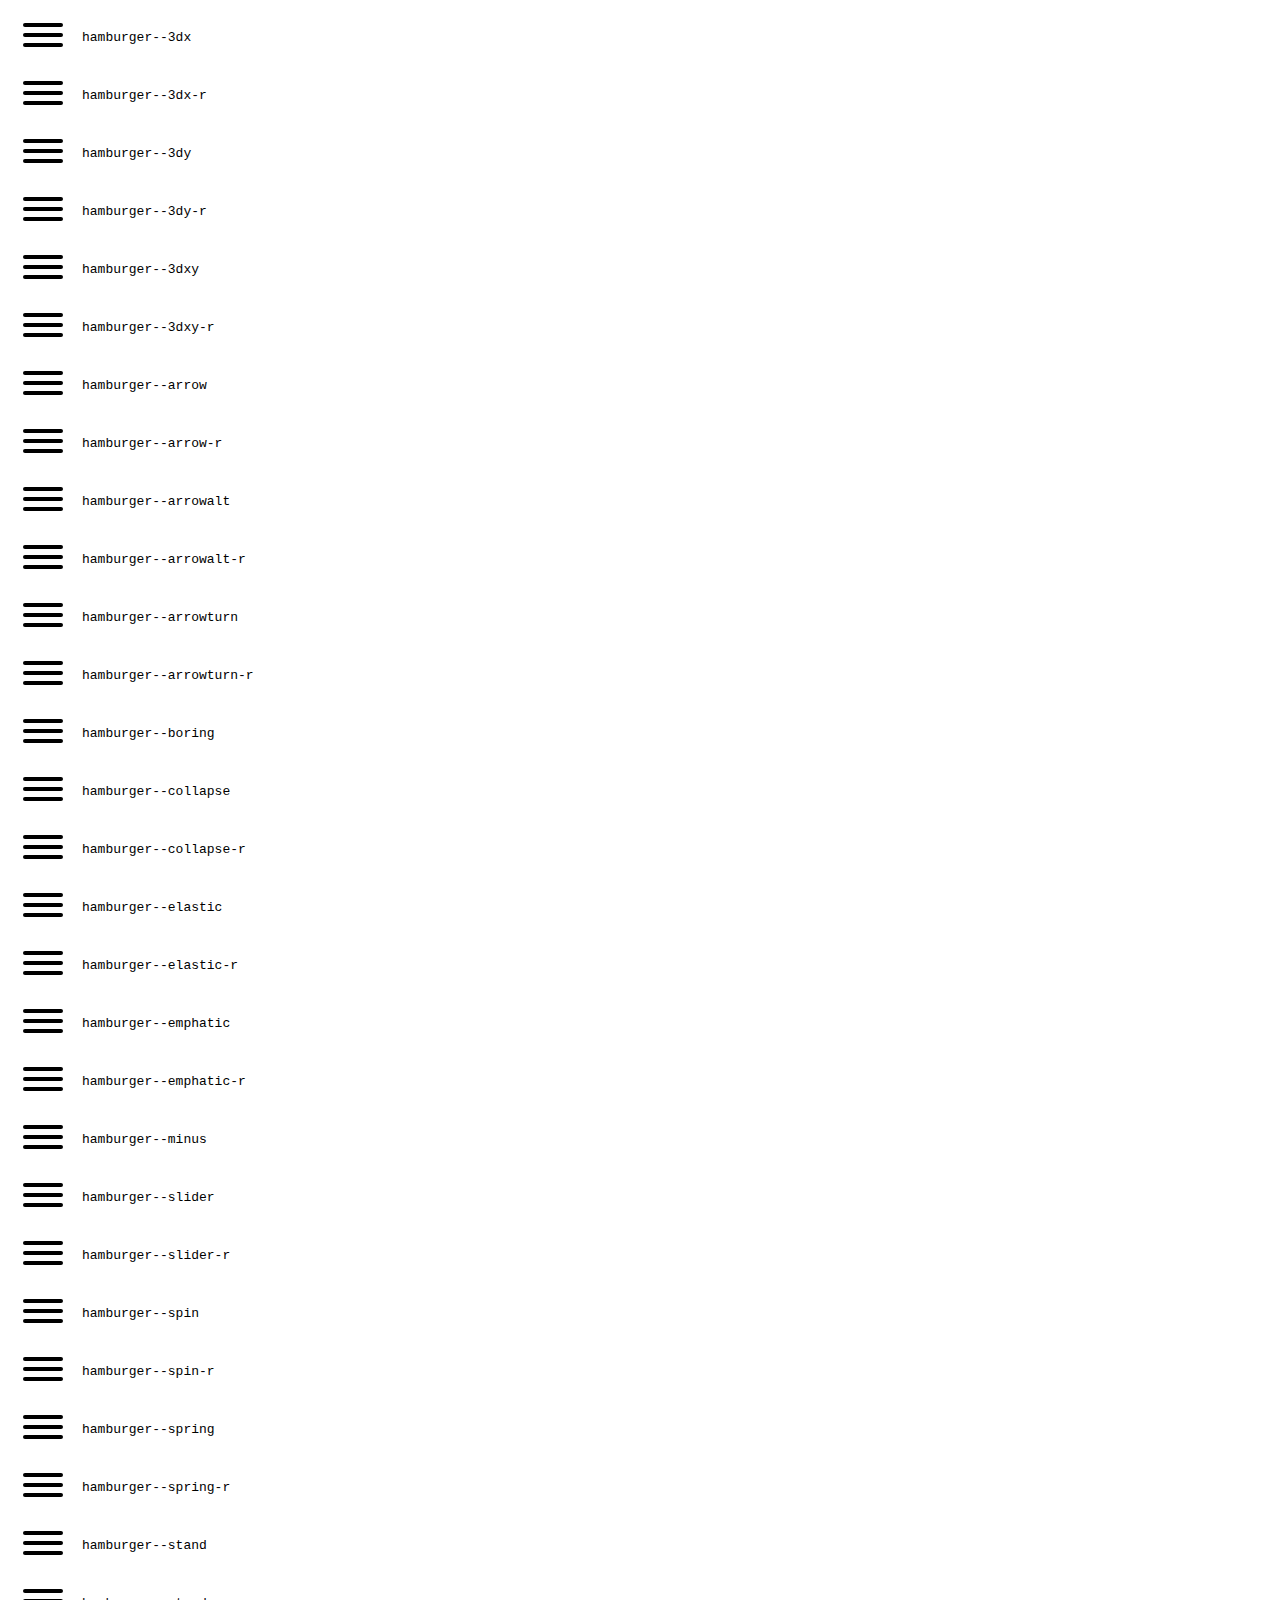
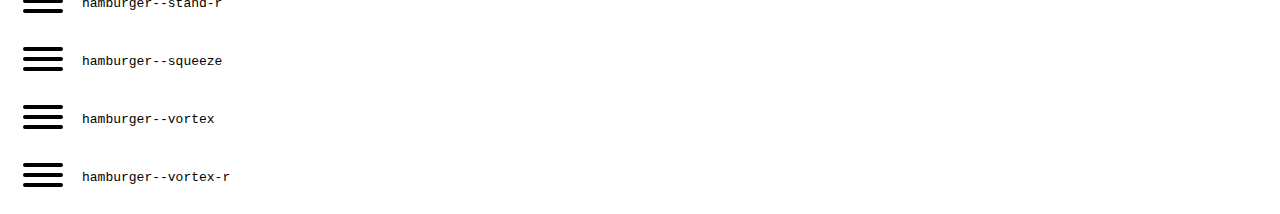
<file: dist/example.html>
<!DOCTYPE html>
<html lang="en">
<head>
  <meta charset="UTF-8">
  <title>Hamburgers by Jonathan Suh</title>
  <link rel="stylesheet" href="hamburgers.css">
  <style>
    code {
      display: inline-block;
    }

    code,
    .hamburger {
      vertical-align: middle;
    }
  </style>
</head>
<body>
  <div class="hamburger hamburger--3dx">
    <div class="hamburger-box">
      <div class="hamburger-inner"></div>
    </div>
  </div>
  <code>hamburger--3dx</code>

  <br>

  <div class="hamburger hamburger--3dx-r">
    <div class="hamburger-box">
      <div class="hamburger-inner"></div>
    </div>
  </div>
  <code>hamburger--3dx-r</code>

  <br>

  <div class="hamburger hamburger--3dy">
    <div class="hamburger-box">
      <div class="hamburger-inner"></div>
    </div>
  </div>
  <code>hamburger--3dy</code>

  <br>

  <div class="hamburger hamburger--3dy-r">
    <div class="hamburger-box">
      <div class="hamburger-inner"></div>
    </div>
  </div>
  <code>hamburger--3dy-r</code>

  <br>

  <div class="hamburger hamburger--3dxy">
    <div class="hamburger-box">
      <div class="hamburger-inner"></div>
    </div>
  </div>
  <code>hamburger--3dxy</code>

  <br>

  <div class="hamburger hamburger--3dxy-r">
    <div class="hamburger-box">
      <div class="hamburger-inner"></div>
    </div>
  </div>
  <code>hamburger--3dxy-r</code>

  <br>

  <div class="hamburger hamburger--arrow">
    <div class="hamburger-box">
      <div class="hamburger-inner"></div>
    </div>
  </div>
  <code>hamburger--arrow</code>

  <br>

  <div class="hamburger hamburger--arrow-r">
    <div class="hamburger-box">
      <div class="hamburger-inner"></div>
    </div>
  </div>
  <code>hamburger--arrow-r</code>

  <br>

  <div class="hamburger hamburger--arrowalt">
    <div class="hamburger-box">
      <div class="hamburger-inner"></div>
    </div>
  </div>
  <code>hamburger--arrowalt</code>

  <br>

  <div class="hamburger hamburger--arrowalt-r">
    <div class="hamburger-box">
      <div class="hamburger-inner"></div>
    </div>
  </div>
  <code>hamburger--arrowalt-r</code>

  <br>

  <div class="hamburger hamburger--arrowturn">
    <div class="hamburger-box">
      <div class="hamburger-inner"></div>
    </div>
  </div>
  <code>hamburger--arrowturn</code>

  <br>

  <div class="hamburger hamburger--arrowturn-r">
    <div class="hamburger-box">
      <div class="hamburger-inner"></div>
    </div>
  </div>
  <code>hamburger--arrowturn-r</code>

  <br>

  <div class="hamburger hamburger--boring">
    <div class="hamburger-box">
      <div class="hamburger-inner"></div>
    </div>
  </div>
  <code>hamburger--boring</code>

  <br>

  <div class="hamburger hamburger--collapse">
    <div class="hamburger-box">
      <div class="hamburger-inner"></div>
    </div>
  </div>
  <code>hamburger--collapse</code>

  <br>

  <div class="hamburger hamburger--collapse-r">
    <div class="hamburger-box">
      <div class="hamburger-inner"></div>
    </div>
  </div>
  <code>hamburger--collapse-r</code>

  <br>

  <div class="hamburger hamburger--elastic">
    <div class="hamburger-box">
      <div class="hamburger-inner"></div>
    </div>
  </div>
  <code>hamburger--elastic</code>

  <br>

  <div class="hamburger hamburger--elastic-r">
    <div class="hamburger-box">
      <div class="hamburger-inner"></div>
    </div>
  </div>
  <code>hamburger--elastic-r</code>

  <br>

  <div class="hamburger hamburger--emphatic">
    <div class="hamburger-box">
      <div class="hamburger-inner"></div>
    </div>
  </div>
  <code>hamburger--emphatic</code>

  <br>

  <div class="hamburger hamburger--emphatic-r">
    <div class="hamburger-box">
      <div class="hamburger-inner"></div>
    </div>
  </div>
  <code>hamburger--emphatic-r</code>

  <br>

  <div class="hamburger hamburger--minus">
    <div class="hamburger-box">
      <div class="hamburger-inner"></div>
    </div>
  </div>
  <code>hamburger--minus</code>

  <br>

  <div class="hamburger hamburger--slider">
    <div class="hamburger-box">
      <div class="hamburger-inner"></div>
    </div>
  </div>
  <code>hamburger--slider</code>

  <br>

  <div class="hamburger hamburger--slider-r">
    <div class="hamburger-box">
      <div class="hamburger-inner"></div>
    </div>
  </div>
  <code>hamburger--slider-r</code>

  <br>

  <div class="hamburger hamburger--spin">
    <div class="hamburger-box">
      <div class="hamburger-inner"></div>
    </div>
  </div>
  <code>hamburger--spin</code>

  <br>

  <div class="hamburger hamburger--spin-r">
    <div class="hamburger-box">
      <div class="hamburger-inner"></div>
    </div>
  </div>
  <code>hamburger--spin-r</code>

  <br>

  <div class="hamburger hamburger--spring">
    <div class="hamburger-box">
      <div class="hamburger-inner"></div>
    </div>
  </div>
  <code>hamburger--spring</code>

  <br>

  <div class="hamburger hamburger--spring-r">
    <div class="hamburger-box">
      <div class="hamburger-inner"></div>
    </div>
  </div>
  <code>hamburger--spring-r</code>

  <br>

  <div class="hamburger hamburger--stand">
    <div class="hamburger-box">
      <div class="hamburger-inner"></div>
    </div>
  </div>
  <code>hamburger--stand</code>

  <br>

  <div class="hamburger hamburger--stand-r">
    <div class="hamburger-box">
      <div class="hamburger-inner"></div>
    </div>
  </div>
  <code>hamburger--stand-r</code>

  <br>

  <div class="hamburger hamburger--squeeze">
    <div class="hamburger-box">
      <div class="hamburger-inner"></div>
    </div>
  </div>
  <code>hamburger--squeeze</code>

  <br>

  <div class="hamburger hamburger--vortex">
    <div class="hamburger-box">
      <div class="hamburger-inner"></div>
    </div>
  </div>
  <code>hamburger--vortex</code>

  <br>

  <div class="hamburger hamburger--vortex-r">
    <div class="hamburger-box">
      <div class="hamburger-inner"></div>
    </div>
  </div>
  <code>hamburger--vortex-r</code>

  <script>
  /**
   * forEach implementation for Objects/NodeLists/Arrays, automatic type loops and context options
   *
   * @private
   * @author Todd Motto
   * @link https://github.com/toddmotto/foreach
   * @param {Array|Object|NodeList} collection - Collection of items to iterate, could be an Array, Object or NodeList
   * @callback requestCallback      callback   - Callback function for each iteration.
   * @param {Array|Object|NodeList} scope=null - Object/NodeList/Array that forEach is iterating over, to use as the this value when executing callback.
   * @returns {}
   */
    var forEach=function(t,o,r){if("[object Object]"===Object.prototype.toString.call(t))for(var c in t)Object.prototype.hasOwnProperty.call(t,c)&&o.call(r,t[c],c,t);else for(var e=0,l=t.length;l>e;e++)o.call(r,t[e],e,t)};

    var hamburgers = document.querySelectorAll(".hamburger");
    if (hamburgers.length > 0) {
      forEach(hamburgers, function(hamburger) {
        hamburger.addEventListener("click", function() {
          this.classList.toggle("is-active");
        }, false);
      });
    }
  </script>
</body>
</html>
</file>
<file: css/style.css>
@import url("https://fonts.googleapis.com/css?family=Roboto:400,500,700");
/*! normalize.css v3.0.3 | MIT License | github.com/necolas/normalize.css */
/**
 * 1. Set default font family to sans-serif.
 * 2. Prevent iOS and IE text size adjust after device orientation change,
 *    without disabling user zoom.
 */
html {
  font-family: sans-serif;
  /* 1 */
  -ms-text-size-adjust: 100%;
  /* 2 */
  -webkit-text-size-adjust: 100%;
  /* 2 */
}

/**
 * Remove default margin.
 */
body {
  margin: 0;
}

/* HTML5 display definitions
   ========================================================================== */
/**
 * Correct `block` display not defined for any HTML5 element in IE 8/9.
 * Correct `block` display not defined for `details` or `summary` in IE 10/11
 * and Firefox.
 * Correct `block` display not defined for `main` in IE 11.
 */
article,
aside,
details,
figcaption,
figure,
footer,
header,
hgroup,
main,
menu,
nav,
section,
summary {
  display: block;
}

/**
 * 1. Correct `inline-block` display not defined in IE 8/9.
 * 2. Normalize vertical alignment of `progress` in Chrome, Firefox, and Opera.
 */
audio,
canvas,
progress,
video {
  display: inline-block;
  /* 1 */
  vertical-align: baseline;
  /* 2 */
}

/**
 * Prevent modern browsers from displaying `audio` without controls.
 * Remove excess height in iOS 5 devices.
 */
audio:not([controls]) {
  display: none;
  height: 0;
}

/**
 * Address `[hidden]` styling not present in IE 8/9/10.
 * Hide the `template` element in IE 8/9/10/11, Safari, and Firefox < 22.
 */
[hidden],
template {
  display: none;
}

/* Links
   ========================================================================== */
/**
 * Remove the gray background color from active links in IE 10.
 */
a {
  background-color: transparent;
}

/**
 * Improve readability of focused elements when they are also in an
 * active/hover state.
 */
a:active,
a:hover {
  outline: 0;
}

/* Text-level semantics
   ========================================================================== */
/**
 * Address styling not present in IE 8/9/10/11, Safari, and Chrome.
 */
abbr[title] {
  border-bottom: 1px dotted;
}

/**
 * Address style set to `bolder` in Firefox 4+, Safari, and Chrome.
 */
b,
strong {
  font-weight: bold;
}

/**
 * Address styling not present in Safari and Chrome.
 */
dfn {
  font-style: italic;
}

/**
 * Address variable `h1` font-size and margin within `section` and `article`
 * contexts in Firefox 4+, Safari, and Chrome.
 */
h1 {
  font-size: 2em;
  margin: 0.67em 0;
}

/**
 * Address styling not present in IE 8/9.
 */
mark {
  background: #ff0;
  color: #000;
}

/**
 * Address inconsistent and variable font size in all browsers.
 */
small {
  font-size: 80%;
}

/**
 * Prevent `sub` and `sup` affecting `line-height` in all browsers.
 */
sub,
sup {
  font-size: 75%;
  line-height: 0;
  position: relative;
  vertical-align: baseline;
}

sup {
  top: -0.5em;
}

sub {
  bottom: -0.25em;
}

/* Embedded content
   ========================================================================== */
/**
 * Remove border when inside `a` element in IE 8/9/10.
 */
img {
  border: 0;
}

/**
 * Correct overflow not hidden in IE 9/10/11.
 */
svg:not(:root) {
  overflow: hidden;
}

/* Grouping content
   ========================================================================== */
/**
 * Address margin not present in IE 8/9 and Safari.
 */
figure {
  margin: 1em 40px;
}

/**
 * Address differences between Firefox and other browsers.
 */
hr {
  -webkit-box-sizing: content-box;
  box-sizing: content-box;
  height: 0;
}

/**
 * Contain overflow in all browsers.
 */
pre {
  overflow: auto;
}

/**
 * Address odd `em`-unit font size rendering in all browsers.
 */
code,
kbd,
pre,
samp {
  font-family: monospace, monospace;
  font-size: 1em;
}

/* Forms
   ========================================================================== */
/**
 * Known limitation: by default, Chrome and Safari on OS X allow very limited
 * styling of `select`, unless a `border` property is set.
 */
/**
 * 1. Correct color not being inherited.
 *    Known issue: affects color of disabled elements.
 * 2. Correct font properties not being inherited.
 * 3. Address margins set differently in Firefox 4+, Safari, and Chrome.
 */
button,
input,
optgroup,
select,
textarea {
  color: inherit;
  /* 1 */
  font: inherit;
  /* 2 */
  margin: 0;
  /* 3 */
}

/**
 * Address `overflow` set to `hidden` in IE 8/9/10/11.
 */
button {
  overflow: visible;
}

/**
 * Address inconsistent `text-transform` inheritance for `button` and `select`.
 * All other form control elements do not inherit `text-transform` values.
 * Correct `button` style inheritance in Firefox, IE 8/9/10/11, and Opera.
 * Correct `select` style inheritance in Firefox.
 */
button,
select {
  text-transform: none;
}

/**
 * 1. Avoid the WebKit bug in Android 4.0.* where (2) destroys native `audio`
 *    and `video` controls.
 * 2. Correct inability to style clickable `input` types in iOS.
 * 3. Improve usability and consistency of cursor style between image-type
 *    `input` and others.
 */
button,
html input[type="button"],
input[type="reset"],
input[type="submit"] {
  -webkit-appearance: button;
  /* 2 */
  cursor: pointer;
  /* 3 */
}

/**
 * Re-set default cursor for disabled elements.
 */
button[disabled],
html input[disabled] {
  cursor: default;
}

/**
 * Remove inner padding and border in Firefox 4+.
 */
button::-moz-focus-inner,
input::-moz-focus-inner {
  border: 0;
  padding: 0;
}

/**
 * Address Firefox 4+ setting `line-height` on `input` using `!important` in
 * the UA stylesheet.
 */
input {
  line-height: normal;
}

/**
 * It's recommended that you don't attempt to style these elements.
 * Firefox's implementation doesn't respect box-sizing, padding, or width.
 *
 * 1. Address box sizing set to `content-box` in IE 8/9/10.
 * 2. Remove excess padding in IE 8/9/10.
 */
input[type="checkbox"],
input[type="radio"] {
  -webkit-box-sizing: border-box;
  box-sizing: border-box;
  /* 1 */
  padding: 0;
  /* 2 */
}

/**
 * Fix the cursor style for Chrome's increment/decrement buttons. For certain
 * `font-size` values of the `input`, it causes the cursor style of the
 * decrement button to change from `default` to `text`.
 */
input[type="number"]::-webkit-inner-spin-button,
input[type="number"]::-webkit-outer-spin-button {
  height: auto;
}

/**
 * 1. Address `appearance` set to `searchfield` in Safari and Chrome.
 * 2. Address `box-sizing` set to `border-box` in Safari and Chrome.
 */
input[type="search"] {
  -webkit-appearance: textfield;
  /* 1 */
  -webkit-box-sizing: content-box;
  box-sizing: content-box;
  /* 2 */
}

/**
 * Remove inner padding and search cancel button in Safari and Chrome on OS X.
 * Safari (but not Chrome) clips the cancel button when the search input has
 * padding (and `textfield` appearance).
 */
input[type="search"]::-webkit-search-cancel-button,
input[type="search"]::-webkit-search-decoration {
  -webkit-appearance: none;
}

/**
 * Define consistent border, margin, and padding.
 */
fieldset {
  border: 1px solid #c0c0c0;
  margin: 0 2px;
  padding: 0.35em 0.625em 0.75em;
}

/**
 * 1. Correct `color` not being inherited in IE 8/9/10/11.
 * 2. Remove padding so people aren't caught out if they zero out fieldsets.
 */
legend {
  border: 0;
  /* 1 */
  padding: 0;
  /* 2 */
}

/**
 * Remove default vertical scrollbar in IE 8/9/10/11.
 */
textarea {
  overflow: auto;
}

/**
 * Don't inherit the `font-weight` (applied by a rule above).
 * NOTE: the default cannot safely be changed in Chrome and Safari on OS X.
 */
optgroup {
  font-weight: bold;
}

/* Tables
   ========================================================================== */
/**
 * Remove most spacing between table cells.
 */
table {
  border-collapse: collapse;
  border-spacing: 0;
}

td,
th {
  padding: 0;
}

*, *:after, *:before {
  -webkit-box-sizing: border-box;
  -moz-box-sizing: border-box;
  box-sizing: border-box;
}

.cf:before, .cf:after {
  content: " ";
  display: table;
}

.cf:after {
  clear: both;
}

.ba-container, .ba-container-center {
  margin-left: auto;
  margin-right: auto;
}

img {
  max-width: 100%;
  height: auto;
}

html {
  height: 100%;
}

body, html {
  min-height: 100%;
}

/* Text align */
.ba-text-left {
  text-align: left;
}

.ba-text-right {
  text-align: right;
}

.ba-text-center {
  text-align: center;
}

/* Absolute centering */
.ba-relative {
  position: relative;
}

.ba-absolute-center {
  display: block;
  position: absolute;
  left: 0;
  right: 0;
  top: 0;
  bottom: 0;
  margin: auto;
}

/* Circle element */
.ba-circle {
  -webkit-border-radius: 50%;
  -moz-border-radius: 50%;
  border-radius: 50%;
}

/* Flex grid */
.ba-row {
  display: -webkit-box;
  display: -ms-flexbox;
  display: flex;
  -ms-flex-wrap: wrap;
  flex-wrap: wrap;
  margin-left: -30px;
}

.ba-row + .ba-row {
  margin-top: 30px;
}

.ba-row > [class*='ba-col-'] {
  padding-left: 30px;
}

.ba-row--collapse {
  margin-left: 0;
}

.ba-row--collapse + .ba-row--collapse {
  margin-top: 0;
}

.ba-row--collapse > [class*="ba-col-"] {
  padding-left: 0;
}

.ba-col-12 {
  width: 100%;
}

.ba-col-11 {
  width: 91.6666%;
}

.ba-col-10 {
  width: 83.3333%;
}

.ba-col-9 {
  width: 75%;
}

.ba-col-8 {
  width: 66.6666%;
}

.ba-col-7 {
  width: 58.33%;
}

.ba-col-6 {
  width: 50%;
}

.ba-col-5 {
  width: 41.66%;
}

.ba-col-4 {
  width: 33.333%;
}

.ba-col-3 {
  width: 25%;
}

.ba-col-2 {
  width: 16.666%;
}

.ba-col-1 {
  width: 8.3333%;
}

body {
  font: 400 14px/1.3 Roboto, sans-serif;
  color: #282A33;
  background: #FAF7F8;
}

ul {
  list-style: none;
  padding: 0;
}

a {
  text-decoration: none;
  position: relative;
}

/* Layout */
.ba-container {
  padding-left: 30px;
  padding-right: 30px;
  max-width: 1230px;
}

/* Typography */
a,
input[type="submit"],
input[type="button"],
button {
  -webkit-transition: color .3s ease-in, border-color .3s ease-in, background-color .3s ease-in, opacity .3s ease-in, fill .3s ease-in, opacity .3s ease-in;
  -o-transition: color .3s ease-in, border-color .3s ease-in, background-color .3s ease-in, opacity .3s ease-in, fill .3s ease-in, opacity .3s ease-in;
  transition: color .3s ease-in, border-color .3s ease-in, background-color .3s ease-in, opacity .3s ease-in, fill .3s ease-in, opacity .3s ease-in;
  color: #282A33;
}

input[type="submit"],
input[type="button"],
button,
.ba-button {
  display: inline-block;
  border: 3px solid #FACC02;
  border-radius: 50px;
  padding: 13px 20px 12px 16px;
}

input[type="submit"]:hover,
input[type="button"]:hover,
button:hover,
.ba-button:hover {
  border-color: transparent;
  background-color: #FACC02;
  color: #282A33;
}

input[type="text"],
input[type="email"],
input[type="password"],
input[type="number"],
input[type="tel"],
textarea,
select {
  -webkit-transition: color .3s ease-in, border-color .3s ease-in, background-color .3s ease-in, opacity .3s ease-in;
  -o-transition: color .3s ease-in, border-color .3s ease-in, background-color .3s ease-in, opacity .3s ease-in;
  transition: color .3s ease-in, border-color .3s ease-in, background-color .3s ease-in, opacity .3s ease-in;
}

.ba-header {
  margin-top: 20px;
  padding: 10px 0 20px;
}

.ba-nav {
  display: -webkit-box;
  display: -ms-flexbox;
  display: flex;
  -webkit-box-pack: justify;
  -ms-flex-pack: justify;
  justify-content: space-between;
  -webkit-box-align: center;
  -ms-flex-align: center;
  align-items: center;
}

.ba-nav .ba-logo {
  display: -webkit-box;
  display: -ms-flexbox;
  display: flex;
}

.ba-nav .ba-logo__text {
  max-width: 70px;
  margin-left: 3px;
}

.ba-nav .ba-socials {
  display: -webkit-box;
  display: -ms-flexbox;
  display: flex;
  -webkit-box-align: center;
  -ms-flex-align: center;
  align-items: center;
}

.ba-nav .ba-socials a + a {
  margin-left: 5px;
}

.ba-menu {
  display: -webkit-box;
  display: -ms-flexbox;
  display: flex;
}

.ba-menu__list + .ba-menu__list {
  margin-left: 31px;
}

.ba-menu a:hover {
  color: #FACC02;
}

.ba-about-section {
  background: url(../img/bg-1.png) no-repeat 100% 0%;
  background-color: #FAF7F8;
}

.ba-about {
  margin-bottom: 70px;
  padding-top: 205px;
}

.ba-about__title {
  font-size: 64px;
}

.ba-about__desc {
  max-width: 400px;
  word-spacing: 1.6px;
  margin-bottom: 70px;
}

.ba-services-section {
  background: #E4E5E7;
  padding: 74px 0;
}

.ba-services__item {
  text-align: center;
}

.ba-services__title::after {
  content: '';
  margin: 0 auto;
  display: block;
  height: 2px;
  background: #FACC02;
  width: 70px;
  margin-top: 30px;
}

.ba-services p {
  padding-top: 15px;
  margin-bottom: 110px;
}

.ba-services .ba-centre {
  text-align: center;
}

.ba-services .ba-centre a {
  background: #fff;
}

.ba-services .ba-centre a:hover {
  background: #FACC02;
}

.ba-document {
  padding: 74px 0;
}

.ba-document__title {
  font-size: 24px;
  margin-bottom: 0;
}

.ba-document__desc {
  margin-bottom: 74px;
  display: block;
}

.ba-document .ba-row {
  padding-left: 30px;
  margin-bottom: 76px;
}

.ba-document .ba-col-3 {
  border-left: 2px solid #FACC02;
}

.ba-result-section {
  background: url("../img/photo_2.jpg") no-repeat 50%;
  background-color: #FAF7F8;
  background-size: cover;
  padding: 50px 0;
}

.ba-result-section .ba-result {
  text-align: center;
}

.ba-result-section .ba-result__small {
  background: url("../img/small.png") no-repeat 50%;
  padding: 20px;
}

.ba-result-section .ba-result__big {
  background: url("../img/big.png") no-repeat 50%;
  padding: 30px;
}

.ba-result-section .ba-result__title {
  font-size: 64px;
  margin: 0;
  padding: 15px;
}

.ba-result-section .ba-result__title--year {
  position: relative;
  top: 10px;
}

.ba-result-section .ba-result__title--vacansy {
  position: relative;
  top: 10px;
}

.ba-result-section .ba-result__title--client {
  position: relative;
  top: 10px;
}

.ba-result-section .ba-result__desc {
  position: relative;
  font-size: 14px;
  left: -55px;
  top: -15px;
}

.ba-tel:hover {
  color: #FACC02;
}

.ba-footer {
  background: url("../img/Rectangle.png") no-repeat 50%;
  background-color: #FAF7F8;
  background-size: cover;
  padding: 90px 0 30px;
}

.ba-footer .ba-partners {
  display: -webkit-box;
  display: -ms-flexbox;
  display: flex;
  -webkit-box-pack: center;
  -ms-flex-pack: center;
  justify-content: center;
  -webkit-box-align: center;
  -ms-flex-align: center;
  align-items: center;
}

.ba-footer .ba-partners__block {
  margin-left: 50px;
  margin-bottom: 78px;
}

.ba-footer .ba-tel a {
  color: #777A89;
}

.ba-copy__info {
  padding-left: 20px;
}

.ba-back-top :hover {
  color: #fff;
}

.ba-nav--footer .ba-copy, .ba-nav--footer .ba-logo__text, .ba-nav--footer .ba-tel {
  color: #777A89;
}

.ba-nav--footer .ba-menu a, .ba-nav--footer .ba-back-top a {
  color: #777A89;
}

.ba-nav--footer .ba-menu a:hover, .ba-nav--footer .ba-back-top a:hover {
  color: #fff;
}

.ba-nav--footer .ba-tel:hover {
  color: #fff;
}

.ba-nav--footer .ba-tel {
  margin-right: 15px;
}

.ba-current {
  color: #FACC02;
}

.ba-works-section {
  background: url(../img/bg-2.png) no-repeat 50%;
  background-color: #FAF7F8;
  background-size: cover;
  padding-bottom: 20px;
}

.ba-works {
  padding-top: 200px;
}

.ba-works__title {
  font-size: 24px;
}

.ba-works__desc {
  max-width: 450px;
  word-spacing: 1.6px;
  margin-bottom: 70px;
}

.ba-works .ba-button {
  margin-bottom: 25px;
}

.ba-documents-section {
  background: url(../img/bg-3.png) no-repeat 50%;
  background-color: #FAF7F8;
  background-size: cover;
  padding-bottom: 25px;
}

.ba-documents {
  padding-top: 200px;
}

.ba-documents__title {
  font-size: 24px;
}

.ba-documents__desc {
  max-width: 318px;
  word-spacing: 1.6px;
  margin-bottom: 70px;
}

.ba-documents .ba-button {
  margin-bottom: 70px;
  background-color: #FAF7F8;
}

.ba-documents .ba-button:hover {
  background-color: #FACC02;
}

.ba-scroll {
  text-align: center;
  margin-top: -25px;
  margin-bottom: 74px;
}

.ba-scroll a:hover svg path {
  fill: #000;
}

.ba-scroll a:hover circle {
  fill: #FACC02;
}

.ba-need {
  text-align: center;
}

.ba-need__title {
  text-align: center;
  font-size: 24px;
  margin-bottom: 75px;
}

.ba-need__item {
  background-color: #fff;
  padding: 30px 0 0;
}

.ba-need .ba-scroll {
  position: relative;
  bottom: -25px;
}

.ba-how-section {
  margin-bottom: 62px;
}

.ba-how__img {
  margin-bottom: 70px;
}

.ba-how__title {
  text-align: center;
  font-size: 24px;
}

.ba-how-block {
  margin-top: 50px;
  background: #fff;
  text-align: center;
  padding: 30px 50px 50px;
}

.ba-how-block__title {
  margin-bottom: 45px;
}

.ba-how-block p {
  margin-bottom: 100px;
}

.ba-how .ba-button {
  min-width: 170px;
}

.ba-how-text {
  background: #fff;
  padding: 26px 26px 26px 59px;
  margin-bottom: 75px;
}

.ba-how-btn {
  text-align: center;
}

.ba-burger {
  display: none;
}

.ba-about__mobile {
  display: none;
}

.ba-map {
  background-color: #fff;
  margin: 74px 0;
}

.ba-form {
  padding: 33px 77px 50px 81px;
  text-align: center;
}

.ba-form__title {
  font-size: 24px;
  margin-bottom: 0;
}

.ba-form__desc {
  margin-top: 0;
  font-weight: bold;
}

.ba-form input, .ba-form textarea {
  width: 100%;
  background: #FAF7F8;
  border: none;
  margin-bottom: 28px;
  border-radius: 50px;
  padding: 15px 0 15px 10px;
}

.ba-form textarea {
  min-height: 90px;
  resize: none;
  margin-bottom: 40px;
  padding: 20px;
}

.ba-form .ba-button {
  min-width: 100%;
}

@media screen and (max-width: 1100px) {
  .ba-footer .ba-menu {
    display: none;
  }
}

@media screen and (max-width: 825px) {
  .ba-menu {
    display: none;
  }
  .ba-burger {
    margin-left: 20px;
    display: block;
  }
}

@media screen and (max-width: 768px) {
  .ba-documents {
    padding: 75px 0 40px;
  }
  .ba-about-section {
    background-position: -65% 0%;
  }
  .ba-about__title {
    font-size: 24px;
  }
  .ba-about__desc {
    max-width: 250px;
  }
  .ba-medium-6 {
    width: 50%;
    margin: 30px 0;
  }
  .ba-medium-12 {
    width: 100%;
  }
  .ba-footer {
    background-position: 50%;
  }
  .ba-copy__info {
    padding-left: 10px;
  }
  .ba-tel {
    margin-right: 10px;
  }
}

@media screen and (max-width: 692px) {
  .ba-document {
    padding-top: 12px;
    padding-bottom: 30px;
  }
  .ba-document__desc {
    margin-bottom: 10px;
  }
  .ba-document .ba-row {
    margin-bottom: 0px;
  }
  .ba-services-section {
    padding: 35px 0;
  }
  .ba-about-section {
    background-position: -25% 0%;
  }
  .ba-medium-12 {
    width: 100%;
  }
  .ba-footer .ba-tel {
    display: none;
  }
  .ba-footer {
    margin-top: 40px;
  }
  .ba-footer-menu {
    display: none;
  }
  .ba-socials {
    display: none;
  }
  .ba-socials .ba-tel, .ba-socials .ba-vk, .ba-socials .ba-skype {
    display: none;
  }
  .ba-services p {
    margin-bottom: 67px;
  }
}

@media screen and (max-width: 505px) {
  .ba-form {
    padding: 15px;
  }
  .ba-form .ba-button {
    background: #fff;
  }
  .ba-form .ba-button:hover {
    background: #FACC02;
  }
  .ba-result-section {
    padding: 30px 0;
  }
  .ba-container {
    padding: 0 15px;
  }
  .ba-services p {
    margin-bottom: 0;
    max-width: 240px;
    margin: 0 auto;
  }
  .ba-about-section {
    background-position: -10%;
  }
  .ba-about-section .ba-about {
    margin-bottom: 40px;
  }
  .ba-about__desc {
    display: none;
  }
  .ba-about__mobile {
    display: block;
    max-width: 170px;
    margin-bottom: 90px;
  }
  .ba-works-section {
    background-position: 49%;
  }
  .ba-works-section .ba-button {
    background-color: #fff;
  }
  .ba-works-section .ba-button:hover {
    background-color: #FACC02;
  }
  .ba-small {
    width: 100%;
  }
  .ba-nav {
    display: -webkit-box;
    display: -ms-flexbox;
    display: flex;
    -webkit-box-pack: justify;
    -ms-flex-pack: justify;
    justify-content: space-between;
  }
  .ba-copy {
    display: none;
  }
  .ba-medium-12 {
    width: 100%;
  }
  .ba-footer {
    padding: 10px 0 15px;
  }
  .ba-footer .ba-partners {
    display: -webkit-box;
    display: -ms-flexbox;
    display: flex;
    -ms-flex-wrap: wrap;
    flex-wrap: wrap;
    -webkit-box-pack: center;
    -ms-flex-pack: center;
    justify-content: center;
    -webkit-box-align: center;
    -ms-flex-align: center;
    align-items: center;
    text-align: center;
    width: 100%;
  }
  .ba-footer .ba-partners__block + .ba-partners__block {
    margin-left: 10px;
  }
  .ba-footer .ba-partners__block {
    width: 30%;
    margin: 0 0 20px;
  }
  .ba-footer .ba-partners__block svg {
    width: 80px;
  }
  .ba-footer-menu {
    display: none;
  }
  .ba-footer .ba-socials {
    display: none;
  }
  .ba-footer .ba-socials .ba-tel, .ba-footer .ba-socials .ba-vk, .ba-footer .ba-socials .ba-skype {
    display: none;
  }
  .ba-about-section {
    background: url(../img/mobile-bg-1.png) no-repeat 50%;
    background-size: cover;
  }
  .ba-about-section .ba-button {
    background-color: #FAF7F8;
  }
  .ba-about-section .ba-button:hover {
    background-color: #FACC02;
  }
}

.ba-icon-hover {
  opacity: 0;
}

/*# sourceMappingURL=style.css.map */
</file>
<file: dist/hamburgers.css>
/*!
 * Hamburgers
 * @description Tasty CSS-animated hamburgers
 * @author Jonathan Suh @jonsuh
 * @site https://jonsuh.com/hamburgers
 * @link https://github.com/jonsuh/hamburgers
 */
.hamburger {
  padding: 15px 15px;
  display: inline-block;
  cursor: pointer;
  transition-property: opacity, filter;
  transition-duration: 0.15s;
  transition-timing-function: linear;
  font: inherit;
  color: inherit;
  text-transform: none;
  background-color: transparent;
  border: 0;
  margin: 0;
  overflow: visible; }
  .hamburger:hover {
    opacity: 0.7; }
  .hamburger.is-active:hover {
    opacity: 0.7; }
  .hamburger.is-active .hamburger-inner,
  .hamburger.is-active .hamburger-inner::before,
  .hamburger.is-active .hamburger-inner::after {
    background-color: #000; }

.hamburger-box {
  width: 40px;
  height: 24px;
  display: inline-block;
  position: relative; }

.hamburger-inner {
  display: block;
  top: 50%;
  margin-top: -2px; }
  .hamburger-inner, .hamburger-inner::before, .hamburger-inner::after {
    width: 40px;
    height: 4px;
    background-color: #000;
    border-radius: 4px;
    position: absolute;
    transition-property: transform;
    transition-duration: 0.15s;
    transition-timing-function: ease; }
  .hamburger-inner::before, .hamburger-inner::after {
    content: "";
    display: block; }
  .hamburger-inner::before {
    top: -10px; }
  .hamburger-inner::after {
    bottom: -10px; }

/*
   * 3DX
   */
.hamburger--3dx .hamburger-box {
  perspective: 80px; }

.hamburger--3dx .hamburger-inner {
  transition: transform 0.15s cubic-bezier(0.645, 0.045, 0.355, 1), background-color 0s 0.1s cubic-bezier(0.645, 0.045, 0.355, 1); }
  .hamburger--3dx .hamburger-inner::before, .hamburger--3dx .hamburger-inner::after {
    transition: transform 0s 0.1s cubic-bezier(0.645, 0.045, 0.355, 1); }

.hamburger--3dx.is-active .hamburger-inner {
  background-color: transparent !important;
  transform: rotateY(180deg); }
  .hamburger--3dx.is-active .hamburger-inner::before {
    transform: translate3d(0, 10px, 0) rotate(45deg); }
  .hamburger--3dx.is-active .hamburger-inner::after {
    transform: translate3d(0, -10px, 0) rotate(-45deg); }

/*
   * 3DX Reverse
   */
.hamburger--3dx-r .hamburger-box {
  perspective: 80px; }

.hamburger--3dx-r .hamburger-inner {
  transition: transform 0.15s cubic-bezier(0.645, 0.045, 0.355, 1), background-color 0s 0.1s cubic-bezier(0.645, 0.045, 0.355, 1); }
  .hamburger--3dx-r .hamburger-inner::before, .hamburger--3dx-r .hamburger-inner::after {
    transition: transform 0s 0.1s cubic-bezier(0.645, 0.045, 0.355, 1); }

.hamburger--3dx-r.is-active .hamburger-inner {
  background-color: transparent !important;
  transform: rotateY(-180deg); }
  .hamburger--3dx-r.is-active .hamburger-inner::before {
    transform: translate3d(0, 10px, 0) rotate(45deg); }
  .hamburger--3dx-r.is-active .hamburger-inner::after {
    transform: translate3d(0, -10px, 0) rotate(-45deg); }

/*
   * 3DY
   */
.hamburger--3dy .hamburger-box {
  perspective: 80px; }

.hamburger--3dy .hamburger-inner {
  transition: transform 0.15s cubic-bezier(0.645, 0.045, 0.355, 1), background-color 0s 0.1s cubic-bezier(0.645, 0.045, 0.355, 1); }
  .hamburger--3dy .hamburger-inner::before, .hamburger--3dy .hamburger-inner::after {
    transition: transform 0s 0.1s cubic-bezier(0.645, 0.045, 0.355, 1); }

.hamburger--3dy.is-active .hamburger-inner {
  background-color: transparent !important;
  transform: rotateX(-180deg); }
  .hamburger--3dy.is-active .hamburger-inner::before {
    transform: translate3d(0, 10px, 0) rotate(45deg); }
  .hamburger--3dy.is-active .hamburger-inner::after {
    transform: translate3d(0, -10px, 0) rotate(-45deg); }

/*
   * 3DY Reverse
   */
.hamburger--3dy-r .hamburger-box {
  perspective: 80px; }

.hamburger--3dy-r .hamburger-inner {
  transition: transform 0.15s cubic-bezier(0.645, 0.045, 0.355, 1), background-color 0s 0.1s cubic-bezier(0.645, 0.045, 0.355, 1); }
  .hamburger--3dy-r .hamburger-inner::before, .hamburger--3dy-r .hamburger-inner::after {
    transition: transform 0s 0.1s cubic-bezier(0.645, 0.045, 0.355, 1); }

.hamburger--3dy-r.is-active .hamburger-inner {
  background-color: transparent !important;
  transform: rotateX(180deg); }
  .hamburger--3dy-r.is-active .hamburger-inner::before {
    transform: translate3d(0, 10px, 0) rotate(45deg); }
  .hamburger--3dy-r.is-active .hamburger-inner::after {
    transform: translate3d(0, -10px, 0) rotate(-45deg); }

/*
   * 3DXY
   */
.hamburger--3dxy .hamburger-box {
  perspective: 80px; }

.hamburger--3dxy .hamburger-inner {
  transition: transform 0.15s cubic-bezier(0.645, 0.045, 0.355, 1), background-color 0s 0.1s cubic-bezier(0.645, 0.045, 0.355, 1); }
  .hamburger--3dxy .hamburger-inner::before, .hamburger--3dxy .hamburger-inner::after {
    transition: transform 0s 0.1s cubic-bezier(0.645, 0.045, 0.355, 1); }

.hamburger--3dxy.is-active .hamburger-inner {
  background-color: transparent !important;
  transform: rotateX(180deg) rotateY(180deg); }
  .hamburger--3dxy.is-active .hamburger-inner::before {
    transform: translate3d(0, 10px, 0) rotate(45deg); }
  .hamburger--3dxy.is-active .hamburger-inner::after {
    transform: translate3d(0, -10px, 0) rotate(-45deg); }

/*
   * 3DXY Reverse
   */
.hamburger--3dxy-r .hamburger-box {
  perspective: 80px; }

.hamburger--3dxy-r .hamburger-inner {
  transition: transform 0.15s cubic-bezier(0.645, 0.045, 0.355, 1), background-color 0s 0.1s cubic-bezier(0.645, 0.045, 0.355, 1); }
  .hamburger--3dxy-r .hamburger-inner::before, .hamburger--3dxy-r .hamburger-inner::after {
    transition: transform 0s 0.1s cubic-bezier(0.645, 0.045, 0.355, 1); }

.hamburger--3dxy-r.is-active .hamburger-inner {
  background-color: transparent !important;
  transform: rotateX(180deg) rotateY(180deg) rotateZ(-180deg); }
  .hamburger--3dxy-r.is-active .hamburger-inner::before {
    transform: translate3d(0, 10px, 0) rotate(45deg); }
  .hamburger--3dxy-r.is-active .hamburger-inner::after {
    transform: translate3d(0, -10px, 0) rotate(-45deg); }

/*
   * Arrow
   */
.hamburger--arrow.is-active .hamburger-inner::before {
  transform: translate3d(-8px, 0, 0) rotate(-45deg) scale(0.7, 1); }

.hamburger--arrow.is-active .hamburger-inner::after {
  transform: translate3d(-8px, 0, 0) rotate(45deg) scale(0.7, 1); }

/*
   * Arrow Right
   */
.hamburger--arrow-r.is-active .hamburger-inner::before {
  transform: translate3d(8px, 0, 0) rotate(45deg) scale(0.7, 1); }

.hamburger--arrow-r.is-active .hamburger-inner::after {
  transform: translate3d(8px, 0, 0) rotate(-45deg) scale(0.7, 1); }

/*
   * Arrow Alt
   */
.hamburger--arrowalt .hamburger-inner::before {
  transition: top 0.1s 0.1s ease, transform 0.1s cubic-bezier(0.165, 0.84, 0.44, 1); }

.hamburger--arrowalt .hamburger-inner::after {
  transition: bottom 0.1s 0.1s ease, transform 0.1s cubic-bezier(0.165, 0.84, 0.44, 1); }

.hamburger--arrowalt.is-active .hamburger-inner::before {
  top: 0;
  transform: translate3d(-8px, -10px, 0) rotate(-45deg) scale(0.7, 1);
  transition: top 0.1s ease, transform 0.1s 0.1s cubic-bezier(0.895, 0.03, 0.685, 0.22); }

.hamburger--arrowalt.is-active .hamburger-inner::after {
  bottom: 0;
  transform: translate3d(-8px, 10px, 0) rotate(45deg) scale(0.7, 1);
  transition: bottom 0.1s ease, transform 0.1s 0.1s cubic-bezier(0.895, 0.03, 0.685, 0.22); }

/*
   * Arrow Alt Right
   */
.hamburger--arrowalt-r .hamburger-inner::before {
  transition: top 0.1s 0.1s ease, transform 0.1s cubic-bezier(0.165, 0.84, 0.44, 1); }

.hamburger--arrowalt-r .hamburger-inner::after {
  transition: bottom 0.1s 0.1s ease, transform 0.1s cubic-bezier(0.165, 0.84, 0.44, 1); }

.hamburger--arrowalt-r.is-active .hamburger-inner::before {
  top: 0;
  transform: translate3d(8px, -10px, 0) rotate(45deg) scale(0.7, 1);
  transition: top 0.1s ease, transform 0.1s 0.1s cubic-bezier(0.895, 0.03, 0.685, 0.22); }

.hamburger--arrowalt-r.is-active .hamburger-inner::after {
  bottom: 0;
  transform: translate3d(8px, 10px, 0) rotate(-45deg) scale(0.7, 1);
  transition: bottom 0.1s ease, transform 0.1s 0.1s cubic-bezier(0.895, 0.03, 0.685, 0.22); }

/*
   * Arrow Turn
   */
.hamburger--arrowturn.is-active .hamburger-inner {
  transform: rotate(-180deg); }
  .hamburger--arrowturn.is-active .hamburger-inner::before {
    transform: translate3d(8px, 0, 0) rotate(45deg) scale(0.7, 1); }
  .hamburger--arrowturn.is-active .hamburger-inner::after {
    transform: translate3d(8px, 0, 0) rotate(-45deg) scale(0.7, 1); }

/*
   * Arrow Turn Right
   */
.hamburger--arrowturn-r.is-active .hamburger-inner {
  transform: rotate(-180deg); }
  .hamburger--arrowturn-r.is-active .hamburger-inner::before {
    transform: translate3d(-8px, 0, 0) rotate(-45deg) scale(0.7, 1); }
  .hamburger--arrowturn-r.is-active .hamburger-inner::after {
    transform: translate3d(-8px, 0, 0) rotate(45deg) scale(0.7, 1); }

/*
   * Boring
   */
.hamburger--boring .hamburger-inner, .hamburger--boring .hamburger-inner::before, .hamburger--boring .hamburger-inner::after {
  transition-property: none; }

.hamburger--boring.is-active .hamburger-inner {
  transform: rotate(45deg); }
  .hamburger--boring.is-active .hamburger-inner::before {
    top: 0;
    opacity: 0; }
  .hamburger--boring.is-active .hamburger-inner::after {
    bottom: 0;
    transform: rotate(-90deg); }

/*
   * Collapse
   */
.hamburger--collapse .hamburger-inner {
  top: auto;
  bottom: 0;
  transition-duration: 0.13s;
  transition-delay: 0.13s;
  transition-timing-function: cubic-bezier(0.55, 0.055, 0.675, 0.19); }
  .hamburger--collapse .hamburger-inner::after {
    top: -20px;
    transition: top 0.2s 0.2s cubic-bezier(0.33333, 0.66667, 0.66667, 1), opacity 0.1s linear; }
  .hamburger--collapse .hamburger-inner::before {
    transition: top 0.12s 0.2s cubic-bezier(0.33333, 0.66667, 0.66667, 1), transform 0.13s cubic-bezier(0.55, 0.055, 0.675, 0.19); }

.hamburger--collapse.is-active .hamburger-inner {
  transform: translate3d(0, -10px, 0) rotate(-45deg);
  transition-delay: 0.22s;
  transition-timing-function: cubic-bezier(0.215, 0.61, 0.355, 1); }
  .hamburger--collapse.is-active .hamburger-inner::after {
    top: 0;
    opacity: 0;
    transition: top 0.2s cubic-bezier(0.33333, 0, 0.66667, 0.33333), opacity 0.1s 0.22s linear; }
  .hamburger--collapse.is-active .hamburger-inner::before {
    top: 0;
    transform: rotate(-90deg);
    transition: top 0.1s 0.16s cubic-bezier(0.33333, 0, 0.66667, 0.33333), transform 0.13s 0.25s cubic-bezier(0.215, 0.61, 0.355, 1); }

/*
   * Collapse Reverse
   */
.hamburger--collapse-r .hamburger-inner {
  top: auto;
  bottom: 0;
  transition-duration: 0.13s;
  transition-delay: 0.13s;
  transition-timing-function: cubic-bezier(0.55, 0.055, 0.675, 0.19); }
  .hamburger--collapse-r .hamburger-inner::after {
    top: -20px;
    transition: top 0.2s 0.2s cubic-bezier(0.33333, 0.66667, 0.66667, 1), opacity 0.1s linear; }
  .hamburger--collapse-r .hamburger-inner::before {
    transition: top 0.12s 0.2s cubic-bezier(0.33333, 0.66667, 0.66667, 1), transform 0.13s cubic-bezier(0.55, 0.055, 0.675, 0.19); }

.hamburger--collapse-r.is-active .hamburger-inner {
  transform: translate3d(0, -10px, 0) rotate(45deg);
  transition-delay: 0.22s;
  transition-timing-function: cubic-bezier(0.215, 0.61, 0.355, 1); }
  .hamburger--collapse-r.is-active .hamburger-inner::after {
    top: 0;
    opacity: 0;
    transition: top 0.2s cubic-bezier(0.33333, 0, 0.66667, 0.33333), opacity 0.1s 0.22s linear; }
  .hamburger--collapse-r.is-active .hamburger-inner::before {
    top: 0;
    transform: rotate(90deg);
    transition: top 0.1s 0.16s cubic-bezier(0.33333, 0, 0.66667, 0.33333), transform 0.13s 0.25s cubic-bezier(0.215, 0.61, 0.355, 1); }

/*
   * Elastic
   */
.hamburger--elastic .hamburger-inner {
  top: 2px;
  transition-duration: 0.275s;
  transition-timing-function: cubic-bezier(0.68, -0.55, 0.265, 1.55); }
  .hamburger--elastic .hamburger-inner::before {
    top: 10px;
    transition: opacity 0.125s 0.275s ease; }
  .hamburger--elastic .hamburger-inner::after {
    top: 20px;
    transition: transform 0.275s cubic-bezier(0.68, -0.55, 0.265, 1.55); }

.hamburger--elastic.is-active .hamburger-inner {
  transform: translate3d(0, 10px, 0) rotate(135deg);
  transition-delay: 0.075s; }
  .hamburger--elastic.is-active .hamburger-inner::before {
    transition-delay: 0s;
    opacity: 0; }
  .hamburger--elastic.is-active .hamburger-inner::after {
    transform: translate3d(0, -20px, 0) rotate(-270deg);
    transition-delay: 0.075s; }

/*
   * Elastic Reverse
   */
.hamburger--elastic-r .hamburger-inner {
  top: 2px;
  transition-duration: 0.275s;
  transition-timing-function: cubic-bezier(0.68, -0.55, 0.265, 1.55); }
  .hamburger--elastic-r .hamburger-inner::before {
    top: 10px;
    transition: opacity 0.125s 0.275s ease; }
  .hamburger--elastic-r .hamburger-inner::after {
    top: 20px;
    transition: transform 0.275s cubic-bezier(0.68, -0.55, 0.265, 1.55); }

.hamburger--elastic-r.is-active .hamburger-inner {
  transform: translate3d(0, 10px, 0) rotate(-135deg);
  transition-delay: 0.075s; }
  .hamburger--elastic-r.is-active .hamburger-inner::before {
    transition-delay: 0s;
    opacity: 0; }
  .hamburger--elastic-r.is-active .hamburger-inner::after {
    transform: translate3d(0, -20px, 0) rotate(270deg);
    transition-delay: 0.075s; }

/*
   * Emphatic
   */
.hamburger--emphatic {
  overflow: hidden; }
  .hamburger--emphatic .hamburger-inner {
    transition: background-color 0.125s 0.175s ease-in; }
    .hamburger--emphatic .hamburger-inner::before {
      left: 0;
      transition: transform 0.125s cubic-bezier(0.6, 0.04, 0.98, 0.335), top 0.05s 0.125s linear, left 0.125s 0.175s ease-in; }
    .hamburger--emphatic .hamburger-inner::after {
      top: 10px;
      right: 0;
      transition: transform 0.125s cubic-bezier(0.6, 0.04, 0.98, 0.335), top 0.05s 0.125s linear, right 0.125s 0.175s ease-in; }
  .hamburger--emphatic.is-active .hamburger-inner {
    transition-delay: 0s;
    transition-timing-function: ease-out;
    background-color: transparent !important; }
    .hamburger--emphatic.is-active .hamburger-inner::before {
      left: -80px;
      top: -80px;
      transform: translate3d(80px, 80px, 0) rotate(45deg);
      transition: left 0.125s ease-out, top 0.05s 0.125s linear, transform 0.125s 0.175s cubic-bezier(0.075, 0.82, 0.165, 1); }
    .hamburger--emphatic.is-active .hamburger-inner::after {
      right: -80px;
      top: -80px;
      transform: translate3d(-80px, 80px, 0) rotate(-45deg);
      transition: right 0.125s ease-out, top 0.05s 0.125s linear, transform 0.125s 0.175s cubic-bezier(0.075, 0.82, 0.165, 1); }

/*
   * Emphatic Reverse
   */
.hamburger--emphatic-r {
  overflow: hidden; }
  .hamburger--emphatic-r .hamburger-inner {
    transition: background-color 0.125s 0.175s ease-in; }
    .hamburger--emphatic-r .hamburger-inner::before {
      left: 0;
      transition: transform 0.125s cubic-bezier(0.6, 0.04, 0.98, 0.335), top 0.05s 0.125s linear, left 0.125s 0.175s ease-in; }
    .hamburger--emphatic-r .hamburger-inner::after {
      top: 10px;
      right: 0;
      transition: transform 0.125s cubic-bezier(0.6, 0.04, 0.98, 0.335), top 0.05s 0.125s linear, right 0.125s 0.175s ease-in; }
  .hamburger--emphatic-r.is-active .hamburger-inner {
    transition-delay: 0s;
    transition-timing-function: ease-out;
    background-color: transparent !important; }
    .hamburger--emphatic-r.is-active .hamburger-inner::before {
      left: -80px;
      top: 80px;
      transform: translate3d(80px, -80px, 0) rotate(-45deg);
      transition: left 0.125s ease-out, top 0.05s 0.125s linear, transform 0.125s 0.175s cubic-bezier(0.075, 0.82, 0.165, 1); }
    .hamburger--emphatic-r.is-active .hamburger-inner::after {
      right: -80px;
      top: 80px;
      transform: translate3d(-80px, -80px, 0) rotate(45deg);
      transition: right 0.125s ease-out, top 0.05s 0.125s linear, transform 0.125s 0.175s cubic-bezier(0.075, 0.82, 0.165, 1); }

/*
   * Minus
   */
.hamburger--minus .hamburger-inner::before, .hamburger--minus .hamburger-inner::after {
  transition: bottom 0.08s 0s ease-out, top 0.08s 0s ease-out, opacity 0s linear; }

.hamburger--minus.is-active .hamburger-inner::before, .hamburger--minus.is-active .hamburger-inner::after {
  opacity: 0;
  transition: bottom 0.08s ease-out, top 0.08s ease-out, opacity 0s 0.08s linear; }

.hamburger--minus.is-active .hamburger-inner::before {
  top: 0; }

.hamburger--minus.is-active .hamburger-inner::after {
  bottom: 0; }

/*
   * Slider
   */
.hamburger--slider .hamburger-inner {
  top: 2px; }
  .hamburger--slider .hamburger-inner::before {
    top: 10px;
    transition-property: transform, opacity;
    transition-timing-function: ease;
    transition-duration: 0.15s; }
  .hamburger--slider .hamburger-inner::after {
    top: 20px; }

.hamburger--slider.is-active .hamburger-inner {
  transform: translate3d(0, 10px, 0) rotate(45deg); }
  .hamburger--slider.is-active .hamburger-inner::before {
    transform: rotate(-45deg) translate3d(-5.71429px, -6px, 0);
    opacity: 0; }
  .hamburger--slider.is-active .hamburger-inner::after {
    transform: translate3d(0, -20px, 0) rotate(-90deg); }

/*
   * Slider Reverse
   */
.hamburger--slider-r .hamburger-inner {
  top: 2px; }
  .hamburger--slider-r .hamburger-inner::before {
    top: 10px;
    transition-property: transform, opacity;
    transition-timing-function: ease;
    transition-duration: 0.15s; }
  .hamburger--slider-r .hamburger-inner::after {
    top: 20px; }

.hamburger--slider-r.is-active .hamburger-inner {
  transform: translate3d(0, 10px, 0) rotate(-45deg); }
  .hamburger--slider-r.is-active .hamburger-inner::before {
    transform: rotate(45deg) translate3d(5.71429px, -6px, 0);
    opacity: 0; }
  .hamburger--slider-r.is-active .hamburger-inner::after {
    transform: translate3d(0, -20px, 0) rotate(90deg); }

/*
   * Spin
   */
.hamburger--spin .hamburger-inner {
  transition-duration: 0.22s;
  transition-timing-function: cubic-bezier(0.55, 0.055, 0.675, 0.19); }
  .hamburger--spin .hamburger-inner::before {
    transition: top 0.1s 0.25s ease-in, opacity 0.1s ease-in; }
  .hamburger--spin .hamburger-inner::after {
    transition: bottom 0.1s 0.25s ease-in, transform 0.22s cubic-bezier(0.55, 0.055, 0.675, 0.19); }

.hamburger--spin.is-active .hamburger-inner {
  transform: rotate(225deg);
  transition-delay: 0.12s;
  transition-timing-function: cubic-bezier(0.215, 0.61, 0.355, 1); }
  .hamburger--spin.is-active .hamburger-inner::before {
    top: 0;
    opacity: 0;
    transition: top 0.1s ease-out, opacity 0.1s 0.12s ease-out; }
  .hamburger--spin.is-active .hamburger-inner::after {
    bottom: 0;
    transform: rotate(-90deg);
    transition: bottom 0.1s ease-out, transform 0.22s 0.12s cubic-bezier(0.215, 0.61, 0.355, 1); }

/*
   * Spin Reverse
   */
.hamburger--spin-r .hamburger-inner {
  transition-duration: 0.22s;
  transition-timing-function: cubic-bezier(0.55, 0.055, 0.675, 0.19); }
  .hamburger--spin-r .hamburger-inner::before {
    transition: top 0.1s 0.25s ease-in, opacity 0.1s ease-in; }
  .hamburger--spin-r .hamburger-inner::after {
    transition: bottom 0.1s 0.25s ease-in, transform 0.22s cubic-bezier(0.55, 0.055, 0.675, 0.19); }

.hamburger--spin-r.is-active .hamburger-inner {
  transform: rotate(-225deg);
  transition-delay: 0.12s;
  transition-timing-function: cubic-bezier(0.215, 0.61, 0.355, 1); }
  .hamburger--spin-r.is-active .hamburger-inner::before {
    top: 0;
    opacity: 0;
    transition: top 0.1s ease-out, opacity 0.1s 0.12s ease-out; }
  .hamburger--spin-r.is-active .hamburger-inner::after {
    bottom: 0;
    transform: rotate(90deg);
    transition: bottom 0.1s ease-out, transform 0.22s 0.12s cubic-bezier(0.215, 0.61, 0.355, 1); }

/*
   * Spring
   */
.hamburger--spring .hamburger-inner {
  top: 2px;
  transition: background-color 0s 0.13s linear; }
  .hamburger--spring .hamburger-inner::before {
    top: 10px;
    transition: top 0.1s 0.2s cubic-bezier(0.33333, 0.66667, 0.66667, 1), transform 0.13s cubic-bezier(0.55, 0.055, 0.675, 0.19); }
  .hamburger--spring .hamburger-inner::after {
    top: 20px;
    transition: top 0.2s 0.2s cubic-bezier(0.33333, 0.66667, 0.66667, 1), transform 0.13s cubic-bezier(0.55, 0.055, 0.675, 0.19); }

.hamburger--spring.is-active .hamburger-inner {
  transition-delay: 0.22s;
  background-color: transparent !important; }
  .hamburger--spring.is-active .hamburger-inner::before {
    top: 0;
    transition: top 0.1s 0.15s cubic-bezier(0.33333, 0, 0.66667, 0.33333), transform 0.13s 0.22s cubic-bezier(0.215, 0.61, 0.355, 1);
    transform: translate3d(0, 10px, 0) rotate(45deg); }
  .hamburger--spring.is-active .hamburger-inner::after {
    top: 0;
    transition: top 0.2s cubic-bezier(0.33333, 0, 0.66667, 0.33333), transform 0.13s 0.22s cubic-bezier(0.215, 0.61, 0.355, 1);
    transform: translate3d(0, 10px, 0) rotate(-45deg); }

/*
   * Spring Reverse
   */
.hamburger--spring-r .hamburger-inner {
  top: auto;
  bottom: 0;
  transition-duration: 0.13s;
  transition-delay: 0s;
  transition-timing-function: cubic-bezier(0.55, 0.055, 0.675, 0.19); }
  .hamburger--spring-r .hamburger-inner::after {
    top: -20px;
    transition: top 0.2s 0.2s cubic-bezier(0.33333, 0.66667, 0.66667, 1), opacity 0s linear; }
  .hamburger--spring-r .hamburger-inner::before {
    transition: top 0.1s 0.2s cubic-bezier(0.33333, 0.66667, 0.66667, 1), transform 0.13s cubic-bezier(0.55, 0.055, 0.675, 0.19); }

.hamburger--spring-r.is-active .hamburger-inner {
  transform: translate3d(0, -10px, 0) rotate(-45deg);
  transition-delay: 0.22s;
  transition-timing-function: cubic-bezier(0.215, 0.61, 0.355, 1); }
  .hamburger--spring-r.is-active .hamburger-inner::after {
    top: 0;
    opacity: 0;
    transition: top 0.2s cubic-bezier(0.33333, 0, 0.66667, 0.33333), opacity 0s 0.22s linear; }
  .hamburger--spring-r.is-active .hamburger-inner::before {
    top: 0;
    transform: rotate(90deg);
    transition: top 0.1s 0.15s cubic-bezier(0.33333, 0, 0.66667, 0.33333), transform 0.13s 0.22s cubic-bezier(0.215, 0.61, 0.355, 1); }

/*
   * Stand
   */
.hamburger--stand .hamburger-inner {
  transition: transform 0.075s 0.15s cubic-bezier(0.55, 0.055, 0.675, 0.19), background-color 0s 0.075s linear; }
  .hamburger--stand .hamburger-inner::before {
    transition: top 0.075s 0.075s ease-in, transform 0.075s 0s cubic-bezier(0.55, 0.055, 0.675, 0.19); }
  .hamburger--stand .hamburger-inner::after {
    transition: bottom 0.075s 0.075s ease-in, transform 0.075s 0s cubic-bezier(0.55, 0.055, 0.675, 0.19); }

.hamburger--stand.is-active .hamburger-inner {
  transform: rotate(90deg);
  background-color: transparent !important;
  transition: transform 0.075s 0s cubic-bezier(0.215, 0.61, 0.355, 1), background-color 0s 0.15s linear; }
  .hamburger--stand.is-active .hamburger-inner::before {
    top: 0;
    transform: rotate(-45deg);
    transition: top 0.075s 0.1s ease-out, transform 0.075s 0.15s cubic-bezier(0.215, 0.61, 0.355, 1); }
  .hamburger--stand.is-active .hamburger-inner::after {
    bottom: 0;
    transform: rotate(45deg);
    transition: bottom 0.075s 0.1s ease-out, transform 0.075s 0.15s cubic-bezier(0.215, 0.61, 0.355, 1); }

/*
   * Stand Reverse
   */
.hamburger--stand-r .hamburger-inner {
  transition: transform 0.075s 0.15s cubic-bezier(0.55, 0.055, 0.675, 0.19), background-color 0s 0.075s linear; }
  .hamburger--stand-r .hamburger-inner::before {
    transition: top 0.075s 0.075s ease-in, transform 0.075s 0s cubic-bezier(0.55, 0.055, 0.675, 0.19); }
  .hamburger--stand-r .hamburger-inner::after {
    transition: bottom 0.075s 0.075s ease-in, transform 0.075s 0s cubic-bezier(0.55, 0.055, 0.675, 0.19); }

.hamburger--stand-r.is-active .hamburger-inner {
  transform: rotate(-90deg);
  background-color: transparent !important;
  transition: transform 0.075s 0s cubic-bezier(0.215, 0.61, 0.355, 1), background-color 0s 0.15s linear; }
  .hamburger--stand-r.is-active .hamburger-inner::before {
    top: 0;
    transform: rotate(-45deg);
    transition: top 0.075s 0.1s ease-out, transform 0.075s 0.15s cubic-bezier(0.215, 0.61, 0.355, 1); }
  .hamburger--stand-r.is-active .hamburger-inner::after {
    bottom: 0;
    transform: rotate(45deg);
    transition: bottom 0.075s 0.1s ease-out, transform 0.075s 0.15s cubic-bezier(0.215, 0.61, 0.355, 1); }

/*
   * Squeeze
   */
.hamburger--squeeze .hamburger-inner {
  transition-duration: 0.075s;
  transition-timing-function: cubic-bezier(0.55, 0.055, 0.675, 0.19); }
  .hamburger--squeeze .hamburger-inner::before {
    transition: top 0.075s 0.12s ease, opacity 0.075s ease; }
  .hamburger--squeeze .hamburger-inner::after {
    transition: bottom 0.075s 0.12s ease, transform 0.075s cubic-bezier(0.55, 0.055, 0.675, 0.19); }

.hamburger--squeeze.is-active .hamburger-inner {
  transform: rotate(45deg);
  transition-delay: 0.12s;
  transition-timing-function: cubic-bezier(0.215, 0.61, 0.355, 1); }
  .hamburger--squeeze.is-active .hamburger-inner::before {
    top: 0;
    opacity: 0;
    transition: top 0.075s ease, opacity 0.075s 0.12s ease; }
  .hamburger--squeeze.is-active .hamburger-inner::after {
    bottom: 0;
    transform: rotate(-90deg);
    transition: bottom 0.075s ease, transform 0.075s 0.12s cubic-bezier(0.215, 0.61, 0.355, 1); }

/*
   * Vortex
   */
.hamburger--vortex .hamburger-inner {
  transition-duration: 0.2s;
  transition-timing-function: cubic-bezier(0.19, 1, 0.22, 1); }
  .hamburger--vortex .hamburger-inner::before, .hamburger--vortex .hamburger-inner::after {
    transition-duration: 0s;
    transition-delay: 0.1s;
    transition-timing-function: linear; }
  .hamburger--vortex .hamburger-inner::before {
    transition-property: top, opacity; }
  .hamburger--vortex .hamburger-inner::after {
    transition-property: bottom, transform; }

.hamburger--vortex.is-active .hamburger-inner {
  transform: rotate(765deg);
  transition-timing-function: cubic-bezier(0.19, 1, 0.22, 1); }
  .hamburger--vortex.is-active .hamburger-inner::before, .hamburger--vortex.is-active .hamburger-inner::after {
    transition-delay: 0s; }
  .hamburger--vortex.is-active .hamburger-inner::before {
    top: 0;
    opacity: 0; }
  .hamburger--vortex.is-active .hamburger-inner::after {
    bottom: 0;
    transform: rotate(90deg); }

/*
   * Vortex Reverse
   */
.hamburger--vortex-r .hamburger-inner {
  transition-duration: 0.2s;
  transition-timing-function: cubic-bezier(0.19, 1, 0.22, 1); }
  .hamburger--vortex-r .hamburger-inner::before, .hamburger--vortex-r .hamburger-inner::after {
    transition-duration: 0s;
    transition-delay: 0.1s;
    transition-timing-function: linear; }
  .hamburger--vortex-r .hamburger-inner::before {
    transition-property: top, opacity; }
  .hamburger--vortex-r .hamburger-inner::after {
    transition-property: bottom, transform; }

.hamburger--vortex-r.is-active .hamburger-inner {
  transform: rotate(-765deg);
  transition-timing-function: cubic-bezier(0.19, 1, 0.22, 1); }
  .hamburger--vortex-r.is-active .hamburger-inner::before, .hamburger--vortex-r.is-active .hamburger-inner::after {
    transition-delay: 0s; }
  .hamburger--vortex-r.is-active .hamburger-inner::before {
    top: 0;
    opacity: 0; }
  .hamburger--vortex-r.is-active .hamburger-inner::after {
    bottom: 0;
    transform: rotate(-90deg); }
</file>
